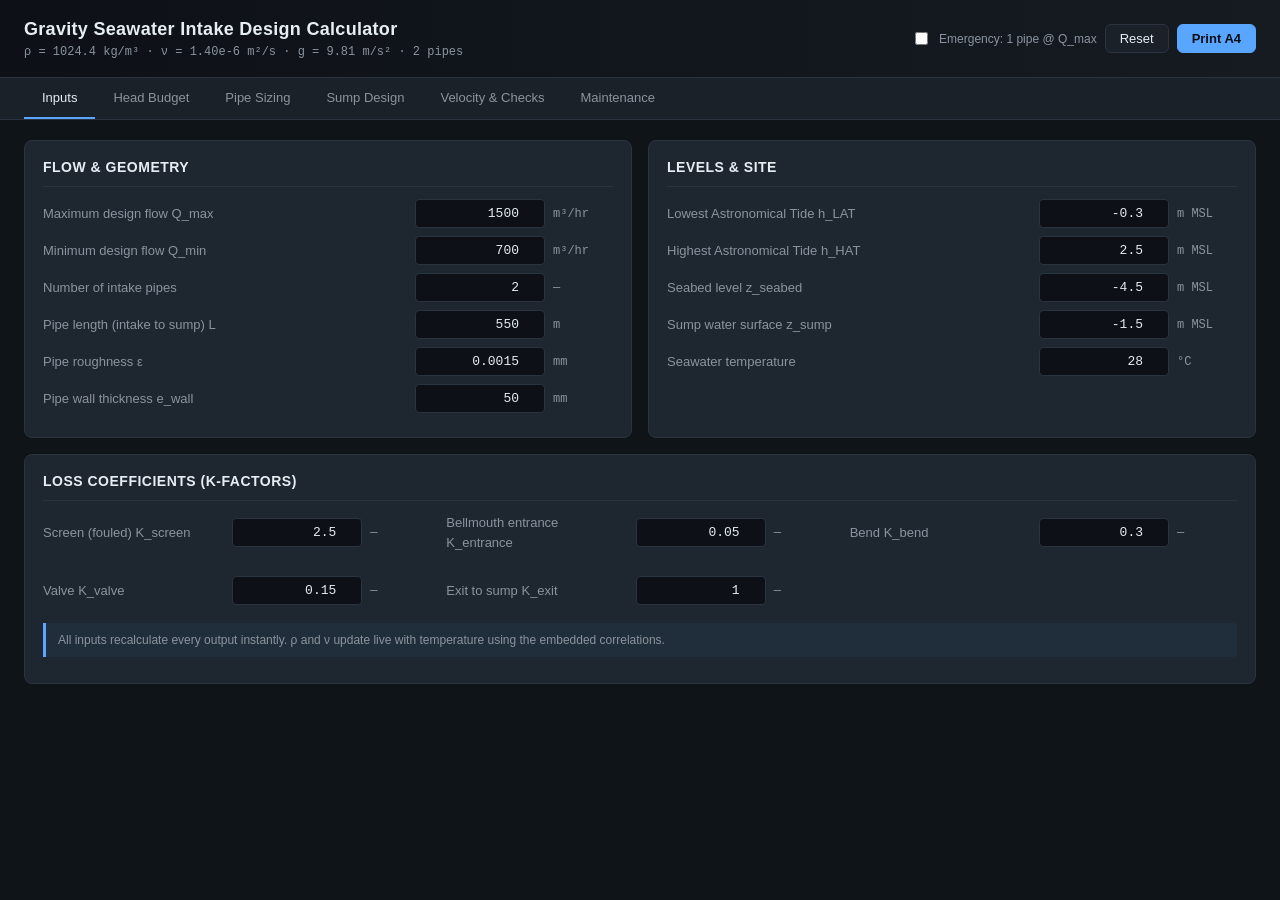
<file: intake_calc_old.html>
<!DOCTYPE html>
<html lang="en">
<head>
<meta charset="UTF-8">
<title>Gravity Seawater Intake Design Calculator</title>
<style>
  :root {
    --bg: #0f1419;
    --bg-elev: #1a2129;
    --bg-card: #1e2630;
    --border: #2a3441;
    --text: #e6edf3;
    --text-dim: #8b949e;
    --accent: #58a6ff;
    --accent-2: #79c0ff;
    --green: #3fb950;
    --red: #f85149;
    --amber: #d29922;
    --mono: ui-monospace, SFMono-Regular, "SF Mono", Consolas, "Liberation Mono", Menlo, monospace;
  }
  * { box-sizing: border-box; }
  html, body {
    margin: 0; padding: 0;
    background: var(--bg);
    color: var(--text);
    font-family: -apple-system, BlinkMacSystemFont, "Segoe UI", Roboto, sans-serif;
    font-size: 14px;
    line-height: 1.5;
  }
  header {
    background: linear-gradient(90deg, #0d1117 0%, #161b22 100%);
    border-bottom: 1px solid var(--border);
    padding: 16px 24px;
    display: flex;
    justify-content: space-between;
    align-items: center;
  }
  header h1 {
    margin: 0;
    font-size: 18px;
    font-weight: 600;
    letter-spacing: 0.3px;
  }
  header .meta {
    color: var(--text-dim);
    font-size: 12px;
    font-family: var(--mono);
  }
  .toolbar {
    display: flex;
    gap: 8px;
    align-items: center;
  }
  button {
    background: var(--bg-elev);
    color: var(--text);
    border: 1px solid var(--border);
    padding: 6px 14px;
    border-radius: 6px;
    cursor: pointer;
    font-size: 13px;
    font-family: inherit;
  }
  button:hover { background: #28323e; border-color: var(--accent); }
  button.primary { background: var(--accent); color: #0b0e13; border-color: var(--accent); font-weight: 600; }
  button.primary:hover { background: var(--accent-2); }
  .toggle {
    display: flex;
    align-items: center;
    gap: 8px;
    font-size: 12px;
    color: var(--text-dim);
  }
  .toggle input { accent-color: var(--accent); }

  nav.tabs {
    background: var(--bg-elev);
    border-bottom: 1px solid var(--border);
    display: flex;
    padding: 0 24px;
    overflow-x: auto;
  }
  nav.tabs button {
    background: transparent;
    border: none;
    border-bottom: 2px solid transparent;
    border-radius: 0;
    padding: 12px 18px;
    color: var(--text-dim);
    font-size: 13px;
    white-space: nowrap;
  }
  nav.tabs button.active {
    color: var(--text);
    border-bottom-color: var(--accent);
  }
  nav.tabs button:hover { color: var(--text); background: transparent; }

  main {
    padding: 20px 24px 60px;
    max-width: 1400px;
    margin: 0 auto;
  }
  .panel { display: none; }
  .panel.active { display: block; }
  .grid-2 { display: grid; grid-template-columns: 1fr 1fr; gap: 16px; }
  .grid-3 { display: grid; grid-template-columns: repeat(3, 1fr); gap: 16px; }
  @media (max-width: 900px) {
    .grid-2, .grid-3 { grid-template-columns: 1fr; }
  }

  .card {
    background: var(--bg-card);
    border: 1px solid var(--border);
    border-radius: 8px;
    padding: 16px 18px;
    margin-bottom: 16px;
  }
  .card h2 {
    margin: 0 0 12px;
    font-size: 14px;
    font-weight: 600;
    color: var(--text);
    text-transform: uppercase;
    letter-spacing: 0.5px;
    padding-bottom: 8px;
    border-bottom: 1px solid var(--border);
  }
  .card h3 {
    margin: 12px 0 8px;
    font-size: 12px;
    font-weight: 600;
    color: var(--text-dim);
    text-transform: uppercase;
    letter-spacing: 0.5px;
  }

  .input-row {
    display: grid;
    grid-template-columns: 1fr 130px 60px;
    gap: 8px;
    align-items: center;
    margin-bottom: 8px;
  }
  .input-row label {
    font-size: 13px;
    color: var(--text-dim);
  }
  .input-row input {
    background: #0d1117;
    border: 1px solid var(--border);
    color: var(--text);
    padding: 6px 10px;
    border-radius: 4px;
    font-family: var(--mono);
    font-size: 13px;
    text-align: right;
    width: 100%;
  }
  .input-row input:focus {
    outline: none;
    border-color: var(--accent);
  }
  .input-row .unit {
    font-family: var(--mono);
    font-size: 12px;
    color: var(--text-dim);
  }

  .out-row {
    display: flex;
    justify-content: space-between;
    padding: 6px 0;
    border-bottom: 1px dashed var(--border);
    font-size: 13px;
  }
  .out-row:last-child { border-bottom: none; }
  .out-row .key { color: var(--text-dim); }
  .out-row .val { font-family: var(--mono); color: var(--text); font-weight: 500; }

  .badge {
    display: inline-block;
    padding: 2px 10px;
    border-radius: 12px;
    font-size: 11px;
    font-weight: 600;
    font-family: var(--mono);
    letter-spacing: 0.5px;
  }
  .badge.pass { background: rgba(63,185,80,0.15); color: var(--green); border: 1px solid rgba(63,185,80,0.4); }
  .badge.fail { background: rgba(248,81,73,0.15); color: var(--red); border: 1px solid rgba(248,81,73,0.4); }
  .badge.warn { background: rgba(210,153,34,0.15); color: var(--amber); border: 1px solid rgba(210,153,34,0.4); }

  .hot-red { color: var(--red) !important; font-weight: 700; }
  .hot-amber { color: var(--amber) !important; font-weight: 600; }
  .hot-green { color: var(--green) !important; }

  table.checks {
    width: 100%;
    border-collapse: collapse;
    font-size: 13px;
  }
  table.checks th, table.checks td {
    padding: 8px 10px;
    text-align: left;
    border-bottom: 1px solid var(--border);
  }
  table.checks th {
    color: var(--text-dim);
    font-weight: 600;
    text-transform: uppercase;
    font-size: 11px;
    letter-spacing: 0.5px;
  }
  table.checks td.val { font-family: var(--mono); }

  .dn-grid {
    display: grid;
    grid-template-columns: repeat(8, 1fr);
    gap: 6px;
    margin-top: 8px;
  }
  .dn {
    background: #0d1117;
    border: 1px solid var(--border);
    border-radius: 4px;
    padding: 8px 4px;
    text-align: center;
    font-family: var(--mono);
    font-size: 12px;
    color: var(--text-dim);
  }
  .dn.recommended {
    background: rgba(88,166,255,0.15);
    border-color: var(--accent);
    color: var(--accent-2);
    font-weight: 700;
  }

  canvas {
    display: block;
    width: 100%;
    background: #0d1117;
    border-radius: 4px;
    margin-top: 6px;
  }

  .schematic-card { padding: 16px; }
  .info-line {
    font-size: 12px;
    color: var(--text-dim);
    font-family: var(--mono);
    margin: 4px 0;
  }
  .legend { display: flex; gap: 14px; flex-wrap: wrap; font-size: 11px; color: var(--text-dim); margin-top: 6px; }
  .legend span::before {
    content: "";
    display: inline-block;
    width: 10px; height: 10px;
    margin-right: 5px;
    border-radius: 2px;
    vertical-align: middle;
  }
  .legend .lf::before { background: #58a6ff; }
  .legend .lm::before { background: #d29922; }
  .legend .la::before { background: #3fb950; }
  .legend .lr::before { background: #f85149; }

  .note {
    font-size: 12px;
    color: var(--text-dim);
    background: rgba(88,166,255,0.05);
    border-left: 3px solid var(--accent);
    padding: 8px 12px;
    margin: 10px 0;
    border-radius: 0 4px 4px 0;
  }
  .warn-note {
    border-left-color: var(--amber);
    background: rgba(210,153,34,0.05);
    color: #e8d6a3;
  }

  @media print {
    body { background: white; color: black; }
    header, nav.tabs, .toolbar, .no-print { display: none !important; }
    .panel { display: block !important; page-break-after: always; }
    .panel:last-child { page-break-after: auto; }
    main { padding: 12mm; max-width: none; }
    .card { background: white; border: 1px solid #999; box-shadow: none; color: black; page-break-inside: avoid; }
    .card h2, .card h3, .out-row .val, .info-line { color: black; }
    .out-row .key, .input-row label { color: #444; }
    .input-row input { background: #f7f7f7; color: black; border-color: #ccc; }
    .badge.pass { background: #e6f4ea; color: #1e7e34; border-color: #1e7e34; }
    .badge.fail { background: #fbe9e7; color: #b71c1c; border-color: #b71c1c; }
    .badge.warn { background: #fff3e0; color: #8a5500; border-color: #8a5500; }
    canvas { background: white; border: 1px solid #ccc; }
    .dn { background: white; border: 1px solid #ccc; color: #444; }
    .dn.recommended { background: #e6f0ff; color: #003e9b; border-color: #003e9b; }
    @page { size: A4; margin: 12mm; }
  }
</style>
</head>
<body>

<header>
  <div>
    <h1>Gravity Seawater Intake Design Calculator</h1>
    <div class="meta" id="meta-line">ρ = 1025 kg/m³ · ν = 1.04e-6 m²/s · g = 9.81 m/s²</div>
  </div>
  <div class="toolbar no-print">
    <label class="toggle">
      <input type="checkbox" id="emergency"> Emergency: 1 pipe @ Q_max
    </label>
    <button onclick="resetDefaults()">Reset</button>
    <button class="primary" onclick="window.print()">Print A4</button>
  </div>
</header>

<nav class="tabs no-print">
  <button class="tab-btn active" data-tab="inputs">Inputs</button>
  <button class="tab-btn" data-tab="head">Head Budget</button>
  <button class="tab-btn" data-tab="pipe">Pipe Sizing</button>
  <button class="tab-btn" data-tab="sump">Sump Design</button>
  <button class="tab-btn" data-tab="checks">Velocity &amp; Checks</button>
  <button class="tab-btn" data-tab="maint">Maintenance</button>
</nav>

<main>

<!-- =============== INPUTS =============== -->
<section class="panel active" id="panel-inputs">
  <div class="grid-2">
    <div class="card">
      <h2>Flow &amp; Geometry</h2>
      <div class="input-row"><label>Maximum design flow Q_max</label><input type="number" id="Q_max_m3hr" step="10"><span class="unit">m³/hr</span></div>
      <div class="input-row"><label>Minimum design flow Q_min</label><input type="number" id="Q_min_m3hr" step="10"><span class="unit">m³/hr</span></div>
      <div class="input-row"><label>Number of intake pipes</label><input type="number" id="pipes_count" step="1" min="1"><span class="unit">—</span></div>
      <div class="input-row"><label>Pipe length (intake to sump) L</label><input type="number" id="L_m" step="10"><span class="unit">m</span></div>
      <div class="input-row"><label>Pipe roughness ε</label><input type="number" id="epsilon_mm" step="0.0001"><span class="unit">mm</span></div>
      <div class="input-row"><label>Pipe wall thickness e_wall</label><input type="number" id="e_wall_mm" step="1"><span class="unit">mm</span></div>
    </div>

    <div class="card">
      <h2>Levels &amp; Site</h2>
      <div class="input-row"><label>Lowest Astronomical Tide h_LAT</label><input type="number" id="h_LAT_m" step="0.05"><span class="unit">m MSL</span></div>
      <div class="input-row"><label>Highest Astronomical Tide h_HAT</label><input type="number" id="h_HAT_m" step="0.05"><span class="unit">m MSL</span></div>
      <div class="input-row"><label>Seabed level z_seabed</label><input type="number" id="z_seabed_m" step="0.1"><span class="unit">m MSL</span></div>
      <div class="input-row"><label>Sump water surface z_sump</label><input type="number" id="z_sump_m" step="0.05"><span class="unit">m MSL</span></div>
      <div class="input-row"><label>Seawater temperature</label><input type="number" id="temp_C" step="0.5"><span class="unit">°C</span></div>
    </div>
  </div>

  <div class="card">
    <h2>Loss Coefficients (K-factors)</h2>
    <div class="grid-3">
      <div class="input-row"><label>Screen (fouled) K_screen</label><input type="number" id="K_screen_fouled" step="0.1"><span class="unit">—</span></div>
      <div class="input-row"><label>Bellmouth entrance K_entrance</label><input type="number" id="K_entrance" step="0.05"><span class="unit">—</span></div>
      <div class="input-row"><label>Bend K_bend</label><input type="number" id="K_bend" step="0.05"><span class="unit">—</span></div>
      <div class="input-row"><label>Valve K_valve</label><input type="number" id="K_valve" step="0.05"><span class="unit">—</span></div>
      <div class="input-row"><label>Exit to sump K_exit</label><input type="number" id="K_exit" step="0.05"><span class="unit">—</span></div>
    </div>
    <div class="note">All inputs recalculate every output instantly. ρ and ν update live with temperature using the embedded correlations.</div>
  </div>
</section>

<!-- =============== HEAD BUDGET =============== -->
<section class="panel" id="panel-head">
  <div class="grid-2">
    <div class="card">
      <h2>Available Head</h2>
      <div class="out-row"><span class="key">H_avail at LAT (h_LAT − z_sump)</span><span class="val" id="H_avail_min">—</span></div>
      <div class="out-row"><span class="key">H_avail at HAT (h_HAT − z_sump)</span><span class="val" id="H_avail_max">—</span></div>
      <div class="out-row"><span class="key">Required head H_required</span><span class="val" id="H_required">—</span></div>
      <div class="out-row"><span class="key">Margin at LAT</span><span class="val" id="H_margin">—</span></div>
      <div class="out-row"><span class="key">Margin at HAT</span><span class="val" id="H_margin_HAT">—</span></div>
    </div>

    <div class="card">
      <h2>Loss Breakdown</h2>
      <div class="out-row"><span class="key">Friction loss h_f</span><span class="val" id="hf">—</span></div>
      <div class="out-row"><span class="key">Minor losses Σ K · V²/2g</span><span class="val" id="hm_total">—</span></div>
      <div class="out-row"><span class="key">Velocity head V²/2g</span><span class="val" id="vhead">—</span></div>
      <div class="out-row"><span class="key">Reynolds number Re</span><span class="val" id="Re_value">—</span></div>
      <div class="out-row"><span class="key">Friction factor f (Swamee–Jain)</span><span class="val" id="f_val">—</span></div>
    </div>
  </div>

  <div class="card">
    <h2>Head Budget — Stacked Bar (m)</h2>
    <canvas id="head-canvas" height="220"></canvas>
    <div class="legend">
      <span class="la">Available head (LAT)</span>
      <span class="lf">Friction</span>
      <span class="lm">Minor losses</span>
      <span class="lr">Required total</span>
    </div>
  </div>
</section>

<!-- =============== PIPE SIZING =============== -->
<section class="panel" id="panel-pipe">
  <div class="grid-2">
    <div class="card">
      <h2>Recommended Pipe</h2>
      <div class="out-row"><span class="key">Iterated pipe diameter D</span><span class="val" id="D_m">—</span></div>
      <div class="out-row"><span class="key">Selected HDPE DN (OD)</span><span class="val" id="DN_mm">—</span></div>
      <div class="out-row"><span class="key">Velocity at Q_max (per pipe)</span><span class="val" id="V_at_Qmax">—</span></div>
      <div class="out-row"><span class="key">Velocity at Q_min (single pipe)</span><span class="val" id="V_at_Qmin">—</span></div>
      <div class="out-row"><span class="key">Q per pipe at Q_max</span><span class="val" id="Q_per_pipe">—</span></div>
      <div class="out-row"><span class="key">Flow regime</span><span class="val" id="regime">—</span></div>
    </div>

    <div class="card">
      <h2>HDPE DN Catalog</h2>
      <p class="info-line">Recommended size highlighted. Iteration: D = 0.30…1.50 m, step 0.05 m. Smallest D where margin&nbsp;&gt;&nbsp;0 and 0.8 ≤ V ≤ 2.0&nbsp;m/s is selected; rounded up to nearest catalog DN.</p>
      <div class="dn-grid" id="dn-grid"></div>
    </div>
  </div>

  <div class="card">
    <h2>Iteration Trace (D vs V vs H_margin)</h2>
    <canvas id="iter-canvas" height="220"></canvas>
    <p class="info-line" id="iter-info">—</p>
  </div>
</section>

<!-- =============== SUMP =============== -->
<section class="panel" id="panel-sump">
  <div class="grid-2">
    <div class="card">
      <h2>Submergence &amp; Vortex</h2>
      <div class="out-row"><span class="key">Bellmouth diameter D_bell ≈ 1.5·D</span><span class="val" id="D_bell">—</span></div>
      <div class="out-row"><span class="key">Min. submergence S_min = 0.7·V·√D</span><span class="val" id="S_min">—</span></div>
      <div class="out-row"><span class="key">Pipe invert z_invert = z_seabed − 1.2 − D</span><span class="val" id="z_invert">—</span></div>
      <div class="out-row"><span class="key">Bellmouth top z_bellmouth_top</span><span class="val" id="z_bellmouth_top">—</span></div>
      <div class="out-row"><span class="key">Submergence above bell at LAT</span><span class="val" id="submergence_actual">—</span></div>
      <div class="out-row"><span class="key">Submergence check</span><span class="val" id="submergence_check">—</span></div>
    </div>

    <div class="card">
      <h2>Sump Geometry</h2>
      <div class="out-row"><span class="key">Retention time t_retention</span><span class="val">180 s</span></div>
      <div class="out-row"><span class="key">Sump volume V_sump = Q_max · t</span><span class="val" id="sump_volume">—</span></div>
      <div class="out-row"><span class="key">Sump depth |z_sump|+2.0</span><span class="val" id="sump_depth">—</span></div>
      <div class="out-row"><span class="key">Sump width max(2·D_bell, 2.0)</span><span class="val" id="sump_width">—</span></div>
      <div class="out-row"><span class="key">Sump length</span><span class="val" id="sump_length">—</span></div>
      <div class="out-row"><span class="key">Sump L × W × D</span><span class="val" id="sump_LWD">—</span></div>
    </div>
  </div>

  <div class="card">
    <h2>Sectional Schematic</h2>
    <canvas id="schematic-canvas" height="320"></canvas>
    <p class="info-line">All elevations referenced to MSL (m). Scale not literal; relative levels preserved.</p>
  </div>
</section>

<!-- =============== CHECKS =============== -->
<section class="panel" id="panel-checks">
  <div class="card">
    <h2>Design Checks</h2>
    <table class="checks">
      <thead><tr><th>#</th><th>Check</th><th>Criterion</th><th>Computed</th><th>Status</th></tr></thead>
      <tbody id="checks-tbody"></tbody>
    </table>
  </div>

  <div class="grid-2">
    <div class="card">
      <h2>Self-Cleaning &amp; Slot Velocity</h2>
      <div class="out-row"><span class="key">Self-cleansing velocity V_sc (sediment)</span><span class="val" id="V_sc">—</span></div>
      <div class="out-row"><span class="key">Max screen slot velocity V_slot</span><span class="val">≤ 0.15 m/s</span></div>
      <div class="out-row"><span class="key">Operating V at Q_max</span><span class="val" id="V_op">—</span></div>
      <p class="info-line">V_sc derived from Shields/Camp: V_sc = √(8·0.04/f · g · (s−1) · d), with s=2.65 and d=0.0002 m.</p>
    </div>

    <div class="card">
      <h2>Surge / Water Hammer</h2>
      <div class="out-row"><span class="key">Wave celerity a</span><span class="val" id="celerity">—</span></div>
      <div class="out-row"><span class="key">Joukowsky head ΔH = a·V/g</span><span class="val" id="surge_head">—</span></div>
      <div class="out-row"><span class="key">Min. valve closure time t_close = 2·L/a</span><span class="val" id="t_close">—</span></div>
      <p class="info-line">a = 1480 / √(1 + (2.2e9 / 3e8) · (D / e_wall))</p>
    </div>
  </div>
</section>

<!-- =============== MAINTENANCE =============== -->
<section class="panel" id="panel-maint">
  <div class="grid-2">
    <div class="card">
      <h2>Chlorination</h2>
      <div class="out-row"><span class="key">Continuous Cl₂ residual</span><span class="val">0.2 – 0.5 mg/L</span></div>
      <div class="out-row"><span class="key">Shock dose (weekly)</span><span class="val">2 – 5 mg/L for 30 min</span></div>
      <div class="out-row"><span class="key">Dosing point</span><span class="val">Bellmouth + sump inlet</span></div>
      <p class="info-line">Marine biofouling control: continuous low-residual chlorination supplemented by periodic shock dosing during high biological activity.</p>
    </div>

    <div class="card">
      <h2>Pigging &amp; Cleaning</h2>
      <div class="out-row"><span class="key">Foam-pig propulsion velocity</span><span class="val">1.0 – 3.0 m/s</span></div>
      <div class="out-row"><span class="key">Operating V at Q_max</span><span class="val" id="V_op_2">—</span></div>
      <div class="out-row"><span class="key">Pigging interval (typical)</span><span class="val">6 – 12 months</span></div>
      <div class="out-row"><span class="key">Diver inspection</span><span class="val">Annual; before storm season</span></div>
    </div>
  </div>

  <div class="card">
    <h2>Operational Notes</h2>
    <ul style="margin:6px 0 0; padding-left:20px; color:var(--text-dim); font-size:13px; line-height:1.7;">
      <li>Maintain V ≥ 0.6 m/s in single-pipe operation to prevent sediment deposition.</li>
      <li>Keep both pipes balanced via butterfly valve modulation; isolate one pipe for screen cleaning during off-peak.</li>
      <li>Monitor differential pressure across coarse screens — replace/clean when ΔP exceeds 50% of clean value.</li>
      <li>Verify air-release valves at high points are leak-free; trapped air increases hf and risks vortex.</li>
      <li>Surge analysis must be repeated whenever closure time, valve type, or pipe schedule changes.</li>
    </ul>
  </div>
</section>

</main>

<script>
"use strict";

const DEFAULTS = {
  Q_max_m3hr: 1500,
  Q_min_m3hr: 700,
  L_m: 550,
  h_LAT_m: -0.3,
  h_HAT_m: 2.5,
  z_seabed_m: -4.5,
  z_sump_m: -1.5,
  temp_C: 28,
  epsilon_mm: 0.0015,
  e_wall_mm: 50,
  K_screen_fouled: 2.5,
  K_entrance: 0.05,
  K_bend: 0.3,
  K_valve: 0.15,
  K_exit: 1.0,
  pipes_count: 2
};

const HDPE_DN = [315, 400, 500, 630, 710, 800, 900, 1000];

const G = 9.81;

// ---------- Utility ----------
function $(id) { return document.getElementById(id); }
function fmt(v, d = 3) {
  if (v === null || v === undefined || !isFinite(v)) return "—";
  if (Math.abs(v) >= 1e6) return v.toExponential(2);
  return Number(v).toFixed(d);
}
function getInput(id) { return parseFloat($(id).value); }
function setInput(id, v) { $(id).value = v; }

function rhoOf(temp) { return 1025 - 0.2 * (temp - 25); }
function nuOf(temp) {
  const t = temp - 20;
  return 1.79e-6 / (1 + 0.033 * t + 0.00022 * t * t);
}

function frictionFactor(eps_m, D, Re) {
  if (Re <= 0) return 0;
  const arg = eps_m / (3.7 * D) + 5.74 / Math.pow(Re, 0.9);
  const den = Math.log10(arg);
  return 0.25 / (den * den);
}

function computeFor(D, Q_per_pipe, L, eps_m, nu, sumK) {
  const A = Math.PI * D * D / 4;
  const V = Q_per_pipe / A;
  const Re = V * D / nu;
  const f = frictionFactor(eps_m, D, Re);
  const vhead = V * V / (2 * G);
  const hf = f * (L / D) * vhead;
  const hm = sumK * vhead;
  return { D, A, V, Re, f, vhead, hf, hm, H_req: hf + hm };
}

function pickDN(D_m) {
  const Dmm = D_m * 1000;
  for (const dn of HDPE_DN) if (dn >= Dmm) return dn;
  return HDPE_DN[HDPE_DN.length - 1];
}

// ---------- Main calc ----------
let LAST = null;

function calc() {
  const I = {};
  for (const k of Object.keys(DEFAULTS)) I[k] = getInput(k);
  const emergency = $("emergency").checked;

  const rho = rhoOf(I.temp_C);
  const nu = nuOf(I.temp_C);
  const eps_m = I.epsilon_mm / 1000;
  const e_wall_m = I.e_wall_mm / 1000;
  const sumK = I.K_screen_fouled + I.K_entrance + I.K_bend + I.K_valve + I.K_exit;

  const Q_max_m3s = I.Q_max_m3hr / 3600;
  const Q_min_m3s = I.Q_min_m3hr / 3600;

  const pipes_active = emergency ? 1 : I.pipes_count;
  const Q_per_pipe = Q_max_m3s / pipes_active;
  const Q_per_pipe_min = Q_min_m3s; // single pipe at Q_min for the V_min check

  const H_avail_min = I.h_LAT_m - I.z_sump_m;
  const H_avail_max = I.h_HAT_m - I.z_sump_m;

  // Iteration: D from 0.3..1.5 step 0.05, smallest D where H_margin > 0 and 0.8 <= V <= 2.0
  const trace = [];
  let chosen = null;
  for (let D = 0.30; D <= 1.5001; D += 0.05) {
    const Dr = Math.round(D * 100) / 100;
    const r = computeFor(Dr, Q_per_pipe, I.L_m, eps_m, nu, sumK);
    const margin = H_avail_min - r.H_req;
    const ok_margin = margin > 0;
    const ok_V = r.V >= 0.8 && r.V <= 2.0;
    trace.push({ D: Dr, V: r.V, H_req: r.H_req, margin, ok: ok_margin && ok_V });
    if (!chosen && ok_margin && ok_V) chosen = { D: Dr, ...r, margin };
  }
  if (!chosen) {
    // Fall back to largest tried
    const D = 1.5;
    const r = computeFor(D, Q_per_pipe, I.L_m, eps_m, nu, sumK);
    chosen = { D, ...r, margin: H_avail_min - r.H_req };
  }

  const DN = pickDN(chosen.D);
  const D_used = DN / 1000;
  const final = computeFor(D_used, Q_per_pipe, I.L_m, eps_m, nu, sumK);
  const margin_LAT = H_avail_min - final.H_req;
  const margin_HAT = H_avail_max - final.H_req;

  // V at Q_min (single pipe)
  const V_qmin = Q_per_pipe_min / (Math.PI * D_used * D_used / 4);

  // Submergence/vortex
  const D_bell = 1.5 * D_used;
  const S_min = 0.7 * final.V * Math.sqrt(D_used);
  const z_invert = I.z_seabed_m - 1.2 - D_used;
  const z_bellmouth_top = z_invert + D_used;
  const submergence_actual = I.h_LAT_m - z_bellmouth_top;
  const submergence_ok = submergence_actual >= S_min;

  // Sump
  const t_retention = 180;
  const V_sump = Q_max_m3s * t_retention;
  const sump_depth = Math.abs(I.z_sump_m) + 2.0;
  const sump_width = Math.max(2 * D_bell, 2.0);
  const sump_length = V_sump / (sump_width * sump_depth);

  // Self-cleansing velocity (Camp/Shields with f from final)
  const V_sc = Math.sqrt(8 * 0.04 / final.f * G * (2.65 - 1) * 0.0002);

  // Surge
  const a_celerity = 1480 / Math.sqrt(1 + (2.2e9 / 3e8) * (D_used / e_wall_m));
  const dH_surge = a_celerity * final.V / G;
  const t_close_min = 2 * I.L_m / a_celerity;

  // Regime
  let regime = "—";
  if (final.Re < 2300) regime = "Laminar";
  else if (final.Re < 4000) regime = "Transitional";
  else regime = "Turbulent";

  LAST = {
    I, rho, nu, eps_m, sumK, Q_max_m3s, Q_min_m3s, pipes_active, Q_per_pipe,
    H_avail_min, H_avail_max, trace, chosen, DN, D_used, final,
    margin_LAT, margin_HAT, V_qmin,
    D_bell, S_min, z_invert, z_bellmouth_top, submergence_actual, submergence_ok,
    V_sump, sump_depth, sump_width, sump_length, t_retention,
    V_sc, a_celerity, dH_surge, t_close_min, regime, emergency
  };

  render();
}

// ---------- Render ----------
function setText(id, txt, cls) {
  const el = $(id);
  if (!el) return;
  el.textContent = txt;
  el.classList.remove("hot-red", "hot-amber", "hot-green");
  if (cls) el.classList.add(cls);
}

function badge(cond, label_pass = "PASS", label_fail = "FAIL") {
  return cond
    ? `<span class="badge pass">${label_pass}</span>`
    : `<span class="badge fail">${label_fail}</span>`;
}

function render() {
  const L = LAST;

  $("meta-line").textContent =
    `ρ = ${fmt(L.rho, 1)} kg/m³ · ν = ${L.nu.toExponential(2)} m²/s · g = 9.81 m/s² · ` +
    `${L.emergency ? "EMERGENCY: 1 pipe @ Q_max" : `${L.I.pipes_count} pipes`}`;

  // Head budget
  setText("H_avail_min", fmt(L.H_avail_min, 3) + " m");
  setText("H_avail_max", fmt(L.H_avail_max, 3) + " m");
  setText("H_required", fmt(L.final.H_req, 3) + " m");
  const marginCls = L.margin_LAT < 0.2 ? "hot-red" : (L.margin_LAT < 0.4 ? "hot-amber" : "hot-green");
  setText("H_margin", fmt(L.margin_LAT, 3) + " m", marginCls);
  setText("H_margin_HAT", fmt(L.margin_HAT, 3) + " m", L.margin_HAT < 0 ? "hot-red" : null);
  setText("hf", fmt(L.final.hf, 3) + " m");
  setText("hm_total", fmt(L.final.hm, 3) + " m");
  setText("vhead", fmt(L.final.vhead, 4) + " m");
  setText("Re_value", L.final.Re.toExponential(2));
  setText("f_val", fmt(L.final.f, 5));

  // Pipe sizing
  setText("D_m", fmt(L.D_used, 3) + " m  (iterated " + fmt(L.chosen.D, 2) + " m)");
  setText("DN_mm", "DN " + L.DN + " (OD " + L.DN + " mm)");
  const vCls = (L.final.V < 0.8 || L.final.V > 2.0) ? "hot-red" : "hot-green";
  setText("V_at_Qmax", fmt(L.final.V, 3) + " m/s", vCls);
  const vMinCls = L.V_qmin < 0.6 ? "hot-red" : "hot-green";
  setText("V_at_Qmin", fmt(L.V_qmin, 3) + " m/s" + (L.V_qmin < 0.6 ? "  ⚠ deposition risk" : ""), vMinCls);
  setText("Q_per_pipe", fmt(L.Q_per_pipe, 4) + " m³/s");
  setText("regime", L.regime + " (Re " + L.final.Re.toExponential(1) + ")");

  // DN catalog
  const dnGrid = $("dn-grid");
  dnGrid.innerHTML = "";
  for (const dn of HDPE_DN) {
    const div = document.createElement("div");
    div.className = "dn" + (dn === L.DN ? " recommended" : "");
    div.textContent = "DN " + dn;
    dnGrid.appendChild(div);
  }

  $("iter-info").textContent =
    `Iterated min D = ${fmt(L.chosen.D, 2)} m → rounded up to DN ${L.DN}.  ` +
    `Final V = ${fmt(L.final.V, 3)} m/s, H_req = ${fmt(L.final.H_req, 3)} m.`;

  // Sump
  setText("D_bell", fmt(L.D_bell, 3) + " m");
  setText("S_min", fmt(L.S_min, 3) + " m");
  setText("z_invert", fmt(L.z_invert, 3) + " m MSL");
  setText("z_bellmouth_top", fmt(L.z_bellmouth_top, 3) + " m MSL");
  setText("submergence_actual", fmt(L.submergence_actual, 3) + " m");
  $("submergence_check").innerHTML = badge(L.submergence_ok);

  setText("sump_volume", fmt(L.V_sump, 1) + " m³");
  setText("sump_depth", fmt(L.sump_depth, 2) + " m");
  setText("sump_width", fmt(L.sump_width, 2) + " m");
  setText("sump_length", fmt(L.sump_length, 2) + " m");
  setText("sump_LWD", `${fmt(L.sump_length, 2)} × ${fmt(L.sump_width, 2)} × ${fmt(L.sump_depth, 2)} m`);

  // Self-cleansing & surge
  setText("V_sc", fmt(L.V_sc, 3) + " m/s");
  setText("V_op", fmt(L.final.V, 3) + " m/s");
  setText("V_op_2", fmt(L.final.V, 3) + " m/s");
  setText("celerity", fmt(L.a_celerity, 1) + " m/s");
  setText("surge_head", fmt(L.dH_surge, 2) + " m");
  setText("t_close", "≥ " + fmt(L.t_close_min, 2) + " s");

  // Checks table
  const checks = [
    {
      name: "Head margin at LAT",
      crit: "> 0.20 m",
      val: fmt(L.margin_LAT, 3) + " m",
      ok: L.margin_LAT > 0.2
    },
    {
      name: "Velocity at Q_max",
      crit: "0.80 ≤ V ≤ 2.00 m/s",
      val: fmt(L.final.V, 3) + " m/s",
      ok: L.final.V >= 0.8 && L.final.V <= 2.0
    },
    {
      name: "Velocity at Q_min (single pipe)",
      crit: "≥ 0.60 m/s",
      val: fmt(L.V_qmin, 3) + " m/s",
      ok: L.V_qmin >= 0.6
    },
    {
      name: "Submergence above bellmouth",
      crit: "≥ S_min = " + fmt(L.S_min, 3) + " m",
      val: fmt(L.submergence_actual, 3) + " m",
      ok: L.submergence_ok
    },
    {
      name: "Screen slot velocity",
      crit: "≤ 0.15 m/s (design constraint)",
      val: "≤ 0.15 m/s",
      ok: true
    },
    {
      name: "Margin at HAT (no reverse pressure)",
      crit: "> 0 (sump can drain at HAT)",
      val: fmt(L.margin_HAT, 3) + " m",
      ok: L.margin_HAT > 0
    }
  ];
  const tbody = $("checks-tbody");
  tbody.innerHTML = "";
  checks.forEach((c, i) => {
    const tr = document.createElement("tr");
    tr.innerHTML =
      `<td>${i + 1}</td>` +
      `<td>${c.name}</td>` +
      `<td>${c.crit}</td>` +
      `<td class="val">${c.val}</td>` +
      `<td>${badge(c.ok)}</td>`;
    tbody.appendChild(tr);
  });

  drawHeadBudget();
  drawIteration();
  drawSchematic();
}

// ---------- Canvases ----------
function fitCanvas(canvas) {
  const dpr = window.devicePixelRatio || 1;
  const rect = canvas.getBoundingClientRect();
  canvas.width = rect.width * dpr;
  canvas.height = (canvas.getAttribute("height") || 220) * dpr;
  const ctx = canvas.getContext("2d");
  ctx.setTransform(dpr, 0, 0, dpr, 0, 0);
  return { ctx, w: rect.width, h: parseInt(canvas.getAttribute("height") || 220) };
}

function drawHeadBudget() {
  const c = $("head-canvas");
  const { ctx, w, h } = fitCanvas(c);
  ctx.clearRect(0, 0, w, h);
  ctx.fillStyle = "#0d1117";
  ctx.fillRect(0, 0, w, h);

  const L = LAST;
  const items = [
    { label: "Available (LAT)", val: L.H_avail_min, color: "#3fb950" },
    { label: "Required: hf", val: L.final.hf, color: "#58a6ff", stack: true },
    { label: "Required: hm", val: L.final.hm, color: "#d29922", stack: true }
  ];

  // Layout: 2 bars - "Available" and "Required (hf+hm)"
  const max = Math.max(L.H_avail_min, L.final.H_req, 0.5) * 1.15;
  const padL = 60, padR = 20, padT = 20, padB = 36;
  const plotW = w - padL - padR, plotH = h - padT - padB;
  const yScale = plotH / max;

  // Axes
  ctx.strokeStyle = "#2a3441";
  ctx.lineWidth = 1;
  ctx.beginPath();
  ctx.moveTo(padL, padT); ctx.lineTo(padL, h - padB); ctx.lineTo(w - padR, h - padB);
  ctx.stroke();

  // Y ticks
  ctx.fillStyle = "#8b949e";
  ctx.font = "11px ui-monospace, monospace";
  ctx.textAlign = "right";
  const ticks = 5;
  for (let i = 0; i <= ticks; i++) {
    const v = (max * i) / ticks;
    const y = h - padB - v * yScale;
    ctx.fillText(v.toFixed(2), padL - 6, y + 3);
    ctx.strokeStyle = "#1c2530";
    ctx.beginPath();
    ctx.moveTo(padL, y); ctx.lineTo(w - padR, y); ctx.stroke();
  }

  // Bars
  const barW = Math.min(120, plotW / 4);
  const gap = plotW / 3;
  const x1 = padL + gap / 2 - barW / 2;
  const x2 = padL + gap + gap / 2 - barW / 2;

  // Available
  const hAvail = L.H_avail_min * yScale;
  ctx.fillStyle = "#3fb950";
  ctx.fillRect(x1, h - padB - hAvail, barW, hAvail);
  ctx.fillStyle = "#0d1117";
  ctx.font = "bold 12px ui-monospace, monospace";
  ctx.textAlign = "center";
  ctx.fillText(L.H_avail_min.toFixed(2), x1 + barW / 2, h - padB - hAvail + 14);

  // Required stacked: hf + hm
  let yCur = h - padB;
  const hfh = L.final.hf * yScale;
  ctx.fillStyle = "#58a6ff";
  ctx.fillRect(x2, yCur - hfh, barW, hfh);
  if (hfh > 14) {
    ctx.fillStyle = "#0d1117";
    ctx.fillText(L.final.hf.toFixed(3), x2 + barW / 2, yCur - hfh / 2 + 4);
  }
  yCur -= hfh;
  const hmh = L.final.hm * yScale;
  ctx.fillStyle = "#d29922";
  ctx.fillRect(x2, yCur - hmh, barW, hmh);
  if (hmh > 14) {
    ctx.fillStyle = "#0d1117";
    ctx.fillText(L.final.hm.toFixed(3), x2 + barW / 2, yCur - hmh / 2 + 4);
  }

  // Required total marker line
  const reqY = h - padB - L.final.H_req * yScale;
  ctx.strokeStyle = "#f85149";
  ctx.setLineDash([5, 4]);
  ctx.beginPath();
  ctx.moveTo(padL, reqY); ctx.lineTo(w - padR, reqY); ctx.stroke();
  ctx.setLineDash([]);
  ctx.fillStyle = "#f85149";
  ctx.textAlign = "left";
  ctx.font = "11px ui-monospace, monospace";
  ctx.fillText("H_req = " + L.final.H_req.toFixed(3) + " m", padL + 6, reqY - 4);

  // X labels
  ctx.fillStyle = "#e6edf3";
  ctx.font = "12px sans-serif";
  ctx.textAlign = "center";
  ctx.fillText("Available (LAT)", x1 + barW / 2, h - padB + 18);
  ctx.fillText("Required (hf + hm)", x2 + barW / 2, h - padB + 18);

  // Y axis title
  ctx.save();
  ctx.translate(14, h / 2);
  ctx.rotate(-Math.PI / 2);
  ctx.fillStyle = "#8b949e";
  ctx.font = "11px sans-serif";
  ctx.textAlign = "center";
  ctx.fillText("Head (m)", 0, 0);
  ctx.restore();
}

function drawIteration() {
  const c = $("iter-canvas");
  const { ctx, w, h } = fitCanvas(c);
  ctx.clearRect(0, 0, w, h);
  ctx.fillStyle = "#0d1117";
  ctx.fillRect(0, 0, w, h);

  const L = LAST;
  const tr = L.trace;

  const padL = 60, padR = 60, padT = 20, padB = 36;
  const plotW = w - padL - padR, plotH = h - padT - padB;

  const Dmin = 0.30, Dmax = 1.5;
  const Vmax = Math.max(...tr.map(t => t.V), 2.5);
  const Mmax = Math.max(...tr.map(t => Math.max(t.margin, 0)), L.H_avail_min) * 1.1;
  const Mmin = Math.min(...tr.map(t => t.margin));

  ctx.strokeStyle = "#2a3441";
  ctx.beginPath();
  ctx.moveTo(padL, padT); ctx.lineTo(padL, h - padB); ctx.lineTo(w - padR, h - padB);
  ctx.stroke();

  function xOf(D) { return padL + (D - Dmin) / (Dmax - Dmin) * plotW; }
  function yV(V) { return h - padB - (V / Vmax) * plotH; }
  function yM(M) {
    const span = Mmax - Math.min(Mmin, 0);
    return h - padB - ((M - Math.min(Mmin, 0)) / span) * plotH;
  }

  // Velocity band 0.8..2.0 highlight
  ctx.fillStyle = "rgba(63,185,80,0.06)";
  ctx.fillRect(padL, yV(2.0), plotW, yV(0.8) - yV(2.0));

  // X ticks
  ctx.fillStyle = "#8b949e";
  ctx.font = "11px ui-monospace, monospace";
  ctx.textAlign = "center";
  for (let D = 0.3; D <= 1.5001; D += 0.2) {
    const x = xOf(D);
    ctx.fillText(D.toFixed(1), x, h - padB + 16);
    ctx.strokeStyle = "#1c2530";
    ctx.beginPath();
    ctx.moveTo(x, padT); ctx.lineTo(x, h - padB); ctx.stroke();
  }

  // Y left ticks (V)
  ctx.textAlign = "right";
  ctx.fillStyle = "#58a6ff";
  for (let v = 0; v <= Vmax; v += 0.5) {
    const y = yV(v);
    ctx.fillText(v.toFixed(1), padL - 6, y + 3);
  }
  // Y right ticks (margin)
  ctx.textAlign = "left";
  ctx.fillStyle = "#3fb950";
  const span = Mmax - Math.min(Mmin, 0);
  const step = span / 4;
  for (let i = 0; i <= 4; i++) {
    const m = Math.min(Mmin, 0) + step * i;
    const y = yM(m);
    ctx.fillText(m.toFixed(2), w - padR + 6, y + 3);
  }

  // V curve
  ctx.strokeStyle = "#58a6ff"; ctx.lineWidth = 2;
  ctx.beginPath();
  tr.forEach((t, i) => {
    const x = xOf(t.D), y = yV(t.V);
    if (i === 0) ctx.moveTo(x, y); else ctx.lineTo(x, y);
  });
  ctx.stroke();

  // Margin curve
  ctx.strokeStyle = "#3fb950"; ctx.lineWidth = 2;
  ctx.beginPath();
  tr.forEach((t, i) => {
    const x = xOf(t.D), y = yM(t.margin);
    if (i === 0) ctx.moveTo(x, y); else ctx.lineTo(x, y);
  });
  ctx.stroke();

  // Zero margin line
  ctx.strokeStyle = "#f85149"; ctx.setLineDash([4, 4]);
  ctx.beginPath();
  ctx.moveTo(padL, yM(0)); ctx.lineTo(w - padR, yM(0)); ctx.stroke();
  ctx.setLineDash([]);

  // Selected D marker
  const xs = xOf(L.chosen.D);
  ctx.strokeStyle = "#d29922"; ctx.lineWidth = 2;
  ctx.beginPath();
  ctx.moveTo(xs, padT); ctx.lineTo(xs, h - padB); ctx.stroke();
  ctx.fillStyle = "#d29922";
  ctx.font = "11px ui-monospace, monospace";
  ctx.textAlign = "left";
  ctx.fillText("D_iter = " + L.chosen.D.toFixed(2) + " m → DN " + L.DN, xs + 4, padT + 12);

  // Axis labels
  ctx.fillStyle = "#8b949e";
  ctx.font = "11px sans-serif";
  ctx.textAlign = "center";
  ctx.fillText("Pipe diameter D (m)", padL + plotW / 2, h - 6);
  ctx.save();
  ctx.translate(14, h / 2); ctx.rotate(-Math.PI / 2);
  ctx.fillStyle = "#58a6ff";
  ctx.fillText("V (m/s)", 0, 0);
  ctx.restore();
  ctx.save();
  ctx.translate(w - 12, h / 2); ctx.rotate(Math.PI / 2);
  ctx.fillStyle = "#3fb950";
  ctx.fillText("Head margin (m)", 0, 0);
  ctx.restore();
}

function drawSchematic() {
  const c = $("schematic-canvas");
  const { ctx, w, h } = fitCanvas(c);
  ctx.clearRect(0, 0, w, h);
  ctx.fillStyle = "#0d1117";
  ctx.fillRect(0, 0, w, h);

  const L = LAST;
  // World y range
  const yTop = Math.max(L.I.h_HAT_m + 1, 3);
  const yBot = Math.min(L.z_invert - 1, L.I.z_seabed_m - 1, -7);
  const padT = 24, padB = 30, padL = 30, padR = 30;
  const plotW = w - padL - padR, plotH = h - padT - padB;

  function Y(z) { return padT + (yTop - z) / (yTop - yBot) * plotH; }

  // Sea water at HAT (light)
  ctx.fillStyle = "rgba(88,166,255,0.10)";
  ctx.fillRect(padL, Y(L.I.h_HAT_m), plotW, Y(yBot) - Y(L.I.h_HAT_m));
  // Sea water at LAT (deeper)
  ctx.fillStyle = "rgba(88,166,255,0.18)";
  ctx.fillRect(padL, Y(L.I.h_LAT_m), plotW, Y(yBot) - Y(L.I.h_LAT_m));

  // Seabed
  ctx.fillStyle = "#5b4a32";
  ctx.fillRect(padL, Y(L.I.z_seabed_m), plotW, Y(yBot) - Y(L.I.z_seabed_m));
  ctx.strokeStyle = "#8a7050"; ctx.lineWidth = 2;
  ctx.beginPath(); ctx.moveTo(padL, Y(L.I.z_seabed_m)); ctx.lineTo(padL + plotW, Y(L.I.z_seabed_m)); ctx.stroke();

  // Pipe (from intake at left, to sump on right)
  const pipeY1 = Y(L.z_invert);
  const pipeY2 = Y(L.I.z_sump_m - 0.4);
  const xIntake = padL + 80;
  const xSumpL = padL + plotW - 160;
  const pipeT = Math.max(8, (Y(L.z_invert) - Y(L.z_bellmouth_top)) * 0.6);
  ctx.fillStyle = "#3a4a5a";
  ctx.strokeStyle = "#79c0ff";
  ctx.lineWidth = 2;
  ctx.beginPath();
  ctx.moveTo(xIntake, pipeY1 - pipeT / 2);
  ctx.lineTo(xSumpL, pipeY1 - pipeT / 2);
  ctx.lineTo(xSumpL, pipeY2 - pipeT / 2);
  ctx.lineTo(xSumpL + 8, pipeY2 - pipeT / 2);
  ctx.stroke();
  ctx.beginPath();
  ctx.moveTo(xIntake, pipeY1 + pipeT / 2);
  ctx.lineTo(xSumpL, pipeY1 + pipeT / 2);
  ctx.lineTo(xSumpL, pipeY2 + pipeT / 2);
  ctx.lineTo(xSumpL + 8, pipeY2 + pipeT / 2);
  ctx.stroke();

  // Bellmouth
  ctx.strokeStyle = "#79c0ff"; ctx.lineWidth = 2;
  ctx.beginPath();
  ctx.moveTo(xIntake, pipeY1 - pipeT / 2);
  ctx.lineTo(xIntake - 24, Y(L.z_bellmouth_top) - 6);
  ctx.moveTo(xIntake, pipeY1 + pipeT / 2);
  ctx.lineTo(xIntake - 24, Y(L.z_invert) + 6);
  ctx.stroke();

  // Sump box
  const sumpRight = padL + plotW - 30;
  ctx.strokeStyle = "#e6edf3";
  ctx.lineWidth = 1.5;
  ctx.strokeRect(xSumpL + 8, Y(L.I.z_sump_m), sumpRight - xSumpL - 8, Y(L.I.z_sump_m - L.sump_depth) - Y(L.I.z_sump_m));
  ctx.fillStyle = "rgba(88,166,255,0.18)";
  ctx.fillRect(xSumpL + 8, Y(L.I.z_sump_m), sumpRight - xSumpL - 8, Y(yBot) - Y(L.I.z_sump_m));

  // Reference lines & labels
  function dashLine(z, color, label) {
    ctx.strokeStyle = color;
    ctx.setLineDash([4, 3]);
    ctx.beginPath();
    ctx.moveTo(padL, Y(z)); ctx.lineTo(padL + plotW, Y(z));
    ctx.stroke();
    ctx.setLineDash([]);
    ctx.fillStyle = color;
    ctx.font = "11px ui-monospace, monospace";
    ctx.textAlign = "left";
    ctx.fillText(label, padL + plotW - 150, Y(z) - 3);
  }
  dashLine(L.I.h_HAT_m, "#58a6ff", `HAT  ${L.I.h_HAT_m.toFixed(2)} m`);
  dashLine(L.I.h_LAT_m, "#79c0ff", `LAT  ${L.I.h_LAT_m.toFixed(2)} m`);
  dashLine(L.I.z_seabed_m, "#8a7050", `Seabed  ${L.I.z_seabed_m.toFixed(2)} m`);
  dashLine(L.I.z_sump_m, "#3fb950", `Sump WL  ${L.I.z_sump_m.toFixed(2)} m`);
  dashLine(L.z_invert, "#d29922", `Invert  ${L.z_invert.toFixed(2)} m`);

  // Title
  ctx.fillStyle = "#e6edf3";
  ctx.font = "12px sans-serif";
  ctx.textAlign = "left";
  ctx.fillText(`L = ${L.I.L_m} m, DN${L.DN}, V = ${L.final.V.toFixed(2)} m/s`, padL, 16);
  ctx.textAlign = "right";
  ctx.fillText(`Submergence above bell @ LAT = ${L.submergence_actual.toFixed(2)} m  (S_min = ${L.S_min.toFixed(2)} m)`,
    padL + plotW, h - 8);
}

// ---------- Init ----------
function loadDefaults() {
  for (const k of Object.keys(DEFAULTS)) setInput(k, DEFAULTS[k]);
}
function resetDefaults() { loadDefaults(); calc(); }

function bindInputs() {
  for (const k of Object.keys(DEFAULTS)) {
    $(k).addEventListener("input", calc);
  }
  $("emergency").addEventListener("change", calc);
}
function bindTabs() {
  document.querySelectorAll(".tab-btn").forEach(btn => {
    btn.addEventListener("click", () => {
      document.querySelectorAll(".tab-btn").forEach(b => b.classList.remove("active"));
      document.querySelectorAll(".panel").forEach(p => p.classList.remove("active"));
      btn.classList.add("active");
      $("panel-" + btn.dataset.tab).classList.add("active");
      // Show all panels for print mode handled by CSS; force redraw on tab switch:
      requestAnimationFrame(render);
    });
  });
}

window.addEventListener("resize", () => requestAnimationFrame(render));
window.addEventListener("beforeprint", () => {
  // Make all panels visible for printing
  document.querySelectorAll(".panel").forEach(p => p.classList.add("active"));
  setTimeout(render, 50);
});
window.addEventListener("afterprint", () => {
  document.querySelectorAll(".panel").forEach(p => p.classList.remove("active"));
  const cur = document.querySelector(".tab-btn.active");
  if (cur) $("panel-" + cur.dataset.tab).classList.add("active");
  render();
});

loadDefaults();
bindInputs();
bindTabs();
calc();
</script>
</body>
</html>
</file>
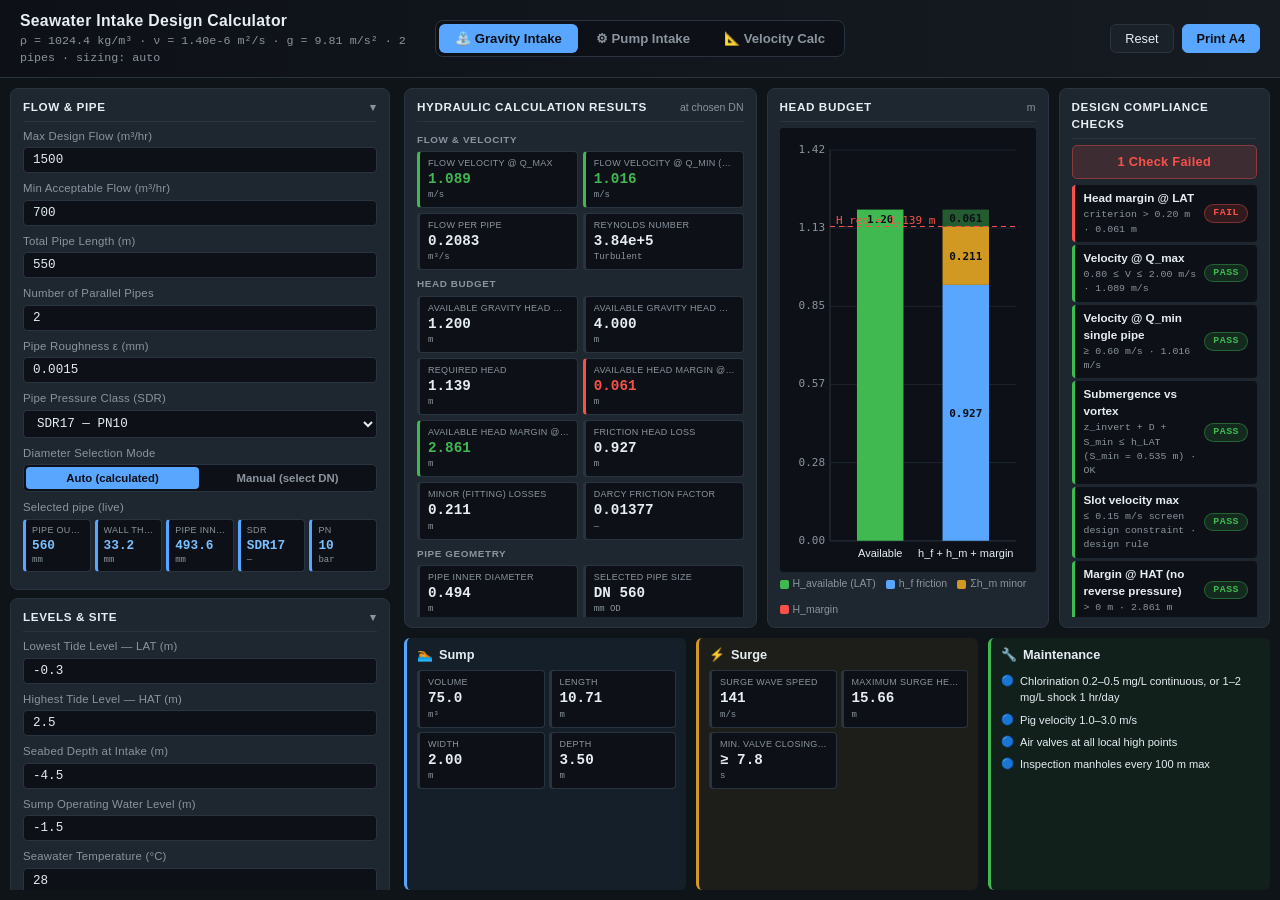
<file: legacy/intake_calc_original.html>
<!DOCTYPE html>
<html lang="en">
<head>
<meta charset="UTF-8">
<title>Seawater Intake Design Calculator</title>
<style>
:root {
  --bg: #0f1419;
  --bg-elev: #1a2129;
  --bg-card: #1e2630;
  --bg-deep: #0d1117;
  --border: #2a3441;
  --border-soft: #1c2530;
  --text: #e6edf3;
  --text-dim: #8b949e;
  --accent: #58a6ff;
  --accent-2: #79c0ff;
  --green: #3fb950;
  --red: #f85149;
  --amber: #d29922;
  --purple: #a371f7;
  --mono: ui-monospace, SFMono-Regular, "SF Mono", Consolas, "Liberation Mono", Menlo, monospace;
  font-size: 15px;
}
@media (min-width: 2400px) { :root { font-size: 17px; } }
@media (min-width: 2700px) { :root { font-size: 19px; } }

* { box-sizing: border-box; }
html, body {
  margin: 0; padding: 0;
  height: 100vh;
  overflow: hidden;
  background: var(--bg);
  color: var(--text);
  font-family: -apple-system, BlinkMacSystemFont, "Segoe UI", Roboto, sans-serif;
  line-height: 1.45;
}
body { display: grid; grid-template-rows: auto 1fr; }

/* =========== HEADER =========== */
header.topbar {
  background: linear-gradient(90deg, #0d1117 0%, #161b22 100%);
  border-bottom: 1px solid var(--border);
  padding: 10px 20px;
  display: grid;
  grid-template-columns: 1fr auto 1fr;
  align-items: center;
  gap: 18px;
}
.brand h1 {
  margin: 0; font-size: 1.05rem; font-weight: 700; letter-spacing: 0.3px;
}
.brand .meta {
  color: var(--text-dim); font-size: 0.78rem; font-family: var(--mono);
}

nav.tabs {
  display: inline-flex;
  background: var(--bg-deep);
  border: 1px solid var(--border);
  border-radius: 8px;
  padding: 3px;
  gap: 2px;
}
nav.tabs button.tab {
  background: transparent; color: var(--text-dim);
  border: none; cursor: pointer;
  padding: 7px 16px; font-size: 0.88rem; font-weight: 600;
  border-radius: 6px; font-family: inherit;
  transition: all .15s;
}
nav.tabs button.tab.active {
  background: var(--accent); color: #0b0e13;
}
nav.tabs button.tab:not(.active):hover { color: var(--text); background: var(--bg-elev); }

.toolbar {
  display: flex; gap: 8px; align-items: center; justify-content: flex-end;
}
button.btn {
  background: var(--bg-elev); color: var(--text);
  border: 1px solid var(--border);
  padding: 6px 14px; border-radius: 6px;
  cursor: pointer; font-size: 0.85rem; font-family: inherit;
}
button.btn:hover { background: #28323e; border-color: var(--accent); }
button.btn.primary { background: var(--accent); color: #0b0e13; border-color: var(--accent); font-weight: 700; }
button.btn.primary:hover { background: var(--accent-2); }

/* =========== MAIN GRID =========== */
main {
  display: grid;
  grid-template-columns: 30vw 1fr;
  gap: 10px;
  padding: 10px;
  overflow: hidden;
  min-height: 0;
}
body[data-mode="velocity"] aside.left-panel { display: none; }
body[data-mode="velocity"] main { grid-template-columns: 1fr; }

/* =========== LEFT PANEL (INPUTS) =========== */
aside.left-panel {
  display: flex;
  flex-direction: column;
  gap: 8px;
  overflow-y: auto;
  overflow-x: hidden;
  min-height: 0;
  padding-right: 4px;
}
aside.left-panel::-webkit-scrollbar { width: 6px; }
aside.left-panel::-webkit-scrollbar-thumb { background: var(--border); border-radius: 3px; }

/* =========== RIGHT PANEL =========== */
section.right-panel {
  display: flex;
  overflow: hidden;
  min-height: 0;
  min-width: 0;
}
.view { display: none; flex: 1; min-height: 0; min-width: 0; }
body[data-mode="gravity"] .gravity-view { display: grid; }
body[data-mode="pump"] .pump-view { display: grid; }
body[data-mode="velocity"] .velocity-view {
  display: flex; justify-content: center; align-items: flex-start;
  padding: 10px; overflow-y: auto;
}

/* gravity grid */
.gravity-view {
  grid-template-columns: 5fr 4fr 3fr;
  grid-template-rows: 3fr 1.4fr;
  gap: 10px;
}
.gv-outputs { grid-column: 1; grid-row: 1; }
.gv-chart   { grid-column: 2; grid-row: 1; }
.gv-checks  { grid-column: 3; grid-row: 1; }
.gv-subs    { grid-column: 1 / span 3; grid-row: 2; display: grid; grid-template-columns: 1fr 1fr 1fr; gap: 10px; min-height: 0; }

/* pump grid */
.pump-view {
  grid-template-columns: 8fr 4fr;
  grid-template-rows: 1.4fr 1fr;
  gap: 10px;
}
.pv-curves  { grid-column: 1; grid-row: 1; }
.pv-summary { grid-column: 2; grid-row: 1; }
.pv-bottom  { grid-column: 1 / span 2; grid-row: 2; display: grid; grid-template-columns: 5fr 3fr 4fr; gap: 10px; min-height: 0; }

/* =========== CARD =========== */
.card {
  background: var(--bg-card);
  border: 1px solid var(--border);
  border-radius: 8px;
  padding: 10px 12px;
  display: flex;
  flex-direction: column;
  overflow: hidden;
  min-height: 0;
  min-width: 0;
}
.card h2 {
  margin: 0 0 6px; font-size: 0.78rem; font-weight: 700;
  color: var(--text); text-transform: uppercase; letter-spacing: 0.6px;
  padding-bottom: 5px;
  border-bottom: 1px solid var(--border);
  display: flex; justify-content: space-between; align-items: center;
  flex-shrink: 0;
}
.card h2 .h2-tag {
  font-size: 0.7rem; color: var(--text-dim); font-weight: 500;
  letter-spacing: 0; text-transform: none;
}
.card-body {
  flex: 1 1 0;
  min-height: 0;
  overflow-y: auto;
}
.card-body::-webkit-scrollbar { width: 5px; }
.card-body::-webkit-scrollbar-thumb { background: var(--border); border-radius: 3px; }

/* Left-panel cards: size to content, collapsible */
aside.left-panel .card {
  flex-shrink: 0;
  overflow: visible;
}
aside.left-panel .card .card-body {
  flex: 0 0 auto;
  overflow: visible;
  min-height: 0;
}
aside.left-panel .card h2 {
  cursor: pointer;
  user-select: none;
  -webkit-user-select: none;
}
aside.left-panel .card h2::after {
  content: "▾";
  font-size: 0.7rem;
  color: var(--text-dim);
  margin-left: 8px;
}
aside.left-panel .card.collapsed h2::after { content: "▸"; }
aside.left-panel .card.collapsed .card-body { display: none; }
aside.left-panel .card h2:hover::after { color: var(--accent); }

/* =========== INPUTS (single column) =========== */
.input-row { margin-bottom: 7px; }
.input-row label {
  display: block;
  font-size: 0.76rem;
  color: var(--text-dim);
  margin-bottom: 3px;
  letter-spacing: 0.2px;
}
.input-row input,
.input-row select {
  display: block;
  width: 100%;
  background: var(--bg-deep);
  border: 1px solid var(--border);
  color: var(--text);
  padding: 5px 9px;
  border-radius: 4px;
  font-family: var(--mono);
  font-size: 0.84rem;
}
.input-row input:focus,
.input-row select:focus {
  outline: none; border-color: var(--accent);
}

/* Pipe sizing toggle */
.size-toggle {
  display: flex;
  background: var(--bg-deep);
  border: 1px solid var(--border);
  border-radius: 5px;
  padding: 2px;
  gap: 2px;
}
.size-toggle .size-btn {
  flex: 1;
  background: transparent;
  border: none;
  color: var(--text-dim);
  font-family: inherit;
  font-size: 0.76rem;
  font-weight: 600;
  padding: 5px 8px;
  border-radius: 4px;
  cursor: pointer;
}
.size-toggle .size-btn.active {
  background: var(--accent);
  color: #0b0e13;
}

/* =========== FITTINGS TABLE =========== */
table.fitting-table {
  width: 100%;
  border-collapse: collapse;
  font-size: 0.76rem;
}
table.fitting-table th {
  text-align: left; color: var(--text-dim);
  font-weight: 600; text-transform: uppercase;
  font-size: 0.6rem; letter-spacing: 0.5px;
  padding: 4px 4px;
  border-bottom: 1px solid var(--border);
}
table.fitting-table th.num { text-align: right; }
table.fitting-table td {
  padding: 3px 4px;
  border-bottom: 1px solid var(--border-soft);
}
table.fitting-table td.num { text-align: right; }
table.fitting-table input.fit-name {
  background: transparent; border: none;
  color: var(--text); font-size: 0.78rem;
  width: 100%; padding: 2px 4px; font-family: inherit;
}
table.fitting-table input.fit-name:focus {
  background: var(--bg-deep); outline: 1px solid var(--accent);
  border-radius: 3px;
}
table.fitting-table input.fit-K,
table.fitting-table input.fit-qty {
  background: var(--bg-deep); border: 1px solid var(--border);
  color: var(--text); font-family: var(--mono);
  font-size: 0.74rem; width: 56px;
  padding: 2px 5px; text-align: right; border-radius: 3px;
}
table.fitting-table input.fit-K:focus,
table.fitting-table input.fit-qty:focus { outline: none; border-color: var(--accent); }
table.fitting-table tr.locked td.name-cell {
  color: var(--amber); font-weight: 500; padding: 3px 8px;
}
table.fitting-table tr.locked { background: rgba(210,153,34,0.04); }
table.fitting-table input:disabled { opacity: 0.55; cursor: not-allowed; background: #0a0d11; }
table.fitting-table .subtotal {
  font-family: var(--mono); text-align: right;
  color: var(--text); font-weight: 500; font-size: 0.76rem;
}
table.fitting-table .lock-icon { font-size: 0.7rem; opacity: 0.7; color: var(--amber); }
table.fitting-table button.fit-rm {
  background: transparent; border: none;
  color: var(--text-dim); cursor: pointer;
  font-size: 0.85rem; padding: 0 4px; border-radius: 3px; line-height: 1;
}
table.fitting-table button.fit-rm:hover { color: #fff; background: var(--red); }
.fitting-footer {
  display: flex; justify-content: space-between; align-items: center;
  margin-top: 6px; padding-top: 5px; border-top: 1px solid var(--border);
}
.btn-small {
  background: var(--bg-elev); color: var(--accent);
  border: 1px solid var(--accent); padding: 3px 10px;
  border-radius: 4px; font-family: inherit;
  font-size: 0.74rem; cursor: pointer; font-weight: 600;
}
.btn-small:hover { background: var(--accent); color: #0b0e13; }
.sumK-line { font-size: 0.78rem; color: var(--text-dim); }
.sumK-line strong { color: var(--accent); font-family: var(--mono); font-size: 0.95rem; margin-left: 4px; }

/* =========== VALUE CARDS =========== */
.value-group { margin-bottom: 7px; }
.value-group h3 {
  font-size: 0.66rem; color: var(--text-dim);
  text-transform: uppercase; letter-spacing: 0.6px;
  margin: 5px 0 4px; padding: 0; font-weight: 700;
  border: none;
}
.value-grid {
  display: grid;
  grid-template-columns: repeat(auto-fill, minmax(108px, 1fr));
  gap: 5px;
}
.value-card {
  background: var(--bg-deep);
  border: 1px solid var(--border);
  border-left: 3px solid var(--border);
  border-radius: 4px;
  padding: 5px 8px;
  display: flex; flex-direction: column;
  gap: 1px; min-width: 0;
}
.value-card .v-label {
  font-size: 0.6rem; color: var(--text-dim);
  text-transform: uppercase; letter-spacing: 0.3px;
  white-space: nowrap; overflow: hidden; text-overflow: ellipsis;
}
.value-card .v-val {
  font-size: 0.95rem; font-weight: 700;
  font-family: var(--mono); color: var(--text);
  white-space: nowrap; overflow: hidden; text-overflow: ellipsis;
  line-height: 1.2;
}
.value-card .v-unit {
  font-size: 0.6rem; color: var(--text-dim); font-family: var(--mono);
}
.value-card.pass { border-left-color: var(--green); }
.value-card.warn { border-left-color: var(--amber); }
.value-card.fail { border-left-color: var(--red); }
.value-card.pass .v-val { color: var(--green); }
.value-card.warn .v-val { color: var(--amber); }
.value-card.fail .v-val { color: var(--red); }

/* =========== CHECKS LIST =========== */
.checks-summary {
  padding: 7px 10px; border-radius: 5px;
  font-weight: 700; font-size: 0.85rem;
  text-align: center; margin-bottom: 6px; letter-spacing: 0.3px;
}
.checks-summary.allpass {
  background: rgba(63,185,80,0.15); color: var(--green);
  border: 1px solid rgba(63,185,80,0.4);
}
.checks-summary.fail {
  background: rgba(248,81,73,0.15); color: var(--red);
  border: 1px solid rgba(248,81,73,0.4);
}
.checks-summary.warn {
  background: rgba(210,153,34,0.15); color: var(--amber);
  border: 1px solid rgba(210,153,34,0.4);
}
.checks-list { display: flex; flex-direction: column; gap: 3px; }
.checks-list .check-row {
  display: flex; justify-content: space-between; align-items: center;
  padding: 5px 9px; border-radius: 4px;
  background: var(--bg-deep);
  border-left: 3px solid var(--border);
  gap: 8px;
}
.checks-list .check-row.pass { border-left-color: var(--green); }
.checks-list .check-row.warn { border-left-color: var(--amber); }
.checks-list .check-row.fail { border-left-color: var(--red); }
.checks-list .info { flex: 1; min-width: 0; }
.checks-list .name { font-weight: 600; font-size: 0.78rem; color: var(--text); margin-bottom: 1px; }
.checks-list .desc { font-size: 0.66rem; color: var(--text-dim); font-family: var(--mono); }

.badge {
  display: inline-block; padding: 1px 8px; border-radius: 10px;
  font-size: 0.66rem; font-weight: 700;
  font-family: var(--mono); letter-spacing: 0.5px;
}
.badge.pass { background: rgba(63,185,80,0.15); color: var(--green); border: 1px solid rgba(63,185,80,0.4); }
.badge.fail { background: rgba(248,81,73,0.15); color: var(--red); border: 1px solid rgba(248,81,73,0.4); }
.badge.warn { background: rgba(210,153,34,0.15); color: var(--amber); border: 1px solid rgba(210,153,34,0.4); }

/* =========== SUB PANELS =========== */
.sub-panel {
  border-radius: 6px;
  padding: 8px 10px;
  display: flex;
  flex-direction: column;
  overflow: hidden;
  min-height: 0;
}
.sub-panel.sump  { background: rgba(88,166,255,0.07);  border-left: 3px solid var(--accent); }
.sub-panel.surge { background: rgba(210,153,34,0.07);  border-left: 3px solid var(--amber); }
.sub-panel.maint { background: rgba(63,185,80,0.07);   border-left: 3px solid var(--green); }
.sub-panel h3 {
  font-size: 0.85rem; font-weight: 700;
  margin: 0 0 6px; color: var(--text);
  display: flex; align-items: center; gap: 6px;
  padding: 0; border: none;
  text-transform: none; letter-spacing: 0;
  flex-shrink: 0;
}
.sub-panel .body-scroll {
  flex: 1 1 0; min-height: 0; overflow-y: auto;
}
.sub-panel .body-scroll::-webkit-scrollbar { width: 4px; }
.sub-panel .body-scroll::-webkit-scrollbar-thumb { background: var(--border); border-radius: 2px; }
.sub-panel .value-grid { gap: 4px; }
.checklist { margin: 0; padding: 0; list-style: none; }
.checklist .item {
  display: flex; align-items: flex-start; gap: 6px;
  font-size: 0.74rem; color: var(--text);
  padding: 3px 0;
}
.checklist .item .dot { font-size: 0.7rem; flex-shrink: 0; }

/* =========== CHARTS =========== */
.chart-card .card-body {
  position: relative;
}
.chart-card canvas {
  position: absolute; inset: 0;
  width: 100%; height: 100%;
  display: block;
  background: var(--bg-deep);
  border-radius: 4px;
}
.legend {
  display: flex; gap: 10px; flex-wrap: wrap;
  font-size: 0.7rem; color: var(--text-dim);
  margin-top: 4px; flex-shrink: 0;
}
.legend span::before {
  content: ""; display: inline-block;
  width: 9px; height: 9px;
  margin-right: 4px; border-radius: 2px;
  vertical-align: middle;
}
.legend .lf::before { background: var(--accent); }
.legend .lm::before { background: var(--amber); }
.legend .la::before { background: var(--green); }
.legend .lr::before { background: var(--red); }
.legend .lh::before { background: transparent; border: 1px dashed var(--accent-2); }
.legend .ls::before { background: var(--purple); }

/* =========== DN GRID =========== */
.dn-grid {
  display: grid;
  grid-template-columns: repeat(auto-fill, minmax(72px, 1fr));
  gap: 4px;
  margin-top: 6px;
}
.dn {
  background: var(--bg-deep); border: 1px solid var(--border);
  border-radius: 4px; padding: 5px 4px; text-align: center;
  font-family: var(--mono); font-size: 0.72rem; color: var(--text-dim);
}
.dn.recommended {
  background: rgba(88,166,255,0.18);
  border-color: var(--accent);
  color: var(--accent-2); font-weight: 700;
}

/* =========== VELOCITY CALC =========== */
.vc-card {
  width: 100%;
  max-width: 520px;
  background: var(--bg-card);
  border: 1px solid var(--border);
  border-radius: 10px;
  padding: 18px 20px;
}
.vc-card h2 {
  margin: 0 0 12px; font-size: 1.05rem; font-weight: 700;
  text-transform: none; letter-spacing: 0; border: none;
  display: flex; align-items: center; gap: 8px;
}
.vc-card h3 {
  font-size: 0.7rem; color: var(--text-dim);
  text-transform: uppercase; letter-spacing: 0.5px;
  margin: 12px 0 6px;
}
.vc-card .input-row { margin-bottom: 9px; }
.vc-output-grid {
  display: grid;
  grid-template-columns: repeat(auto-fill, minmax(140px, 1fr));
  gap: 6px;
  margin-top: 4px;
}
.vc-status-line {
  padding: 8px 12px;
  border-radius: 6px;
  font-weight: 700;
  font-size: 0.85rem;
  text-align: center;
  margin: 8px 0;
  letter-spacing: 0.3px;
  border: 1px solid var(--border);
}
.vc-status-line.pass { background: rgba(63,185,80,0.15); color: var(--green); border-color: rgba(63,185,80,0.4); }
.vc-status-line.warn { background: rgba(210,153,34,0.15); color: var(--amber); border-color: rgba(210,153,34,0.4); }
.vc-status-line.fail { background: rgba(248,81,73,0.15); color: var(--red);   border-color: rgba(248,81,73,0.4); }

/* =========== MODE VISIBILITY =========== */
body[data-mode="gravity"] .pump-only,
body[data-mode="velocity"] .pump-only { display: none !important; }

/* =========== MANUAL DN WARNING =========== */
.dn-warning {
  margin-top: 6px; padding: 6px 9px;
  border-radius: 4px;
  background: rgba(210,153,34,0.10);
  color: var(--amber);
  font-size: 0.74rem;
  border-left: 3px solid var(--amber);
  display: none;
}
.dn-warning.show { display: block; }

/* =========== PIPE INFO GRID (live OD/e/ID/SDR/PN cards under selector) =========== */
.pipe-info-grid {
  display: grid;
  grid-template-columns: repeat(5, minmax(0, 1fr));
  gap: 4px;
  margin-top: 2px;
}
.pipe-info-grid .value-card {
  padding: 4px 6px;
  border-left-color: var(--accent);
}
.pipe-info-grid .value-card .v-val {
  font-size: 0.85rem;
  color: var(--accent-2);
}
.pipe-info-grid .value-card.unavailable .v-val { color: var(--red); }
.pipe-info-grid .value-card.unavailable { border-left-color: var(--red); }

/* =========== PRINT =========== */
@media print {
  html, body { height: auto; overflow: visible; background: white; color: black; }
  header.topbar, .toolbar, nav.tabs { display: none !important; }
  main { grid-template-columns: 1fr; padding: 8mm; overflow: visible; }
  aside.left-panel, section.right-panel { overflow: visible; height: auto; min-height: 0; }
  .view, .gravity-view, .pump-view, .velocity-view { display: block !important; }
  .gravity-view, .pump-view, .gv-subs, .pv-bottom { grid-template-columns: 1fr 1fr !important; gap: 4mm; }
  .card { background: white; border: 1px solid #999; color: black; page-break-inside: avoid; }
  .card h2, .v-val, .name { color: black; }
  .input-row label, .v-label, .v-unit, .desc { color: #444; }
  .value-card { background: #f7f9fc; }
  canvas { background: white; border: 1px solid #ccc; height: 280px !important; position: relative !important; inset: auto !important; }
  .chart-card .card-body { height: 300px; }
  @page { size: A4; margin: 10mm; }
}
</style>
</head>
<body data-mode="gravity">

<header class="topbar">
  <div class="brand">
    <h1>Seawater Intake Design Calculator</h1>
    <div class="meta" id="meta-line">ρ = … · ν = … · g = 9.81 m/s²</div>
  </div>
  <nav class="tabs">
    <button class="tab active" data-tab="gravity">⛲ Gravity Intake</button>
    <button class="tab" data-tab="pump">⚙ Pump Intake</button>
    <button class="tab" data-tab="velocity">📐 Velocity Calc</button>
  </nav>
  <div class="toolbar">
    <button class="btn" id="btn-reset">Reset</button>
    <button class="btn primary" id="btn-print">Print A4</button>
  </div>
</header>

<main>

  <!-- ========== LEFT PANEL: INPUTS ========== -->
  <aside class="left-panel">

    <div class="card">
      <h2>Flow &amp; Pipe</h2>
      <div class="card-body">
        <div class="input-row"><label>Max Design Flow (m³/hr)</label><input type="number" id="Q_max_m3hr" step="10"></div>
        <div class="input-row"><label>Min Acceptable Flow (m³/hr)</label><input type="number" id="Q_min_m3hr" step="10"></div>
        <div class="input-row"><label>Total Pipe Length (m)</label><input type="number" id="L_m" step="10"></div>
        <div class="input-row"><label>Number of Parallel Pipes</label><input type="number" id="pipes_count" min="1" step="1"></div>
        <div class="input-row"><label>Pipe Roughness ε (mm)</label><input type="number" id="epsilon_mm" step="0.0001"></div>
        <div class="input-row">
          <label>Pipe Pressure Class (SDR)</label>
          <select id="pipe_sdr">
            <option value="SDR17">SDR17 — PN10</option>
            <option value="SDR13.6">SDR13.6 — PN12.5</option>
            <option value="SDR11">SDR11 — PN16</option>
            <option value="SDR7.4">SDR7.4 — PN25</option>
          </select>
        </div>
        <div class="input-row">
          <label>Diameter Selection Mode</label>
          <div class="size-toggle">
            <button type="button" class="size-btn active" data-size="auto">Auto (calculated)</button>
            <button type="button" class="size-btn" data-size="manual">Manual (select DN)</button>
          </div>
        </div>
        <div class="input-row" id="manual-dn-row" style="display:none;">
          <label>Nominal Pipe Diameter (DN)</label>
          <select id="manual_DN"></select>
        </div>
        <div class="input-row">
          <label>Selected pipe (live)</label>
          <div class="pipe-info-grid">
            <div class="value-card" id="pi_OD"><span class="v-label">Pipe Outer Diameter</span><span class="v-val">—</span><span class="v-unit">mm</span></div>
            <div class="value-card" id="pi_e"><span class="v-label">Wall Thickness</span><span class="v-val">—</span><span class="v-unit">mm</span></div>
            <div class="value-card" id="pi_ID"><span class="v-label">Pipe Inner Diameter</span><span class="v-val">—</span><span class="v-unit">mm</span></div>
            <div class="value-card" id="pi_SDR"><span class="v-label">SDR</span><span class="v-val">—</span><span class="v-unit">—</span></div>
            <div class="value-card" id="pi_PN"><span class="v-label">PN</span><span class="v-val">—</span><span class="v-unit">bar</span></div>
          </div>
        </div>
      </div>
    </div>

    <div class="card">
      <h2>Levels &amp; Site</h2>
      <div class="card-body">
        <div class="input-row"><label>Lowest Tide Level — LAT (m)</label><input type="number" id="h_LAT_m" step="0.05"></div>
        <div class="input-row"><label>Highest Tide Level — HAT (m)</label><input type="number" id="h_HAT_m" step="0.05"></div>
        <div class="input-row"><label>Seabed Depth at Intake (m)</label><input type="number" id="z_seabed_m" step="0.1"></div>
        <div class="input-row"><label>Sump Operating Water Level (m)</label><input type="number" id="z_sump_m" step="0.05"></div>
        <div class="input-row"><label>Seawater Temperature (°C)</label><input type="number" id="temp_C" step="0.5"></div>
      </div>
    </div>

    <div class="card">
      <h2>Pipeline Fittings &amp; Head Loss</h2>
      <div class="card-body">
        <table class="fitting-table">
          <thead><tr><th>Fitting</th><th class="num">Loss Coeff. K</th><th class="num">No. of Fittings</th><th class="num">K × Qty</th><th></th></tr></thead>
          <tbody id="fitting-tbody"></tbody>
        </table>
        <div class="fitting-footer">
          <button type="button" class="btn-small" id="add-fitting">+ Add fitting</button>
          <span class="sumK-line">Total ΣK (sum of all fittings): <strong id="sumK-display">—</strong></span>
        </div>
      </div>
    </div>

    <div class="card pump-only">
      <h2>Pump System</h2>
      <div class="card-body">
        <div class="input-row"><label>Plant Inlet Elevation (m above LAT)</label><input type="number" id="z_delivery_m" step="0.5"></div>
        <div class="input-row">
          <label>Pump Installation Type</label>
          <select id="pump_type">
            <option value="Submersible">Submersible</option>
            <option value="Dewatering">Dewatering</option>
          </select>
        </div>
        <div class="input-row"><label>Number of Duty Pumps</label><input type="number" id="n_duty" min="1" max="6" step="1"></div>
        <div class="input-row"><label>Number of Standby Pumps</label><input type="number" id="n_standby" min="0" max="3" step="1"></div>
      </div>
    </div>

    <div class="card pump-only">
      <h2>Pump Curve &amp; Power</h2>
      <div class="card-body">
        <div class="input-row"><label>Shutoff Head H₀ (m)</label><input type="number" id="H0_m" step="1"></div>
        <div class="input-row"><label>Rated Head Hr (m)</label><input type="number" id="Hr_m" step="1"></div>
        <div class="input-row"><label>Rated Flow per Pump (m³/hr)</label><input type="number" id="Qr_m3hr" step="10"></div>
        <div class="input-row"><label>Pump Efficiency η (0–1)</label><input type="number" id="eta_pump" min="0" max="1" step="0.01"></div>
        <div class="input-row"><label>Motor Efficiency η (0–1)</label><input type="number" id="eta_motor" min="0" max="1" step="0.01"></div>
      </div>
    </div>

    <div class="card pump-only">
      <h2>NPSH &amp; Geometry</h2>
      <div class="card-body">
        <div class="input-row"><label>NPSH Required — from datasheet (m)</label><input type="number" id="NPSH_r_m" step="0.1"></div>
        <div class="input-row"><label>Pump Depth Below LAT (m)</label><input type="number" id="h_submergence_m" step="0.1"></div>
        <div class="input-row"><label>Suction Lift Height (m)</label><input type="number" id="h_suction_lift_m" step="0.1"></div>
      </div>
    </div>

  </aside>

  <!-- ========== RIGHT PANEL ========== -->
  <section class="right-panel">

    <!-- ========== GRAVITY VIEW ========== -->
    <div class="view gravity-view">

      <div class="card gv-outputs">
        <h2>Hydraulic Calculation Results <span class="h2-tag">at chosen DN</span></h2>
        <div class="card-body">
          <div class="value-group">
            <h3>Flow &amp; Velocity</h3>
            <div class="value-grid">
              <div class="value-card" id="vc_V_qmax"><span class="v-label">Flow Velocity @ Q_max</span><span class="v-val">—</span><span class="v-unit">m/s</span></div>
              <div class="value-card" id="vc_V_qmin"><span class="v-label">Flow Velocity @ Q_min (1-pipe)</span><span class="v-val">—</span><span class="v-unit">m/s</span></div>
              <div class="value-card" id="vc_Q_pipe"><span class="v-label">Flow per Pipe</span><span class="v-val">—</span><span class="v-unit">m³/s</span></div>
              <div class="value-card" id="vc_Re"><span class="v-label">Reynolds Number</span><span class="v-val">—</span><span class="v-unit">regime</span></div>
            </div>
          </div>
          <div class="value-group">
            <h3>Head Budget</h3>
            <div class="value-grid">
              <div class="value-card" id="vc_H_avail_min"><span class="v-label">Available Gravity Head @ LAT</span><span class="v-val">—</span><span class="v-unit">m</span></div>
              <div class="value-card" id="vc_H_avail_max"><span class="v-label">Available Gravity Head @ HAT</span><span class="v-val">—</span><span class="v-unit">m</span></div>
              <div class="value-card" id="vc_H_required"><span class="v-label">Required Head</span><span class="v-val">—</span><span class="v-unit">m</span></div>
              <div class="value-card" id="vc_H_margin"><span class="v-label">Available Head Margin @ LAT</span><span class="v-val">—</span><span class="v-unit">m</span></div>
              <div class="value-card" id="vc_H_margin_HAT"><span class="v-label">Available Head Margin @ HAT</span><span class="v-val">—</span><span class="v-unit">m</span></div>
              <div class="value-card" id="vc_hf"><span class="v-label">Friction Head Loss</span><span class="v-val">—</span><span class="v-unit">m</span></div>
              <div class="value-card" id="vc_hm"><span class="v-label">Minor (Fitting) Losses</span><span class="v-val">—</span><span class="v-unit">m</span></div>
              <div class="value-card" id="vc_f"><span class="v-label">Darcy Friction Factor</span><span class="v-val">—</span><span class="v-unit">—</span></div>
            </div>
          </div>
          <div class="value-group">
            <h3>Pipe Geometry</h3>
            <div class="value-grid">
              <div class="value-card" id="vc_D"><span class="v-label">Pipe Inner Diameter</span><span class="v-val">—</span><span class="v-unit">m</span></div>
              <div class="value-card" id="vc_DN"><span class="v-label">Selected Pipe Size</span><span class="v-val">—</span><span class="v-unit">mm OD</span></div>
              <div class="value-card" id="vc_vhead"><span class="v-label">V²/2g</span><span class="v-val">—</span><span class="v-unit">m</span></div>
              <div class="value-card" id="vc_z_invert"><span class="v-label">Pipe Invert Depth</span><span class="v-val">—</span><span class="v-unit">m MSL</span></div>
            </div>
            <h3 style="margin-top:7px;">HDPE DN Catalog</h3>
            <div class="dn-grid" id="dn-grid"></div>
            <div class="dn-warning" id="gv-dn-warning"></div>
          </div>
        </div>
      </div>

      <div class="card chart-card gv-chart">
        <h2>Head Budget <span class="h2-tag">m</span></h2>
        <div class="card-body"><canvas id="head-canvas"></canvas></div>
        <div class="legend">
          <span class="la">H_available (LAT)</span>
          <span class="lf">h_f friction</span>
          <span class="lm">Σh_m minor</span>
          <span class="lr">H_margin</span>
        </div>
      </div>

      <div class="card gv-checks">
        <h2>Design Compliance Checks</h2>
        <div class="card-body">
          <div class="checks-summary" id="checks-summary">—</div>
          <div class="checks-list" id="checks-list"></div>
        </div>
      </div>

      <div class="gv-subs">
        <div class="sub-panel sump">
          <h3><span>🏊</span> Sump</h3>
          <div class="body-scroll">
            <div class="value-grid">
              <div class="value-card" id="sp_vol"><span class="v-label">Volume</span><span class="v-val">—</span><span class="v-unit">m³</span></div>
              <div class="value-card" id="sp_L"><span class="v-label">Length</span><span class="v-val">—</span><span class="v-unit">m</span></div>
              <div class="value-card" id="sp_W"><span class="v-label">Width</span><span class="v-val">—</span><span class="v-unit">m</span></div>
              <div class="value-card" id="sp_D"><span class="v-label">Depth</span><span class="v-val">—</span><span class="v-unit">m</span></div>
            </div>
          </div>
        </div>
        <div class="sub-panel surge">
          <h3><span>⚡</span> Surge</h3>
          <div class="body-scroll">
            <div class="value-grid">
              <div class="value-card" id="sg_a"><span class="v-label">Surge Wave Speed</span><span class="v-val">—</span><span class="v-unit">m/s</span></div>
              <div class="value-card" id="sg_dH"><span class="v-label">Maximum Surge Head</span><span class="v-val">—</span><span class="v-unit">m</span></div>
              <div class="value-card" id="sg_t"><span class="v-label">Min. Valve Closing Time</span><span class="v-val">—</span><span class="v-unit">s</span></div>
            </div>
          </div>
        </div>
        <div class="sub-panel maint">
          <h3><span>🔧</span> Maintenance</h3>
          <div class="body-scroll">
            <ul class="checklist">
              <li class="item"><span class="dot">🔵</span> Chlorination 0.2–0.5 mg/L continuous, or 1–2 mg/L shock 1 hr/day</li>
              <li class="item"><span class="dot">🔵</span> Pig velocity 1.0–3.0 m/s</li>
              <li class="item"><span class="dot">🔵</span> Air valves at all local high points</li>
              <li class="item"><span class="dot">🔵</span> Inspection manholes every 100 m max</li>
            </ul>
          </div>
        </div>
      </div>

    </div>

    <!-- ========== PUMP VIEW ========== -->
    <div class="view pump-view">

      <div class="card chart-card pv-curves">
        <h2>System Curve vs Pump Curve <span class="h2-tag">operating point @ intersection</span></h2>
        <div class="card-body"><canvas id="pump-curves-canvas"></canvas></div>
        <div class="legend">
          <span class="la">System (LAT)</span>
          <span class="lh">System (HAT)</span>
          <span class="lm">Single pump H(Q)</span>
          <span class="lr">Combined n_duty</span>
          <span class="ls">Operating point</span>
        </div>
      </div>

      <div class="card pv-summary">
        <h2>Operating Point &amp; NPSH</h2>
        <div class="card-body">
          <div class="value-group">
            <h3>Operating Point</h3>
            <div class="value-grid">
              <div class="value-card" id="pv_Q_op"><span class="v-label">Operating Flow (total)</span><span class="v-val">—</span><span class="v-unit">m³/hr</span></div>
              <div class="value-card" id="pv_Q_per"><span class="v-label">Flow per Pump</span><span class="v-val">—</span><span class="v-unit">m³/hr</span></div>
              <div class="value-card" id="pv_TDH"><span class="v-label">Total Dynamic Head @ LAT</span><span class="v-val">—</span><span class="v-unit">m</span></div>
              <div class="value-card" id="pv_TDH_HAT"><span class="v-label">Total Dynamic Head @ HAT</span><span class="v-val">—</span><span class="v-unit">m</span></div>
            </div>
          </div>
          <div class="value-group">
            <h3>Power</h3>
            <div class="value-grid">
              <div class="value-card" id="pv_P_per"><span class="v-label">Power Input per Pump</span><span class="v-val">—</span><span class="v-unit">kW</span></div>
              <div class="value-card" id="pv_P_total"><span class="v-label">Total Power Input</span><span class="v-val">—</span><span class="v-unit">kW</span></div>
              <div class="value-card" id="pv_eta"><span class="v-label">Overall Efficiency</span><span class="v-val">—</span><span class="v-unit">%</span></div>
            </div>
          </div>
          <div class="value-group">
            <h3>NPSH</h3>
            <div class="value-grid">
              <div class="value-card" id="pv_NPSHa"><span class="v-label">NPSH Available</span><span class="v-val">—</span><span class="v-unit">m</span></div>
              <div class="value-card" id="pv_NPSHr"><span class="v-label">NPSH Required</span><span class="v-val">—</span><span class="v-unit">m</span></div>
              <div class="value-card" id="pv_NPSHmargin"><span class="v-label">NPSH Safety Margin</span><span class="v-val">—</span><span class="v-unit">m</span></div>
              <div class="value-card" id="pv_hliftmax"><span class="v-label">Max Allowable Suction Lift</span><span class="v-val">—</span><span class="v-unit">m</span></div>
              <div class="value-card" id="pv_Pvap"><span class="v-label">Water Vapor Pressure</span><span class="v-val">—</span><span class="v-unit">kPa</span></div>
              <div class="value-card" id="pv_hatm"><span class="v-label">Atmospheric Head</span><span class="v-val">—</span><span class="v-unit">m</span></div>
            </div>
          </div>
        </div>
      </div>

      <div class="pv-bottom">
        <div class="card">
          <h2>Hydraulic Calculation Results (Pump) <span class="h2-tag">at Q_op</span></h2>
          <div class="card-body">
            <div class="value-group">
              <h3>Flow &amp; Velocity</h3>
              <div class="value-grid">
                <div class="value-card" id="pp_V"><span class="v-label">Flow Velocity @ Q_op</span><span class="v-val">—</span><span class="v-unit">m/s</span></div>
                <div class="value-card" id="pp_Re"><span class="v-label">Reynolds Number</span><span class="v-val">—</span><span class="v-unit">regime</span></div>
                <div class="value-card" id="pp_Q_pipe"><span class="v-label">Flow per Pipe</span><span class="v-val">—</span><span class="v-unit">m³/s</span></div>
              </div>
            </div>
            <div class="value-group">
              <h3>Head Budget</h3>
              <div class="value-grid">
                <div class="value-card" id="pp_Hstat"><span class="v-label">Static Head @ LAT</span><span class="v-val">—</span><span class="v-unit">m</span></div>
                <div class="value-card" id="pp_hf"><span class="v-label">Friction Head Loss</span><span class="v-val">—</span><span class="v-unit">m</span></div>
                <div class="value-card" id="pp_hm"><span class="v-label">Minor (Fitting) Losses</span><span class="v-val">—</span><span class="v-unit">m</span></div>
                <div class="value-card" id="pp_f"><span class="v-label">Darcy Friction Factor</span><span class="v-val">—</span><span class="v-unit">—</span></div>
              </div>
            </div>
            <div class="value-group">
              <h3>Pipe Geometry</h3>
              <div class="value-grid">
                <div class="value-card" id="pp_D"><span class="v-label">Pipe Inner Diameter</span><span class="v-val">—</span><span class="v-unit">m</span></div>
                <div class="value-card" id="pp_DN"><span class="v-label">Selected Pipe Size</span><span class="v-val">—</span><span class="v-unit">mm OD</span></div>
                <div class="value-card" id="pp_R"><span class="v-label">System Resistance R</span><span class="v-val">—</span><span class="v-unit">s²/m⁵</span></div>
              </div>
              <h3 style="margin-top:7px;">HDPE DN Catalog</h3>
              <div class="dn-grid" id="pump-dn-grid"></div>
              <div class="dn-warning" id="pv-dn-warning"></div>
            </div>
          </div>
        </div>

        <div class="card chart-card">
          <h2>Head Budget <span class="h2-tag">m</span></h2>
          <div class="card-body"><canvas id="pump-head-canvas"></canvas></div>
          <div class="legend">
            <span class="la">H_static</span>
            <span class="lf">h_f</span>
            <span class="lm">Σh_m</span>
            <span class="lr">TDH</span>
          </div>
        </div>

        <div class="card">
          <h2>Design Compliance Checks</h2>
          <div class="card-body">
            <div class="checks-summary" id="pump-checks-summary">—</div>
            <div class="checks-list" id="pump-checks-list"></div>
          </div>
        </div>
      </div>

    </div>

    <!-- ========== VELOCITY CALC VIEW ========== -->
    <div class="view velocity-view">
      <div class="vc-card">
        <h2>📐 Velocity Calculator</h2>

        <div class="input-row">
          <label>Calculation mode</label>
          <select id="vc_mode">
            <option value="QD">Flow + Diameter → Velocity</option>
            <option value="VD">Velocity + Diameter → Flow</option>
            <option value="VQ">Velocity + Flow → Diameter</option>
          </select>
        </div>

        <h3>Required inputs</h3>
        <div id="vc-Q-row" class="input-row"><label>Flow Rate (m³/hr)</label><input type="number" id="vc_Q" step="10"></div>
        <div id="vc-V-row" class="input-row"><label>Velocity (m/s)</label><input type="number" id="vc_V" step="0.05"></div>
        <div id="vc-D-row" class="input-row"><label>Pipe Inner Diameter (mm)</label><input type="number" id="vc_D" step="5"></div>

        <h3>Optional (for friction loss &amp; Re)</h3>
        <div class="input-row"><label>Pipe Length (m)</label><input type="number" id="vc_L" step="10"></div>
        <div class="input-row"><label>Pipe Roughness ε (mm)</label><input type="number" id="vc_eps" step="0.0001"></div>
        <div class="input-row"><label>Water Temperature (°C)</label><input type="number" id="vc_T" step="0.5"></div>

        <div class="vc-status-line" id="vc_status">—</div>

        <h3>Outputs</h3>
        <div class="vc-output-grid">
          <div class="value-card" id="vc_out_V"><span class="v-label">Flow Velocity</span><span class="v-val">—</span><span class="v-unit">m/s</span></div>
          <div class="value-card" id="vc_out_Q"><span class="v-label">Flow Rate</span><span class="v-val">—</span><span class="v-unit">m³/hr</span></div>
          <div class="value-card" id="vc_out_D"><span class="v-label">Pipe Inner Diameter</span><span class="v-val">—</span><span class="v-unit">mm</span></div>
          <div class="value-card" id="vc_out_A"><span class="v-label">Flow Area</span><span class="v-val">—</span><span class="v-unit">m²</span></div>
          <div class="value-card" id="vc_out_Re"><span class="v-label">Reynolds Number</span><span class="v-val">—</span><span class="v-unit">regime</span></div>
          <div class="value-card" id="vc_out_f"><span class="v-label">Darcy Friction Factor</span><span class="v-val">—</span><span class="v-unit">—</span></div>
          <div class="value-card" id="vc_out_hf"><span class="v-label">Friction Head Loss / 100 m</span><span class="v-val">—</span><span class="v-unit">m</span></div>
          <div class="value-card" id="vc_out_DN"><span class="v-label">Selected Pipe Size</span><span class="v-val">—</span><span class="v-unit">mm OD</span></div>
        </div>
      </div>
    </div>

  </section>

</main>

<script>
"use strict";

/* ============ CONSTANTS ============ */
const G = 9.81;
const PATM = 101325;
/* ISO 4427 PE100 pipe table.
   Row format: [DN_OD_mm,
                e_SDR17, ID_SDR17,
                e_SDR13.6, ID_SDR13.6,
                e_SDR11, ID_SDR11,
                e_SDR7.4, ID_SDR7.4]
   Wall (e) and ID values in mm; null = combination not standardized. */
const PE_DATA = [
  [63,    3.8,   55.4,   4.7,   53.6,   5.8,   51.4,   8.6,   45.8],
  [75,    4.5,   66.0,   5.6,   63.8,   6.8,   61.4,  10.3,   54.4],
  [90,    5.4,   79.2,   6.7,   76.6,   8.2,   73.6,  12.3,   65.4],
  [110,   6.6,   96.8,   8.1,   93.8,  10.0,   90.0,  15.1,   79.8],
  [125,   7.4,  110.2,   9.2,  106.6,  11.4,  102.2,  17.1,   90.8],
  [160,   9.5,  141.0,  11.8,  136.4,  14.6,  130.8,  21.9,  116.2],
  [200,  11.9,  176.2,  14.7,  170.6,  18.2,  163.6,  27.4,  145.2],
  [250,  14.8,  220.4,  18.4,  213.2,  22.7,  204.6,  33.9,  182.2],
  [315,  18.7,  277.6,  23.2,  268.6,  28.6,  257.8,  42.9,  229.2],
  [355,  20.9,  313.2,  26.1,  302.8,  32.2,  290.6,  48.3,  258.4],
  [400,  23.7,  352.6,  29.4,  341.2,  36.3,  327.4,  54.5,  291.0],
  [450,  26.7,  396.6,  33.1,  383.8,  40.9,  368.2,  61.3,  327.4],
  [500,  29.7,  440.6,  36.8,  426.4,  45.4,  409.2,  67.8,  364.4],
  [560,  33.2,  493.6,  41.2,  477.6,  50.8,  458.4,  75.9,  408.2],
  [630,  37.4,  555.2,  46.3,  537.4,  57.2,  515.6,  85.5,  459.0],
  [710,  42.1,  625.8,  52.2,  605.6,  64.5,  581.0,  96.3,  517.4],
  [800,  47.4,  705.2,  58.8,  682.4,  72.6,  654.8, 108.6,  582.8],
  [900,  53.3,  793.4,  66.1,  767.8,  81.7,  736.6, 122.2,  655.6],
  [1000, 59.3,  881.4,  73.5,  853.0,  90.9,  818.2, 135.9,  728.2],
  [1200, 71.1, 1057.8,  88.2, 1023.6, 109.1,  981.8,  null,   null]
];
const SDR_KEYS = ["SDR17", "SDR13.6", "SDR11", "SDR7.4"];
const SDR_PN   = { "SDR17": 10, "SDR13.6": 12.5, "SDR11": 16, "SDR7.4": 25 };
const DN_LIST_MM = PE_DATA.map(r => r[0]);
const PE_LOOKUP = (() => {
  const m = {};
  for (const r of PE_DATA) m[r[0]] = r;
  return m;
})();
const SDR_DEFAULT_BY_MODE = { gravity: "SDR17", pump: "SDR11" };
let sdrByMode = { gravity: "SDR17", pump: "SDR11" };

/* Look up wall thickness e (mm) and ID (mm) for a given DN + SDR.
   Returns { OD, e_mm, ID_mm, SDR, PN } or null if combination not available. */
function getPipeData(dn, sdr) {
  const row = PE_LOOKUP[dn];
  if (!row) return null;
  const idx = SDR_KEYS.indexOf(sdr);
  if (idx < 0) return null;
  const e_mm  = row[1 + idx * 2];
  const ID_mm = row[2 + idx * 2];
  if (e_mm == null || ID_mm == null) return null;
  return { OD: dn, e_mm, ID_mm, SDR: sdr, PN: SDR_PN[sdr] };
}

function getCurrentSDR() {
  const sel = document.getElementById("pipe_sdr");
  return sel ? (sel.value || "SDR17") : "SDR17";
}

const DEFAULTS = {
  // Shared
  Q_max_m3hr: 1500, Q_min_m3hr: 700, L_m: 550, pipes_count: 2,
  epsilon_mm: 0.0015,
  pipe_sdr: "SDR17",
  h_LAT_m: -0.3, h_HAT_m: 2.5,
  z_seabed_m: -4.5, z_sump_m: -1.5,
  temp_C: 28,
  // Pump
  z_delivery_m: 10,
  pump_type: "Submersible",
  n_duty: 2, n_standby: 1,
  H0_m: 40, Hr_m: 30, Qr_m3hr: 750,
  eta_pump: 0.72, eta_motor: 0.92,
  NPSH_r_m: 4.0,
  h_submergence_m: 2.0, h_suction_lift_m: 3.0,
  // Velocity calc
  vc_mode: "QD",
  vc_Q: 1500, vc_V: 1.5, vc_D: 500,
  vc_L: 100, vc_eps: 0.0015, vc_T: 28
};

const FITTINGS_DEFAULT = [
  { name: "Intake bellmouth",    K: 0.05, qty: 0, locked: false },
  { name: "Screen clean",        K: 0.50, qty: 0, locked: false },
  { name: "Screen 50% fouled",   K: 2.50, qty: 1, locked: true  },
  { name: "90° LR elbow",        K: 0.30, qty: 0, locked: false },
  { name: "45° elbow",           K: 0.20, qty: 0, locked: false },
  { name: "Gate valve FO",       K: 0.15, qty: 0, locked: false },
  { name: "Butterfly valve FO",  K: 0.25, qty: 0, locked: false },
  { name: "Ball valve FO",       K: 0.10, qty: 0, locked: false },
  { name: "Check valve",         K: 0.80, qty: 0, locked: false },
  { name: "Tee through",         K: 0.20, qty: 0, locked: false },
  { name: "Tee branch",          K: 1.00, qty: 0, locked: false },
  { name: "Pipe exit",           K: 1.00, qty: 1, locked: true  },
  { name: "Reducer gradual",     K: 0.10, qty: 0, locked: false },
  { name: "Sudden contraction",  K: 0.50, qty: 0, locked: false }
];

let FITTINGS = JSON.parse(JSON.stringify(FITTINGS_DEFAULT));
let currentMode = "gravity";
let pipeSizingMode = "auto"; // or "manual"
let LAST_INPUTS = null;
let LAST_GRAVITY = null;
let LAST_PUMP = null;

function getCurrentManualDN() {
  const sel = document.getElementById("manual_DN");
  if (!sel) return 500;
  const v = parseInt(sel.value, 10);
  return isFinite(v) ? v : 500;
}

/* ============ HELPERS ============ */
const $ = id => document.getElementById(id);
function fmt(v, d = 3) {
  if (v === null || v === undefined || !isFinite(v)) return "—";
  if (Math.abs(v) >= 1e6) return v.toExponential(2);
  return Number(v).toFixed(d);
}
function escHtml(s) {
  return String(s).replace(/[&<>"']/g, ch =>
    ({ "&": "&amp;", "<": "&lt;", ">": "&gt;", '"': "&quot;", "'": "&#39;" }[ch]));
}
function rhoOf(temp) { return 1025 - 0.2 * (temp - 25); }
function nuOf(temp) {
  const t = temp - 20;
  return 1.79e-6 / (1 + 0.033 * t + 0.00022 * t * t);
}
function pVaporPa(temp_C) {
  // IAPWS-style empirical (T in K, result in Pa) — uses the spec form augmented with the
  // standard −8.2·ln T term so the result is in the correct order of magnitude.
  const T = temp_C + 273.15;
  return Math.exp(77.345 + 0.0057 * T - 7235 / T - 8.2 * Math.log(T));
}
function frictionFactor(eps_m, D, Re) {
  if (Re <= 0 || D <= 0) return 0;
  const arg = eps_m / (3.7 * D) + 5.74 / Math.pow(Re, 0.9);
  const den = Math.log10(arg);
  return 0.25 / (den * den);
}
function regimeOf(Re) {
  if (Re < 2300) return "Laminar";
  if (Re < 4000) return "Transitional";
  return "Turbulent";
}
/* Pipe ID and wall e from PE100 SDR table.
   Returns { ID_m, e_m, OD_m, valid, SDR, PN }; falls back to OD·0.883 / e=50mm when
   the (DN, SDR) combination isn't standardized. */
function getPipeID_e(dn, sdr) {
  const pd = getPipeData(dn, sdr);
  if (pd) return {
    ID_m: pd.ID_mm / 1000,
    e_m:  pd.e_mm  / 1000,
    OD_m: pd.OD    / 1000,
    SDR: pd.SDR, PN: pd.PN,
    valid: true
  };
  return {
    ID_m: dn * 0.883 / 1000,
    e_m:  0.05,
    OD_m: dn / 1000,
    SDR: sdr, PN: SDR_PN[sdr] || 0,
    valid: false
  };
}

/* Smallest DN whose ID at the given SDR ≥ D_m (or fallback for velocity-calc
   recommendation when no SDR is selected — uses SDR17 baseline). */
function pickDnForD(D_m, sdr) {
  const useSdr = sdr || "SDR17";
  for (const dn of DN_LIST_MM) {
    const pd = getPipeData(dn, useSdr);
    if (pd && pd.ID_mm / 1000 >= D_m - 1e-9) return dn;
  }
  return DN_LIST_MM[DN_LIST_MM.length - 1];
}

/* ============ FITTINGS ============ */
function getSumK() {
  let s = 0;
  for (const f of FITTINGS) {
    const k = Number(f.K) || 0;
    const q = Number(f.qty) || 0;
    if (q < 0) continue;
    s += k * q;
  }
  return s;
}
function updateSumKDisplay() {
  const el = $("sumK-display");
  if (el) el.textContent = getSumK().toFixed(2);
}
function renderFittings() {
  const tbody = $("fitting-tbody");
  if (!tbody) return;
  tbody.innerHTML = "";
  FITTINGS.forEach((f, idx) => {
    const tr = document.createElement("tr");
    if (f.locked) tr.classList.add("locked");
    const subtotal = (Number(f.K) || 0) * (Number(f.qty) || 0);
    const nameCell = f.locked
      ? `<td class="name-cell">${escHtml(f.name)} <span class="lock-icon" title="Locked row">🔒</span></td>`
      : `<td><input class="fit-name" type="text" value="${escHtml(f.name)}" data-idx="${idx}"></td>`;
    const kCell  = `<td class="num"><input class="fit-K" type="number" step="0.01" min="0" value="${f.K}" data-idx="${idx}"${f.locked ? " disabled" : ""}></td>`;
    const qCell  = `<td class="num"><input class="fit-qty" type="number" step="1" min="0" value="${f.qty}" data-idx="${idx}"></td>`;
    const stCell = `<td class="subtotal" data-st="${idx}">${subtotal.toFixed(2)}</td>`;
    const rmCell = f.locked ? `<td></td>`
      : `<td><button type="button" class="fit-rm" title="Remove" data-idx="${idx}">✕</button></td>`;
    tr.innerHTML = nameCell + kCell + qCell + stCell + rmCell;
    tbody.appendChild(tr);
  });
  // bind row events
  tbody.querySelectorAll("input.fit-name").forEach(el =>
    el.addEventListener("input", e => { FITTINGS[+e.target.dataset.idx].name = e.target.value; }));
  tbody.querySelectorAll("input.fit-K, input.fit-qty").forEach(el => {
    el.addEventListener("input", onKQtyChange);
    el.addEventListener("change", onKQtyChange);
  });
  tbody.querySelectorAll("button.fit-rm").forEach(el =>
    el.addEventListener("click", e => {
      const i = +e.currentTarget.dataset.idx;
      if (FITTINGS[i] && !FITTINGS[i].locked) {
        FITTINGS.splice(i, 1);
        renderFittings();
        recalculate();
      }
    }));
  updateSumKDisplay();
}
function onKQtyChange(e) {
  const i = +e.target.dataset.idx;
  if (FITTINGS[i] === undefined) return;
  if (e.target.classList.contains("fit-K") && !FITTINGS[i].locked) {
    let k = parseFloat(e.target.value);
    if (!isFinite(k)) k = 0;
    FITTINGS[i].K = k;
  } else if (e.target.classList.contains("fit-qty")) {
    let q = parseInt(e.target.value, 10);
    if (!isFinite(q) || q < 0) q = 0;
    FITTINGS[i].qty = q;
  }
  const stCell = document.querySelector(`[data-st="${i}"]`);
  if (stCell) {
    const sub = (Number(FITTINGS[i].K) || 0) * (Number(FITTINGS[i].qty) || 0);
    stCell.textContent = sub.toFixed(2);
  }
  updateSumKDisplay();
  recalculate();
}
function addFittingRow() {
  FITTINGS.push({ name: "Custom fitting", K: 0.5, qty: 1, locked: false });
  renderFittings();
  recalculate();
}

/* ============ READ INPUTS ============ */
function readInputs() {
  const I = {};
  for (const k of Object.keys(DEFAULTS)) {
    const el = $(k);
    if (!el) { I[k] = DEFAULTS[k]; continue; }
    if (el.tagName === "SELECT") I[k] = el.value;
    else I[k] = parseFloat(el.value);
  }
  return I;
}

/* ============ PIPE SIZING (iterate the SDR-aware DN list) ============ */
function largestValidDN(sdr) {
  for (let i = DN_LIST_MM.length - 1; i >= 0; i--) {
    if (getPipeData(DN_LIST_MM[i], sdr)) return DN_LIST_MM[i];
  }
  return DN_LIST_MM[DN_LIST_MM.length - 1];
}

function pickDN_gravity_auto(Q_per_pipe, L, eps_m, nu, sumK, H_avail_min, sdr) {
  for (const dn of DN_LIST_MM) {
    const pd = getPipeData(dn, sdr);
    if (!pd) continue; // SDR not standardized at this DN
    const D = pd.ID_mm / 1000;
    const A = Math.PI * D * D / 4;
    const V = Q_per_pipe / A;
    const Re = V * D / nu;
    const f = frictionFactor(eps_m, D, Re);
    const vhead = V * V / (2 * G);
    const hf = f * (L / D) * vhead;
    const hm = sumK * vhead;
    const margin = H_avail_min - (hf + hm);
    if (margin > 0 && V >= 0.8 && V <= 2.0) return dn;
  }
  return largestValidDN(sdr);
}

function pickDN_pump_auto(Q_per_pipe, sdr) {
  // Smallest DN whose ID gives 1.5 ≤ V ≤ 2.5 at Q_max per pipe
  for (const dn of DN_LIST_MM) {
    const pd = getPipeData(dn, sdr);
    if (!pd) continue;
    const D = pd.ID_mm / 1000;
    const A = Math.PI * D * D / 4;
    const V = Q_per_pipe / A;
    if (V >= 1.5 && V <= 2.5) return dn;
  }
  // Fallback: smallest DN with V ≤ 2.5
  for (const dn of DN_LIST_MM) {
    const pd = getPipeData(dn, sdr);
    if (!pd) continue;
    const D = pd.ID_mm / 1000;
    const A = Math.PI * D * D / 4;
    const V = Q_per_pipe / A;
    if (V <= 2.5) return dn;
  }
  return largestValidDN(sdr);
}

/* ============ COMPUTE GRAVITY ============ */
function computeGravity(I) {
  const rho = rhoOf(I.temp_C);
  const nu  = nuOf(I.temp_C);
  const eps_m = I.epsilon_mm / 1000;
  const sumK  = getSumK();
  const sdr   = I.pipe_sdr || getCurrentSDR();

  const Q_max_m3s = I.Q_max_m3hr / 3600;
  const Q_min_m3s = I.Q_min_m3hr / 3600;

  const Q_per_pipe = Q_max_m3s / Math.max(1, I.pipes_count);
  const H_avail_min = I.h_LAT_m - I.z_sump_m;
  const H_avail_max = I.h_HAT_m - I.z_sump_m;

  let DN, manualWarning = "";
  if (pipeSizingMode === "manual") {
    DN = getCurrentManualDN();
  } else {
    DN = pickDN_gravity_auto(Q_per_pipe, I.L_m, eps_m, nu, sumK, H_avail_min, sdr);
  }
  const pipe = getPipeID_e(DN, sdr);
  const D_used   = pipe.ID_m;
  const e_wall_m = pipe.e_m;
  if (!pipe.valid) manualWarning = `${sdr} not standardized for DN ${DN} — using OD·0.883 fallback`;

  const A = Math.PI * D_used * D_used / 4;
  const V = Q_per_pipe / A;
  const Re = V * D_used / nu;
  const f = frictionFactor(eps_m, D_used, Re);
  const vhead = V * V / (2 * G);
  const hf = f * (I.L_m / D_used) * vhead;
  const hm = sumK * vhead;
  const H_required = hf + hm;
  const margin_LAT = H_avail_min - H_required;
  const margin_HAT = H_avail_max - H_required;
  const V_qmin = Q_min_m3s / A;

  // Sump / vortex / submergence
  const S_min = 0.7 * V * Math.sqrt(D_used);
  const z_invert = I.z_seabed_m - 1.2 - D_used;
  const submergence_ok = (z_invert + D_used + S_min) <= I.h_LAT_m;

  const t_retention = 180;
  const V_sump = Q_max_m3s * t_retention;
  const sump_depth = Math.abs(I.z_sump_m) + 2.0;
  const sump_width = Math.max(2 * D_used, 2.0);
  const sump_length = V_sump / (sump_width * sump_depth);

  const V_sc = Math.sqrt(8 * 0.04 / Math.max(f, 1e-6) * G * (2.65 - 1) * 0.0002);
  const a_celerity = 1480 / Math.sqrt(1 + (2.2e9 / 3e8) * (D_used / e_wall_m));
  const dH_surge = a_celerity * V / G;
  const t_close_min = 2 * I.L_m / a_celerity;

  // Manual-mode warning if any check fails (combines SDR-availability message)
  if (pipeSizingMode === "manual") {
    const warns = [];
    if (!pipe.valid) warns.push(`${sdr} N/A for DN ${DN} (using OD·0.883 fallback)`);
    if (V < 0.8 || V > 2.0) warns.push(`V = ${V.toFixed(2)} m/s outside [0.8, 2.0]`);
    if (margin_LAT <= 0) warns.push(`Head margin ${margin_LAT.toFixed(2)} m at LAT — insufficient`);
    if (margin_LAT > 0 && margin_LAT < 0.2) warns.push(`Head margin ${margin_LAT.toFixed(2)} m below 0.2 m safety`);
    if (V_qmin < 0.6) warns.push(`V at Q_min = ${V_qmin.toFixed(2)} m/s — sediment risk`);
    if (warns.length) manualWarning = "Manual DN " + DN + ": " + warns.join("; ");
  }

  return {
    rho, nu, eps_m, sumK, e_wall_m,
    sdr, pipe,
    Q_max_m3s, Q_min_m3s, Q_per_pipe,
    H_avail_min, H_avail_max,
    D_used, DN, A, V, Re, f, vhead, hf, hm, H_required,
    margin_LAT, margin_HAT, V_qmin,
    S_min, z_invert, submergence_ok,
    V_sump, sump_depth, sump_width, sump_length,
    V_sc, a_celerity, dH_surge, t_close_min,
    regime: regimeOf(Re),
    manualWarning
  };
}

/* ============ COMPUTE PUMP ============ */
function findOpPoint(n_duty, H0, b, H_static, R, Q_top_m3s) {
  const N = 200;
  let prev_diff = null, prev_Q = 0;
  for (let i = 0; i <= N; i++) {
    const Q = (Q_top_m3s * i) / N;
    const Hp = H0 - b * Math.pow(Q / n_duty, 2);
    const Hs = H_static + R * Q * Q;
    const diff = Hp - Hs;
    if (prev_diff !== null && diff * prev_diff < 0) {
      const t = prev_diff / (prev_diff - diff);
      return prev_Q + t * (Q - prev_Q);
    }
    prev_diff = diff;
    prev_Q = Q;
  }
  return null;
}

function computePump(I) {
  const rho = rhoOf(I.temp_C);
  const nu  = nuOf(I.temp_C);
  const eps_m = I.epsilon_mm / 1000;
  const sumK  = getSumK();
  const Pvap  = pVaporPa(I.temp_C);
  const sdr   = I.pipe_sdr || getCurrentSDR();

  const Q_max_m3s = I.Q_max_m3hr / 3600;
  const Q_min_m3s = I.Q_min_m3hr / 3600;
  const Qr_m3s = I.Qr_m3hr / 3600;
  const pipes = Math.max(1, I.pipes_count);
  const Q_per_pipe_max = Q_max_m3s / pipes;

  let DN, manualWarning = "";
  if (pipeSizingMode === "manual") {
    DN = getCurrentManualDN();
  } else {
    DN = pickDN_pump_auto(Q_per_pipe_max, sdr);
  }
  const pipe = getPipeID_e(DN, sdr);
  const D_used   = pipe.ID_m;
  const e_wall_m = pipe.e_m;
  if (!pipe.valid) manualWarning = `${sdr} not standardized for DN ${DN} — using OD·0.883 fallback`;

  const A = Math.PI * D_used * D_used / 4;
  const V_max_per_pipe = Q_per_pipe_max / A;
  const Re_max = V_max_per_pipe * D_used / nu;
  const f = frictionFactor(eps_m, D_used, Re_max);

  // R formed for total flow with parallel pipes: h_loss = R · Q_total²
  const R = (f * I.L_m / D_used + sumK) / (2 * G * A * A * pipes * pipes);

  const b = (I.H0_m - I.Hr_m) / (Qr_m3s * Qr_m3s);
  const H_static_LAT = I.z_delivery_m - I.h_LAT_m;
  const H_static_HAT = I.z_delivery_m - I.h_HAT_m;

  const Q_top = Q_max_m3s * 2;
  let Q_op = findOpPoint(I.n_duty, I.H0_m, b, H_static_LAT, R, Q_top);
  let op_solved = (Q_op != null);
  if (Q_op == null) Q_op = 0;

  const Q_op_m3hr = Q_op * 3600;
  const Q_per_pump_m3hr = Q_op_m3hr / Math.max(1, I.n_duty);
  const Q_per_pipe_op = Q_op / pipes;

  const V_op = Q_per_pipe_op / A;
  const Re_op = V_op * D_used / nu;
  const f_op  = frictionFactor(eps_m, D_used, Re_op);
  const vhead_op = V_op * V_op / (2 * G);
  const hf_op = f_op * (I.L_m / D_used) * vhead_op;
  const hm_op = sumK * vhead_op;

  const TDH = H_static_LAT + R * Q_op * Q_op;
  const TDH_HAT = H_static_HAT + R * Q_op * Q_op;
  const P_input_kW_total = (rho * G * Q_op * TDH) / (I.eta_pump * I.eta_motor * 1000);
  const P_input_kW_per = P_input_kW_total / Math.max(1, I.n_duty);
  const eta_overall = I.eta_pump * I.eta_motor;

  const h_atm = PATM / (rho * G);
  const h_vap = Pvap / (rho * G);
  const isSubmersible = I.pump_type === "Submersible";
  const NPSH_a = isSubmersible
    ? (I.h_submergence_m + h_atm - h_vap)
    : (h_atm - I.h_suction_lift_m - h_vap);
  const NPSH_margin = NPSH_a - I.NPSH_r_m;
  const h_lift_max = h_atm - h_vap - I.NPSH_r_m - 0.5;

  if (pipeSizingMode === "manual") {
    const warns = [];
    if (!pipe.valid) warns.push(`${sdr} N/A for DN ${DN} (using OD·0.883 fallback)`);
    if (V_op < 1.5 || V_op > 2.5) warns.push(`V_op = ${V_op.toFixed(2)} m/s outside [1.5, 2.5]`);
    if (Q_op_m3hr < I.Q_min_m3hr) warns.push(`Q_op below Q_min`);
    if (Q_op_m3hr > I.Q_max_m3hr) warns.push(`Q_op above Q_max`);
    if (warns.length) manualWarning = "Manual DN " + DN + ": " + warns.join("; ");
  }

  return {
    rho, nu, eps_m, e_wall_m, sumK, pipes,
    sdr, pipe,
    Pvap, h_atm, h_vap,
    Qr_m3s, b, R, f,
    D_used, DN, A,
    H_static_LAT, H_static_HAT,
    Q_op, Q_op_m3hr, Q_per_pump_m3hr, Q_per_pipe_op, op_solved,
    V_op, vhead_op, Re_op, f_op, hf_op, hm_op,
    TDH, TDH_HAT, P_input_kW_total, P_input_kW_per, eta_overall,
    NPSH_a, NPSH_margin, h_lift_max,
    isSubmersible,
    Q_max_m3s, Q_min_m3s, Q_max_m3hr: I.Q_max_m3hr, Q_min_m3hr: I.Q_min_m3hr,
    NPSH_r_m: I.NPSH_r_m, n_duty: I.n_duty, H0_m: I.H0_m, h_suction_lift_m: I.h_suction_lift_m,
    manualWarning, regime: regimeOf(Re_op)
  };
}

/* ============ COMPUTE VELOCITY CALC ============ */
function computeVelocityCalc() {
  const mode = $("vc_mode").value;
  const Lopt = parseFloat($("vc_L").value);
  const epsOpt = parseFloat($("vc_eps").value);
  const TOpt = parseFloat($("vc_T").value);
  const eps_m = (isFinite(epsOpt) ? epsOpt : 0.0015) / 1000;
  const T = isFinite(TOpt) ? TOpt : 28;
  const nu = nuOf(T);
  const L = isFinite(Lopt) && Lopt > 0 ? Lopt : 100;

  let Q_m3s, V, D_m;
  if (mode === "QD") {
    Q_m3s = (parseFloat($("vc_Q").value) || 0) / 3600;
    D_m   = (parseFloat($("vc_D").value) || 0) / 1000;
    if (D_m <= 0) { return { error: "Enter diameter" }; }
    V = Q_m3s / (Math.PI * D_m * D_m / 4);
  } else if (mode === "VD") {
    V   = parseFloat($("vc_V").value) || 0;
    D_m = (parseFloat($("vc_D").value) || 0) / 1000;
    if (D_m <= 0) return { error: "Enter diameter" };
    Q_m3s = V * (Math.PI * D_m * D_m / 4);
  } else { // VQ
    V = parseFloat($("vc_V").value) || 0;
    Q_m3s = (parseFloat($("vc_Q").value) || 0) / 3600;
    if (V <= 0) return { error: "Enter velocity" };
    const A = Q_m3s / V;
    D_m = Math.sqrt(4 * A / Math.PI);
  }

  const A = Math.PI * D_m * D_m / 4;
  const Re = (D_m > 0 && V > 0) ? V * D_m / nu : 0;
  const f = frictionFactor(eps_m, D_m, Re);
  const vhead = V * V / (2 * G);
  const hf_per100 = (D_m > 0) ? f * (100 / D_m) * vhead : 0;

  const recommendedDN = D_m > 0 ? pickDnForD(D_m, "SDR17") : null;

  // V status
  let vBadge, vStatus;
  if (!isFinite(V) || V <= 0) { vBadge = "—"; vStatus = "warn"; }
  else if (V < 0.6)  { vBadge = "Sediment Risk — Too Slow"; vStatus = "fail"; }
  else if (V < 0.8)  { vBadge = "Marginal"; vStatus = "warn"; }
  else if (V <= 2.0) { vBadge = "OK Gravity"; vStatus = "pass"; }
  else if (V <= 2.5) { vBadge = "OK Pumped"; vStatus = "pass"; }
  else               { vBadge = "Too Fast — Erosion / Cavitation"; vStatus = "fail"; }

  return {
    mode, V, Q_m3s, Q_m3hr: Q_m3s * 3600, D_m, A,
    Re, f, vhead, hf_per100, recommendedDN,
    regime: regimeOf(Re), vBadge, vStatus, L
  };
}

/* ============ RECALCULATE DISPATCH ============ */
function recalculate() {
  LAST_INPUTS = readInputs();
  renderMeta();
  if (currentMode === "gravity") {
    LAST_GRAVITY = computeGravity(LAST_INPUTS);
    renderGravity();
  } else if (currentMode === "pump") {
    LAST_PUMP = computePump(LAST_INPUTS);
    renderPump();
  } else if (currentMode === "velocity") {
    renderVelocityCalc();
  }
}
window.recalculate = recalculate;

function renderMeta() {
  const I = LAST_INPUTS;
  const rho = rhoOf(I.temp_C), nu = nuOf(I.temp_C);
  let line = `ρ = ${fmt(rho, 1)} kg/m³ · ν = ${nu.toExponential(2)} m²/s · g = 9.81 m/s²`;
  if (currentMode === "gravity") line += ` · ${I.pipes_count} pipes · sizing: ${pipeSizingMode}`;
  else if (currentMode === "pump") line += ` · ${I.pump_type}, ${I.n_duty} duty + ${I.n_standby} standby · sizing: ${pipeSizingMode}`;
  else line += " · velocity calculator";
  $("meta-line").textContent = line;
}

/* ============ RENDER HELPERS ============ */
function setVC(id, value, unit, status) {
  const el = $(id);
  if (!el) return;
  const vEl = el.querySelector(".v-val");
  if (vEl) vEl.textContent = value;
  if (unit !== undefined && unit !== null) {
    const uEl = el.querySelector(".v-unit");
    if (uEl) uEl.textContent = unit;
  }
  el.classList.remove("pass", "warn", "fail");
  if (status) el.classList.add(status);
}
function renderChecksList(summaryId, listId, checks) {
  const failed = checks.filter(c => c.status === "fail").length;
  const warned = checks.filter(c => c.status === "warn").length;
  const summary = $(summaryId);
  if (summary) {
    if (failed > 0) {
      summary.className = "checks-summary fail";
      summary.textContent = `${failed} Check${failed === 1 ? "" : "s"} Failed`;
    } else if (warned > 0) {
      summary.className = "checks-summary warn";
      summary.textContent = `${warned} Marginal · ${checks.length - warned} Passed`;
    } else {
      summary.className = "checks-summary allpass";
      summary.textContent = "All Checks Passed ✓";
    }
  }
  const list = $(listId);
  if (!list) return;
  list.innerHTML = "";
  checks.forEach(c => {
    const row = document.createElement("div");
    row.className = "check-row " + c.status;
    const badgeText = c.status === "pass" ? "PASS" : (c.status === "warn" ? "WARN" : "FAIL");
    row.innerHTML =
      `<div class="info">` +
        `<div class="name">${escHtml(c.name)}</div>` +
        `<div class="desc">${escHtml(c.desc)} · ${escHtml(c.val)}</div>` +
      `</div>` +
      `<span class="badge ${c.status}">${badgeText}</span>`;
    list.appendChild(row);
  });
}
function renderDnGrid(gridId, selectedDN) {
  const grid = $(gridId);
  if (!grid) return;
  grid.innerHTML = "";
  for (const dn of DN_LIST_MM) {
    const div = document.createElement("div");
    div.className = "dn" + (dn === selectedDN ? " recommended" : "");
    div.textContent = "DN " + dn;
    grid.appendChild(div);
  }
}
function showWarning(elId, msg) {
  const el = $(elId);
  if (!el) return;
  if (msg) {
    el.textContent = "⚠ " + msg;
    el.classList.add("show");
  } else {
    el.textContent = "";
    el.classList.remove("show");
  }
}

/* ============ RENDER GRAVITY ============ */
function renderGravity() {
  const L = LAST_GRAVITY;

  // Flow & Velocity
  const vMaxStatus = (L.V >= 0.8 && L.V <= 2.0) ? "pass" : "fail";
  setVC("vc_V_qmax",  fmt(L.V, 3), "m/s", vMaxStatus);
  setVC("vc_V_qmin",  fmt(L.V_qmin, 3), "m/s", L.V_qmin >= 0.6 ? "pass" : "fail");
  setVC("vc_Q_pipe",  fmt(L.Q_per_pipe, 4), "m³/s");
  setVC("vc_Re",      L.Re.toExponential(2), L.regime);

  // Head Budget
  setVC("vc_H_avail_min", fmt(L.H_avail_min, 3), "m");
  setVC("vc_H_avail_max", fmt(L.H_avail_max, 3), "m");
  setVC("vc_H_required",  fmt(L.H_required, 3), "m");
  const mStatus = L.margin_LAT < 0.2 ? "fail" : (L.margin_LAT < 0.4 ? "warn" : "pass");
  setVC("vc_H_margin",    fmt(L.margin_LAT, 3), "m", mStatus);
  setVC("vc_H_margin_HAT", fmt(L.margin_HAT, 3), "m", L.margin_HAT > 0 ? "pass" : "fail");
  setVC("vc_hf",          fmt(L.hf, 3), "m");
  setVC("vc_hm",          fmt(L.hm, 3), "m");
  setVC("vc_f",           fmt(L.f, 5), "—");

  // Pipe Geometry
  setVC("vc_D",        fmt(L.D_used, 3), "m");
  setVC("vc_DN",       "DN " + L.DN, "mm OD");
  setVC("vc_vhead",    fmt(L.vhead, 4), "m");
  setVC("vc_z_invert", fmt(L.z_invert, 3), "m MSL");
  renderDnGrid("dn-grid", L.DN);
  renderPipeInfo(L.DN, L.sdr);
  showWarning("gv-dn-warning", L.manualWarning);

  // Sump / Surge
  setVC("sp_vol", fmt(L.V_sump, 1), "m³");
  setVC("sp_L",   fmt(L.sump_length, 2), "m");
  setVC("sp_W",   fmt(L.sump_width, 2), "m");
  setVC("sp_D",   fmt(L.sump_depth, 2), "m");
  setVC("sg_a",   fmt(L.a_celerity, 0), "m/s");
  setVC("sg_dH",  fmt(L.dH_surge, 2), "m");
  setVC("sg_t",   "≥ " + fmt(L.t_close_min, 1), "s");

  // Checks
  const checks = [
    { name: "Head margin @ LAT", desc: "criterion > 0.20 m", val: fmt(L.margin_LAT, 3) + " m",
      status: L.margin_LAT < 0.2 ? "fail" : (L.margin_LAT < 0.4 ? "warn" : "pass") },
    { name: "Velocity @ Q_max", desc: "0.80 ≤ V ≤ 2.00 m/s", val: fmt(L.V, 3) + " m/s",
      status: vMaxStatus },
    { name: "Velocity @ Q_min single pipe", desc: "≥ 0.60 m/s", val: fmt(L.V_qmin, 3) + " m/s",
      status: L.V_qmin >= 0.6 ? "pass" : "fail" },
    { name: "Submergence vs vortex", desc: "z_invert + D + S_min ≤ h_LAT  (S_min = " + fmt(L.S_min, 3) + " m)",
      val: L.submergence_ok ? "OK" : "fails",
      status: L.submergence_ok ? "pass" : "fail" },
    { name: "Slot velocity max", desc: "≤ 0.15 m/s screen design constraint", val: "design rule",
      status: "pass" },
    { name: "Margin @ HAT (no reverse pressure)", desc: "> 0 m", val: fmt(L.margin_HAT, 3) + " m",
      status: L.margin_HAT > 0 ? "pass" : "fail" }
  ];
  renderChecksList("checks-summary", "checks-list", checks);

  drawHeadBudgetGravity();
}

/* ============ RENDER PUMP ============ */
function renderPump() {
  const P = LAST_PUMP;

  // Op point + power + NPSH summary card
  setVC("pv_Q_op",  fmt(P.Q_op_m3hr, 0), "m³/hr",
        (P.Q_op_m3hr >= P.Q_min_m3hr && P.Q_op_m3hr <= P.Q_max_m3hr) ? "pass" : "fail");
  setVC("pv_Q_per", fmt(P.Q_per_pump_m3hr, 0), "m³/hr");
  setVC("pv_TDH",   fmt(P.TDH, 2), "m",
        (P.TDH > 0 && P.TDH <= P.H0_m) ? "pass" : "fail");
  setVC("pv_TDH_HAT", fmt(P.TDH_HAT, 2), "m");

  setVC("pv_P_per",   fmt(P.P_input_kW_per, 2), "kW");
  setVC("pv_P_total", fmt(P.P_input_kW_total, 2), "kW");
  setVC("pv_eta",     fmt(P.eta_overall * 100, 1), "%");

  setVC("pv_NPSHa",   fmt(P.NPSH_a, 2), "m");
  setVC("pv_NPSHr",   fmt(P.NPSH_r_m, 2), "m");
  const npshStatus = P.NPSH_margin >= 0.5 ? "pass" : (P.NPSH_margin >= 0 ? "warn" : "fail");
  setVC("pv_NPSHmargin", fmt(P.NPSH_margin, 2), "m", npshStatus);
  const liftStatus = (!P.isSubmersible && P.h_suction_lift_m > P.h_lift_max) ? "fail" : null;
  setVC("pv_hliftmax", fmt(P.h_lift_max, 2), "m", liftStatus);
  setVC("pv_Pvap", fmt(P.Pvap / 1000, 2), "kPa");
  setVC("pv_hatm", fmt(P.h_atm, 2), "m");

  // Pump hydraulic outputs (bottom-left card)
  const vStatus = (P.V_op >= 1.5 && P.V_op <= 2.5) ? "pass" : "fail";
  setVC("pp_V",     fmt(P.V_op, 3), "m/s", vStatus);
  setVC("pp_Re",    P.Re_op.toExponential(2), P.regime);
  setVC("pp_Q_pipe", fmt(P.Q_per_pipe_op, 4), "m³/s");
  setVC("pp_Hstat", fmt(P.H_static_LAT, 2), "m");
  setVC("pp_hf",    fmt(P.hf_op, 3), "m");
  setVC("pp_hm",    fmt(P.hm_op, 3), "m");
  setVC("pp_f",     fmt(P.f_op, 5), "—");
  setVC("pp_D",     fmt(P.D_used, 3), "m");
  setVC("pp_DN",    "DN " + P.DN, "mm OD");
  setVC("pp_R",     P.R.toExponential(3), "s²/m⁵");
  renderDnGrid("pump-dn-grid", P.DN);
  renderPipeInfo(P.DN, P.sdr);
  showWarning("pv-dn-warning", P.manualWarning);

  // Checks
  const npshOK   = P.NPSH_a >= P.NPSH_r_m + 0.5;
  const npshWarn = !npshOK && P.NPSH_margin >= 0;
  const checks = [
    { name: "Q_op ≥ Q_min", desc: "≥ " + fmt(P.Q_min_m3hr, 0) + " m³/hr",
      val: fmt(P.Q_op_m3hr, 0) + " m³/hr",
      status: P.Q_op_m3hr >= P.Q_min_m3hr ? "pass" : "fail" },
    { name: "Q_op ≤ Q_max", desc: "≤ " + fmt(P.Q_max_m3hr, 0) + " m³/hr",
      val: fmt(P.Q_op_m3hr, 0) + " m³/hr",
      status: P.Q_op_m3hr <= P.Q_max_m3hr ? "pass" : "fail" },
    { name: "Velocity at Q_op", desc: "1.5 ≤ V ≤ 2.5 m/s", val: fmt(P.V_op, 3) + " m/s",
      status: vStatus },
    { name: "NPSH_a ≥ NPSH_r + 0.5", desc: "≥ " + fmt(P.NPSH_r_m + 0.5, 2) + " m",
      val: fmt(P.NPSH_a, 2) + " m",
      status: npshOK ? "pass" : (npshWarn ? "warn" : "fail") }
  ];
  if (!P.isSubmersible) {
    checks.push({
      name: "Suction lift ≤ h_lift_max",
      desc: "≤ " + fmt(P.h_lift_max, 2) + " m",
      val: fmt(P.h_suction_lift_m, 2) + " m",
      status: P.h_suction_lift_m <= P.h_lift_max ? "pass" : "fail"
    });
  }
  const Hp_at_op = P.H0_m - P.b * Math.pow(P.Q_op / P.n_duty, 2);
  checks.push({
    name: "TDH within pump curve range",
    desc: "0 < TDH ≤ H₀",
    val: fmt(P.TDH, 2) + " m",
    status: (P.TDH > 0 && P.TDH <= P.H0_m && Hp_at_op > 0 && P.op_solved) ? "pass" : "fail"
  });
  renderChecksList("pump-checks-summary", "pump-checks-list", checks);

  drawPumpCurves();
  drawHeadBudgetPump();
}

/* ============ RENDER VELOCITY CALC ============ */
function renderVelocityCalc() {
  // Toggle inputs visible based on mode
  const mode = $("vc_mode").value;
  const showQ = mode === "QD" || mode === "VQ";
  const showV = mode === "VD" || mode === "VQ";
  const showD = mode === "QD" || mode === "VD";
  $("vc-Q-row").style.display = showQ ? "" : "none";
  $("vc-V-row").style.display = showV ? "" : "none";
  $("vc-D-row").style.display = showD ? "" : "none";

  const r = computeVelocityCalc();
  const status = $("vc_status");
  if (r.error) {
    status.className = "vc-status-line warn";
    status.textContent = r.error;
    setVC("vc_out_V", "—", "m/s");
    setVC("vc_out_Q", "—", "m³/hr");
    setVC("vc_out_D", "—", "mm");
    setVC("vc_out_A", "—", "m²");
    setVC("vc_out_Re", "—", "—");
    setVC("vc_out_f", "—", "—");
    setVC("vc_out_hf", "—", "m");
    setVC("vc_out_DN", "—", "mm OD");
    return;
  }
  status.className = "vc-status-line " + r.vStatus;
  status.textContent = `V = ${fmt(r.V, 3)} m/s — ${r.vBadge}`;

  setVC("vc_out_V",  fmt(r.V, 3), "m/s", r.vStatus);
  setVC("vc_out_Q",  fmt(r.Q_m3hr, 1), "m³/hr");
  setVC("vc_out_D",  fmt(r.D_m * 1000, 1), "mm");
  setVC("vc_out_A",  fmt(r.A, 4), "m²");
  setVC("vc_out_Re", r.Re.toExponential(2), r.regime);
  setVC("vc_out_f",  fmt(r.f, 5), "—");
  setVC("vc_out_hf", fmt(r.hf_per100, 3), "m / 100 m");
  setVC("vc_out_DN", r.recommendedDN ? "DN " + r.recommendedDN : "—", "mm OD");
}

/* ============ CANVAS HELPERS ============ */
function fitCanvas(canvas) {
  const rect = canvas.getBoundingClientRect();
  const dpr  = window.devicePixelRatio || 1;
  const w = Math.max(rect.width,  50);
  const h = Math.max(rect.height, 50);
  canvas.width  = w * dpr;
  canvas.height = h * dpr;
  const ctx = canvas.getContext("2d");
  ctx.setTransform(dpr, 0, 0, dpr, 0, 0);
  return { ctx, w, h };
}
function clearBg(ctx, w, h) {
  ctx.clearRect(0, 0, w, h);
  ctx.fillStyle = "#0d1117";
  ctx.fillRect(0, 0, w, h);
}

/* ============ CHART: GRAVITY HEAD BUDGET (stacked) ============ */
function drawHeadBudgetGravity() {
  const c = $("head-canvas");
  if (!c) return;
  const { ctx, w, h } = fitCanvas(c);
  clearBg(ctx, w, h);

  const L = LAST_GRAVITY;
  const padL = 50, padR = 20, padT = 22, padB = 32;
  const plotW = w - padL - padR, plotH = h - padT - padB;
  const stackTotal = L.hf + L.hm + Math.max(L.margin_LAT, 0);
  const max = Math.max(L.H_avail_min, stackTotal, L.H_required, 0.5) * 1.18;
  const yScale = plotH / max;

  // Axes & gridlines
  ctx.strokeStyle = "#2a3441"; ctx.lineWidth = 1;
  ctx.beginPath();
  ctx.moveTo(padL, padT); ctx.lineTo(padL, h - padB); ctx.lineTo(w - padR, h - padB);
  ctx.stroke();
  ctx.fillStyle = "#8b949e"; ctx.font = "11px ui-monospace, monospace"; ctx.textAlign = "right";
  for (let i = 0; i <= 5; i++) {
    const v = (max * i) / 5;
    const y = h - padB - v * yScale;
    ctx.fillText(v.toFixed(2), padL - 5, y + 3);
    ctx.strokeStyle = "#1c2530";
    ctx.beginPath(); ctx.moveTo(padL, y); ctx.lineTo(w - padR, y); ctx.stroke();
  }

  const barW = Math.min(120, plotW / 4);
  const x1 = padL + plotW * 0.27 - barW / 2;
  const x2 = padL + plotW * 0.73 - barW / 2;

  // Available bar
  const hAvail = L.H_avail_min * yScale;
  ctx.fillStyle = "#3fb950";
  ctx.fillRect(x1, h - padB - hAvail, barW, hAvail);
  ctx.fillStyle = "#0d1117"; ctx.font = "bold 11px ui-monospace, monospace"; ctx.textAlign = "center";
  if (hAvail > 18) ctx.fillText(L.H_avail_min.toFixed(2), x1 + barW / 2, h - padB - hAvail + 13);

  // Stacked: hf, hm, margin (or shortfall)
  let yCur = h - padB;
  const drawSeg = (val, color, lbl) => {
    const segH = Math.abs(val) * yScale;
    ctx.fillStyle = color;
    ctx.fillRect(x2, yCur - segH, barW, segH);
    if (segH > 14) {
      ctx.fillStyle = "#0d1117";
      ctx.fillText(val.toFixed(3), x2 + barW / 2, yCur - segH / 2 + 4);
    }
    yCur -= segH;
  };
  drawSeg(L.hf, "#58a6ff", "hf");
  drawSeg(L.hm, "#d29922", "hm");
  if (L.margin_LAT >= 0) drawSeg(L.margin_LAT, "rgba(63,185,80,0.45)", "margin");
  else {
    // Show shortfall in red above the available bar in a separate draw
    const shortH = Math.abs(L.margin_LAT) * yScale;
    ctx.fillStyle = "#f85149";
    ctx.fillRect(x2, yCur - shortH, barW, shortH);
    if (shortH > 14) {
      ctx.fillStyle = "#fff"; ctx.fillText(L.margin_LAT.toFixed(3), x2 + barW / 2, yCur - shortH / 2 + 4);
    }
  }

  // Required dashed line
  const reqY = h - padB - L.H_required * yScale;
  ctx.strokeStyle = "#f85149"; ctx.setLineDash([5, 4]);
  ctx.beginPath(); ctx.moveTo(padL, reqY); ctx.lineTo(w - padR, reqY); ctx.stroke();
  ctx.setLineDash([]);
  ctx.fillStyle = "#f85149"; ctx.textAlign = "left"; ctx.font = "11px ui-monospace, monospace";
  ctx.fillText("H_req = " + L.H_required.toFixed(3) + " m", padL + 6, reqY - 3);

  ctx.fillStyle = "#e6edf3"; ctx.font = "11px sans-serif"; ctx.textAlign = "center";
  ctx.fillText("Available", x1 + barW / 2, h - padB + 16);
  ctx.fillText("h_f + h_m + margin", x2 + barW / 2, h - padB + 16);
}

/* ============ CHART: PUMP CURVES ============ */
function drawPumpCurves() {
  const c = $("pump-curves-canvas");
  if (!c) return;
  const { ctx, w, h } = fitCanvas(c);
  clearBg(ctx, w, h);

  const P = LAST_PUMP;
  const I = LAST_INPUTS;
  const Q_max_h = Math.max(I.Q_max_m3hr * 1.6, P.Q_op_m3hr * 1.4, 100);
  const H_max = Math.max(I.H0_m * 1.1, P.TDH * 1.5, P.H_static_LAT * 1.5, 5);

  const padL = 56, padR = 20, padT = 22, padB = 32;
  const plotW = w - padL - padR, plotH = h - padT - padB;
  const xOf = Q => padL + (Q / Q_max_h) * plotW;
  const yOf = H => h - padB - (Math.max(H, 0) / H_max) * plotH;

  // Axes & gridlines
  ctx.strokeStyle = "#2a3441"; ctx.lineWidth = 1;
  ctx.beginPath();
  ctx.moveTo(padL, padT); ctx.lineTo(padL, h - padB); ctx.lineTo(w - padR, h - padB);
  ctx.stroke();
  ctx.font = "11px ui-monospace, monospace"; ctx.fillStyle = "#8b949e";
  ctx.textAlign = "right";
  for (let i = 0; i <= 6; i++) {
    const Hv = (H_max * i) / 6, y = yOf(Hv);
    ctx.fillText(Hv.toFixed(0), padL - 4, y + 3);
    ctx.strokeStyle = "#1c2530"; ctx.beginPath(); ctx.moveTo(padL, y); ctx.lineTo(w - padR, y); ctx.stroke();
  }
  ctx.textAlign = "center";
  for (let i = 0; i <= 6; i++) {
    const Q = (Q_max_h * i) / 6, x = xOf(Q);
    ctx.fillText(Q.toFixed(0), x, h - padB + 14);
    if (i > 0) { ctx.strokeStyle = "#1c2530"; ctx.beginPath(); ctx.moveTo(x, padT); ctx.lineTo(x, h - padB); ctx.stroke(); }
  }

  const N = 80, dQ = Q_max_h / N;
  const drawCurve = (fn, color, lw, dash) => {
    ctx.strokeStyle = color; ctx.lineWidth = lw;
    if (dash) ctx.setLineDash(dash); else ctx.setLineDash([]);
    ctx.beginPath();
    let started = false;
    for (let i = 0; i <= N; i++) {
      const Qh = i * dQ, Qs = Qh / 3600;
      const Hv = fn(Qs);
      if (!isFinite(Hv) || Hv < 0) continue;
      const x = xOf(Qh), y = yOf(Hv);
      if (!started) { ctx.moveTo(x, y); started = true; } else ctx.lineTo(x, y);
    }
    ctx.stroke();
    ctx.setLineDash([]);
  };

  drawCurve(Q => P.H_static_LAT + P.R * Q * Q, "#3fb950", 2);
  drawCurve(Q => P.H_static_HAT + P.R * Q * Q, "#79c0ff", 1.6, [4, 3]);
  drawCurve(Q => I.H0_m - P.b * Q * Q, "#d29922", 1.6);
  drawCurve(Q => I.H0_m - P.b * (Q / I.n_duty) * (Q / I.n_duty), "#f85149", 2.5);

  // Op point
  if (P.op_solved && P.Q_op > 0) {
    const x = xOf(P.Q_op_m3hr), y = yOf(P.TDH);
    ctx.fillStyle = "#a371f7";
    ctx.beginPath(); ctx.arc(x, y, 6, 0, Math.PI * 2); ctx.fill();
    ctx.strokeStyle = "#fff"; ctx.lineWidth = 2;
    ctx.beginPath(); ctx.arc(x, y, 6, 0, Math.PI * 2); ctx.stroke();
    ctx.strokeStyle = "rgba(163,113,247,0.5)"; ctx.setLineDash([3, 3]); ctx.lineWidth = 1;
    ctx.beginPath(); ctx.moveTo(x, h - padB); ctx.lineTo(x, y); ctx.lineTo(padL, y); ctx.stroke();
    ctx.setLineDash([]);
    ctx.fillStyle = "#fff"; ctx.font = "11px ui-monospace, monospace"; ctx.textAlign = "left";
    ctx.fillText(`${P.Q_op_m3hr.toFixed(0)} m³/hr · ${P.TDH.toFixed(2)} m`, x + 10, y - 6);
  }

  // Axis labels
  ctx.fillStyle = "#8b949e"; ctx.font = "11px sans-serif"; ctx.textAlign = "center";
  ctx.fillText("Q total (m³/hr)", padL + plotW / 2, h - 4);
  ctx.save(); ctx.translate(12, padT + plotH / 2); ctx.rotate(-Math.PI / 2);
  ctx.fillText("Head H (m)", 0, 0); ctx.restore();
}

/* ============ CHART: PUMP HEAD BUDGET (stacked) ============ */
function drawHeadBudgetPump() {
  const c = $("pump-head-canvas");
  if (!c) return;
  const { ctx, w, h } = fitCanvas(c);
  clearBg(ctx, w, h);

  const P = LAST_PUMP;
  const tdh = P.TDH;
  const stack = P.H_static_LAT + P.hf_op + P.hm_op;
  const max = Math.max(tdh, stack, 0.5) * 1.2;

  const padL = 46, padR = 16, padT = 20, padB = 28;
  const plotW = w - padL - padR, plotH = h - padT - padB;
  const yScale = plotH / max;

  ctx.strokeStyle = "#2a3441"; ctx.lineWidth = 1;
  ctx.beginPath();
  ctx.moveTo(padL, padT); ctx.lineTo(padL, h - padB); ctx.lineTo(w - padR, h - padB);
  ctx.stroke();
  ctx.fillStyle = "#8b949e"; ctx.font = "11px ui-monospace, monospace"; ctx.textAlign = "right";
  for (let i = 0; i <= 5; i++) {
    const v = (max * i) / 5, y = h - padB - v * yScale;
    ctx.fillText(v.toFixed(1), padL - 4, y + 3);
    ctx.strokeStyle = "#1c2530"; ctx.beginPath(); ctx.moveTo(padL, y); ctx.lineTo(w - padR, y); ctx.stroke();
  }

  const barW = Math.min(80, plotW / 3.5);
  const x1 = padL + plotW * 0.27 - barW / 2;
  const x2 = padL + plotW * 0.73 - barW / 2;

  let yCur = h - padB;
  const drawSeg = (val, color) => {
    const segH = val * yScale;
    ctx.fillStyle = color; ctx.fillRect(x1, yCur - segH, barW, segH);
    if (segH > 14) { ctx.fillStyle = "#0d1117"; ctx.font = "bold 11px ui-monospace, monospace"; ctx.textAlign = "center";
      ctx.fillText(val.toFixed(2), x1 + barW / 2, yCur - segH / 2 + 4); }
    yCur -= segH;
  };
  drawSeg(P.H_static_LAT, "#3fb950");
  drawSeg(P.hf_op,        "#58a6ff");
  drawSeg(P.hm_op,        "#d29922");

  const tdhH = tdh * yScale;
  ctx.fillStyle = "#f85149";
  ctx.fillRect(x2, h - padB - tdhH, barW, tdhH);
  if (tdhH > 14) {
    ctx.fillStyle = "#0d1117"; ctx.font = "bold 11px ui-monospace, monospace"; ctx.textAlign = "center";
    ctx.fillText(tdh.toFixed(2), x2 + barW / 2, h - padB - tdhH + 13);
  }

  ctx.fillStyle = "#e6edf3"; ctx.font = "11px sans-serif"; ctx.textAlign = "center";
  ctx.fillText("Required (Hs+hf+hm)", x1 + barW / 2, h - padB + 14);
  ctx.fillText("Delivered (TDH)",     x2 + barW / 2, h - padB + 14);
}

/* ============ INIT / WIRING ============ */
function loadDefaults() {
  for (const k of Object.keys(DEFAULTS)) {
    const el = $(k);
    if (!el) continue;
    if (el.tagName === "SELECT") el.value = DEFAULTS[k];
    else el.value = DEFAULTS[k];
  }
}

function resetAll() {
  loadDefaults();
  FITTINGS = JSON.parse(JSON.stringify(FITTINGS_DEFAULT));
  setSizingMode("auto");
  $("manual_DN").value = "500";
  sdrByMode = { gravity: "SDR17", pump: "SDR11" };
  $("pipe_sdr").value = sdrByMode[currentMode] || "SDR17";
  populateManualDN();
  renderFittings();
  recalculate();
}

function populateManualDN() {
  const sel = $("manual_DN");
  if (!sel) return;
  const sdr = getCurrentSDR();
  const prev = sel.value;
  sel.innerHTML = "";
  for (const dn of DN_LIST_MM) {
    const pd = getPipeData(dn, sdr);
    const opt = document.createElement("option");
    opt.value = String(dn);
    if (pd) opt.textContent = `DN ${dn} (OD ${dn} · ID ${pd.ID_mm.toFixed(1)} · e ${pd.e_mm.toFixed(1)} mm)`;
    else    opt.textContent = `DN ${dn} (OD ${dn} mm · ${sdr} N/A)`;
    sel.appendChild(opt);
  }
  sel.value = (prev && DN_LIST_MM.indexOf(parseInt(prev, 10)) !== -1) ? prev : "500";
}

/* Update the live OD/e/ID/SDR/PN info cards to reflect the active selection. */
function renderPipeInfo(DN, sdr) {
  const pd = getPipeData(DN, sdr);
  const cards = ["pi_OD", "pi_e", "pi_ID", "pi_SDR", "pi_PN"];
  cards.forEach(id => $(id) && $(id).classList.remove("unavailable"));
  if (!pd) {
    cards.forEach(id => {
      const el = $(id); if (!el) return;
      el.classList.add("unavailable");
      const v = el.querySelector(".v-val"); if (v) v.textContent = "N/A";
    });
    const sdrEl = $("pi_SDR"); if (sdrEl) sdrEl.querySelector(".v-val").textContent = sdr;
    return;
  }
  $("pi_OD").querySelector(".v-val").textContent  = pd.OD.toFixed(0);
  $("pi_e").querySelector(".v-val").textContent   = pd.e_mm.toFixed(1);
  $("pi_ID").querySelector(".v-val").textContent  = pd.ID_mm.toFixed(1);
  $("pi_SDR").querySelector(".v-val").textContent = pd.SDR;
  $("pi_PN").querySelector(".v-val").textContent  = pd.PN;
}

function setSizingMode(mode) {
  pipeSizingMode = mode;
  document.querySelectorAll(".size-btn").forEach(b => b.classList.toggle("active", b.dataset.size === mode));
  $("manual-dn-row").style.display = (mode === "manual") ? "" : "none";
}

function bindInputs() {
  // Bind every input/select inside the left panel and velocity-view to recalculate
  document.querySelectorAll(
    'aside.left-panel input, aside.left-panel select, .velocity-view input, .velocity-view select'
  ).forEach(el => {
    el.removeAttribute("readonly");
    el.removeAttribute("disabled");
    el.addEventListener("input",  recalculate);
    el.addEventListener("change", recalculate);
  });
}

function bindTabs() {
  document.querySelectorAll("nav.tabs button.tab").forEach(btn => {
    btn.addEventListener("click", () => {
      currentMode = btn.dataset.tab;
      document.body.setAttribute("data-mode", currentMode);
      document.querySelectorAll("nav.tabs button.tab").forEach(b => b.classList.toggle("active", b === btn));
      // Apply mode-specific default SDR (preserves any prior user choice for that mode)
      if (currentMode === "gravity" || currentMode === "pump") {
        const sel = $("pipe_sdr");
        if (sel) sel.value = sdrByMode[currentMode];
        populateManualDN();
      }
      // Allow layout to settle, then redraw canvases via recalc
      requestAnimationFrame(() => requestAnimationFrame(recalculate));
    });
  });
}

function bindSizingToggle() {
  document.querySelectorAll(".size-btn").forEach(btn => {
    btn.addEventListener("click", () => {
      setSizingMode(btn.dataset.size);
      recalculate();
    });
  });
  // manual_DN is also covered by bindInputs (input/change → recalculate),
  // so no additional binding is needed; compute() reads its value live.
}

function bindSDR() {
  const sel = $("pipe_sdr");
  if (!sel) return;
  // Repopulate manual DN labels with new SDR's IDs and remember per-mode choice.
  sel.addEventListener("change", () => {
    if (currentMode === "gravity" || currentMode === "pump") {
      sdrByMode[currentMode] = sel.value;
    }
    populateManualDN();
    // recalculate is also fired by bindInputs's "change" listener;
    // populateManualDN must run BEFORE recalculate so the dropdown is fresh.
  });
}

function bindCollapsibles() {
  document.querySelectorAll('aside.left-panel .card > h2').forEach(h => {
    h.addEventListener("click", e => {
      if (e.target.closest("input,select,button")) return;
      h.parentElement.classList.toggle("collapsed");
    });
  });
}

let resizeRaf = null;
window.addEventListener("resize", () => {
  if (resizeRaf) cancelAnimationFrame(resizeRaf);
  resizeRaf = requestAnimationFrame(() => {
    if (currentMode === "gravity") drawHeadBudgetGravity();
    else if (currentMode === "pump") { drawPumpCurves(); drawHeadBudgetPump(); }
  });
});

window.addEventListener("beforeprint", () => {
  document.body.setAttribute("data-print", "1");
  setTimeout(recalculate, 30);
});
window.addEventListener("afterprint", () => {
  document.body.removeAttribute("data-print");
  setTimeout(recalculate, 30);
});

document.addEventListener("DOMContentLoaded", () => {
  loadDefaults();
  // Apply mode-default SDR before populating DN options
  $("pipe_sdr").value = sdrByMode[currentMode] || "SDR17";
  populateManualDN();
  renderFittings();
  $("add-fitting").addEventListener("click", addFittingRow);
  $("btn-reset").addEventListener("click", resetAll);
  $("btn-print").addEventListener("click", () => window.print());
  bindSDR();         // bind BEFORE bindInputs so populateManualDN runs first on change
  bindInputs();
  bindTabs();
  bindSizingToggle();
  bindCollapsibles();
  recalculate();
  setTimeout(recalculate, 80); // delayed redraw after layout settles
});
</script>
</body>
</html>
</file>
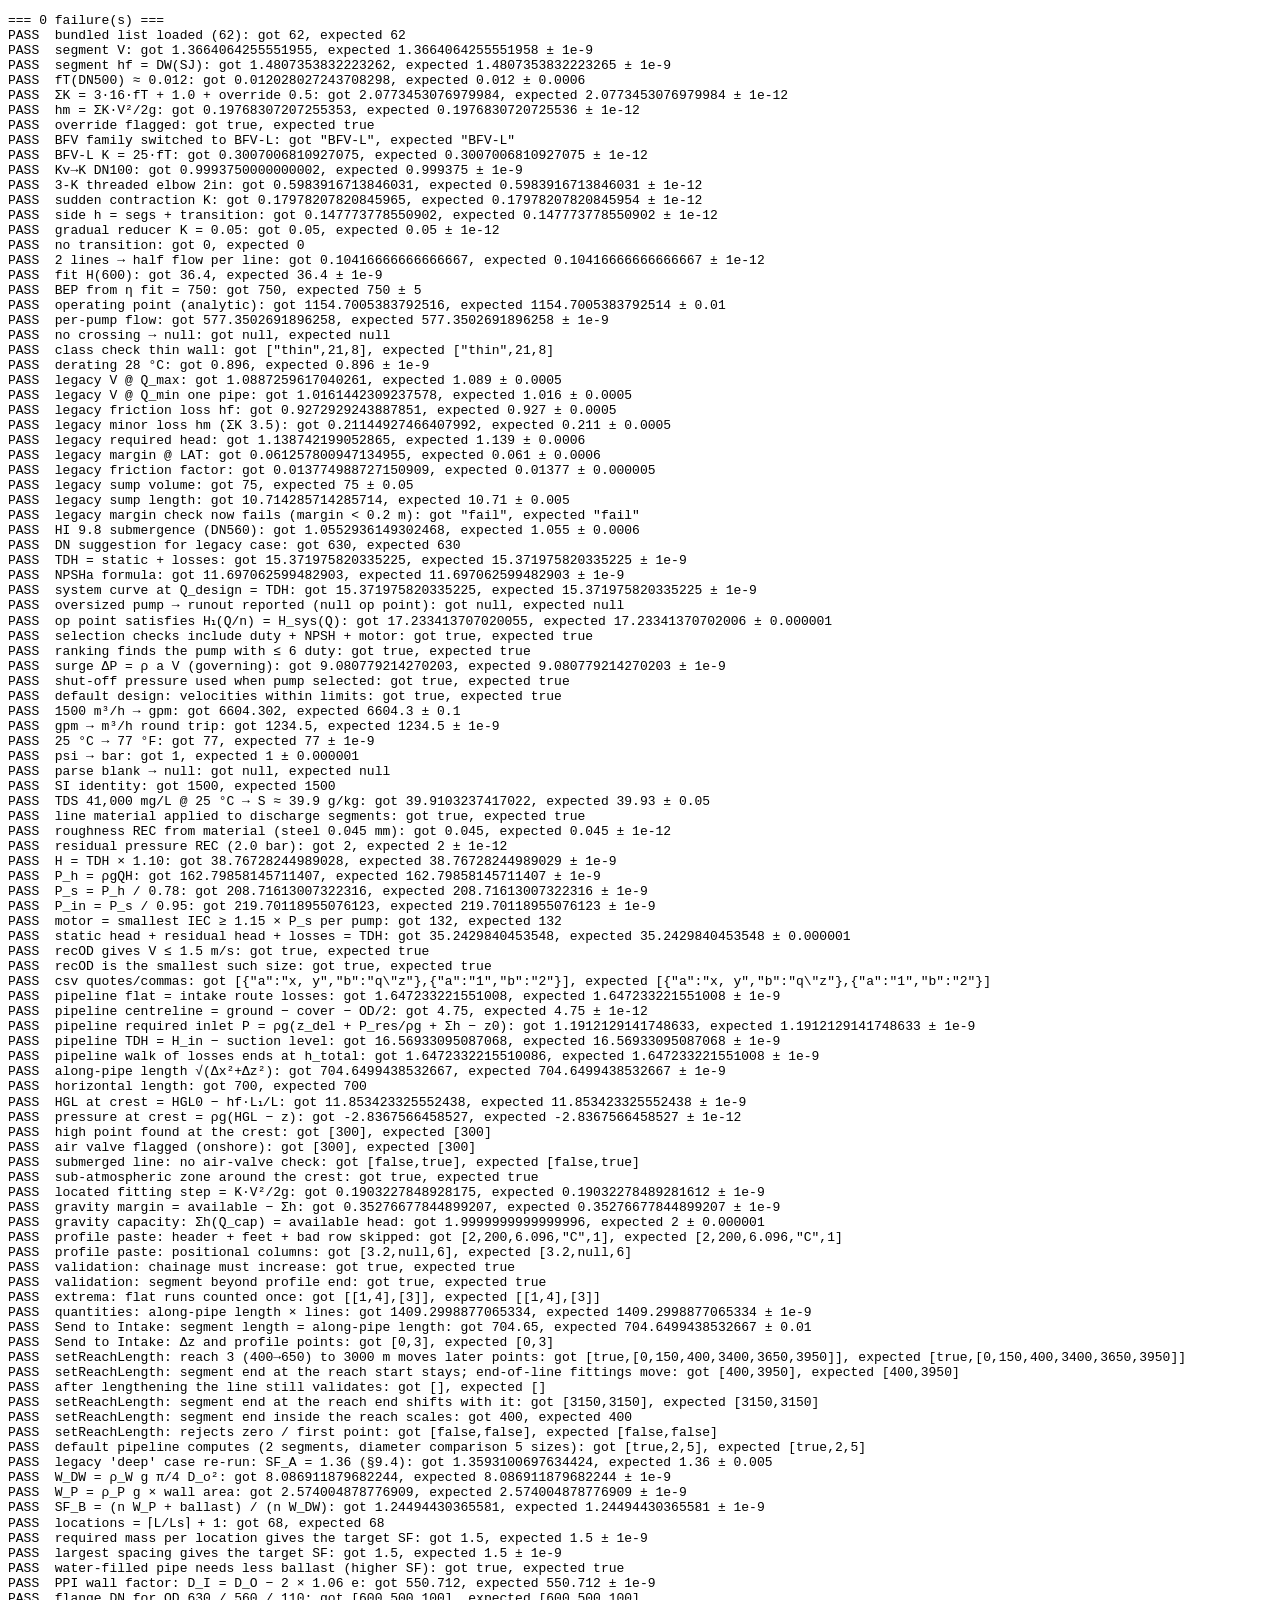
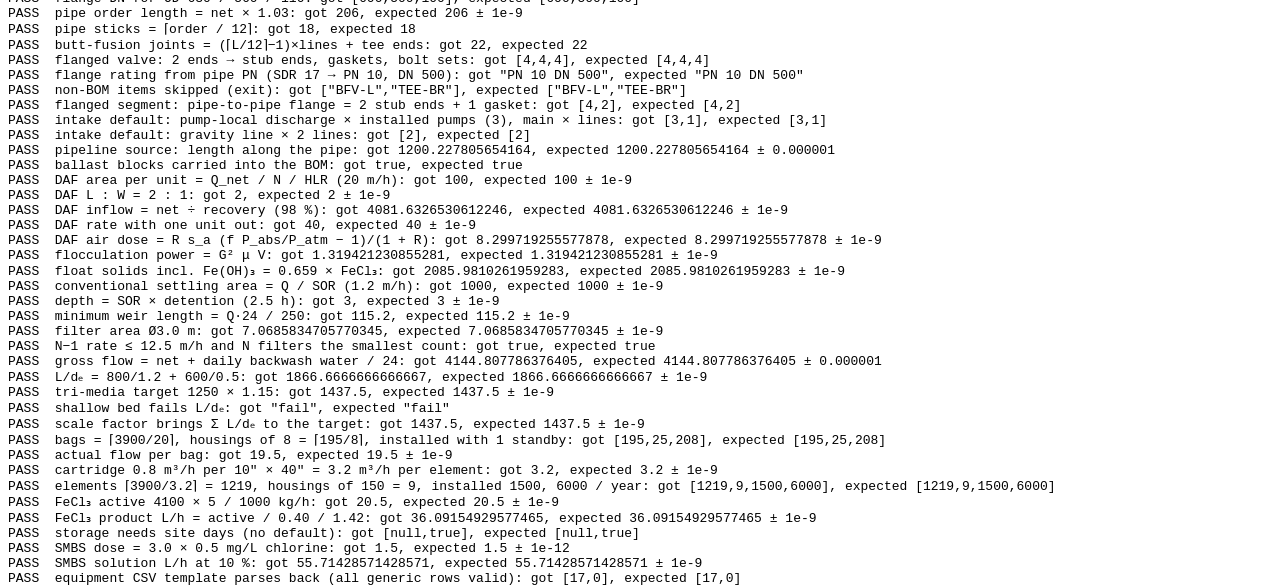
<file: tests/engine_test.html>
<!DOCTYPE html><html><head><meta charset="utf-8"><title>engine tests</title></head><body>
<pre id="out"></pre>
<script src="../assets/js/core/util.js"></script>
<script src="../assets/js/core/units.js"></script>
<script src="../assets/js/core/hydraulics.js"></script>
<script src="../assets/js/core/pipes.js"></script>
<script src="../assets/js/core/fluids.js"></script>
<script src="../assets/js/core/csv.js"></script>
<script src="../assets/data/fittings/recommended_v1.js"></script>
<script src="../assets/js/core/values.js"></script>
<script src="../assets/js/core/fittings.js"></script>
<script src="../assets/js/core/pipeclass.js"></script>
<script src="../assets/js/core/route.js"></script>
<script src="../assets/js/core/pumpcurve.js"></script>
<script>window.RO.registerModule = () => {};</script>
<script src="../modules/intake/intake_calc.js"></script>
<script src="../modules/pipeline/pipeline_calc.js"></script>
<script src="../modules/buoyancy/buoyancy_calc.js"></script>
<script src="../modules/bom/bom_calc.js"></script>
<script src="../assets/js/core/api.js"></script>
<script src="../assets/js/core/equiplib.js"></script>
<script src="../modules/pretreat/pretreat_calc.js"></script>
<script>
/* Engine unit tests (no server needed). Open in a browser or headless Chrome; results in #out. */
const out = []; let fails = 0;
const near = (n, got, exp, tol) => { const ok = Math.abs(got - exp) <= tol; if (!ok) fails++; out.push(`${ok ? "PASS" : "FAIL"}  ${n}: got ${got}, expected ${exp} ± ${tol}`); };
const eq = (n, got, exp) => { const ok = JSON.stringify(got) === JSON.stringify(exp); if (!ok) fails++; out.push(`${ok ? "PASS" : "FAIL"}  ${n}: got ${JSON.stringify(got)}, expected ${JSON.stringify(exp)}`); };
(async () => {
try {
  const G = 9.81;
  await RO.fittings.loadRecommended();
  eq("bundled list loaded (62)", RO.fittings.active().items.length, 62);
  const F = RO.fluids.compute({ preset: "sea", T_C: 28, S_gkg: 40 });

  // --- single segment = hand calc (DN500 SDR17, 750 m3/h, 550 m, no fittings)
  const seg = RO.route.newSegment({ name: "S1", dn: 500, sdr: 17, L_m: 550 });
  const Q = 750 / 3600;
  const r = RO.route.evalSegment(seg, Q, F);
  const D = 0.4406, V = Q / (Math.PI * D * D / 4), Re = V * D / F.nu, f = RO.hyd.swameeJain(1.5e-6, D, Re);
  near("segment V", r.V, V, 1e-9);
  near("segment hf = DW(SJ)", r.hf, f * 550 / D * V * V / (2 * G), 1e-9);

  // --- Crane K: 90° LR elbow n=16 at D=0.4406 → n·fT
  const fT = 0.25 / Math.pow(Math.log10(0.045e-3 / (3.7 * D)), 2);
  near("fT(DN500) ≈ 0.012", fT, 0.0120, 0.0006);
  const s2 = RO.route.newSegment({ dn: 500, sdr: 17, L_m: 0, fittings: [{ code: "ELB90-LR", qty: 3 }, { code: "EXIT", qty: 1 }, { code: "GATE", qty: 1, k: 0.5 }] });
  const r2 = RO.route.evalSegment(s2, Q, F);
  near("ΣK = 3·16·fT + 1.0 + override 0.5", r2.sumK, 48 * fT + 1.0 + 0.5, 1e-12);
  near("hm = ΣK·V²/2g", r2.hm, r2.sumK * V * V / (2 * G), 1e-12);
  eq("override flagged", r2.fits.find(x => x.code === "GATE").overridden, true);

  // --- size-ranged family: BFV-S requested on OD 500 → BFV-L (n=25)
  const s3 = RO.route.newSegment({ dn: 500, sdr: 17, L_m: 0, fittings: [{ code: "BFV-S", qty: 1 }] });
  const r3 = RO.route.evalSegment(s3, Q, F);
  eq("BFV family switched to BFV-L", r3.fits[0].code, "BFV-L");
  near("BFV-L K = 25·fT", r3.fits[0].K, 25 * fT, 1e-12);

  // --- Kv: DN100 Kv 400 → K ≈ 1.0 (equations.md §4.6)
  const kvItem = RO.fittings.resolve("CTRL", 110).item;
  near("Kv→K DN100", RO.fittings.kOf(kvItem, 0.1, 1e5, { kv: 400 }).K, 1.599e9 * 1e-4 / 160000, 1e-9);
  // --- 3-K
  const k3 = RO.fittings.kOf({ basis: "3k", k1: 800, ki: 0.14, kd: 4 }, 0.0525, 1e5).K;
  near("3-K threaded elbow 2in", k3, 800 / 1e5 + 0.14 * (1 + 4 / Math.pow(0.0525 / 0.0254, 0.3)), 1e-12);

  // --- transitions: DN500→DN400 sudden contraction and gradual
  const side = { nLines: 1, transition: "sudden", segments: [RO.route.newSegment({ name: "A", dn: 500, sdr: 17, L_m: 10 }), RO.route.newSegment({ name: "B", dn: 400, sdr: 17, L_m: 10 })] };
  let sd = RO.route.evalSide(side, Q, F);
  const D1 = 0.4406, D2 = 400 - 2 * 23.7; const d2 = D2 / 1000;
  const V2 = Q / (Math.PI * d2 * d2 / 4);
  near("sudden contraction K", sd.trans[0].K, 0.5 * (1 - (d2 / D1) ** 2), 1e-12);
  near("side h = segs + transition", sd.h, sd.segs[0].h + sd.segs[1].h + sd.trans[0].K * V2 * V2 / (2 * G), 1e-12);
  side.transition = "gradual"; sd = RO.route.evalSide(side, Q, F);
  near("gradual reducer K = 0.05", sd.trans[0].K, 0.05, 1e-12);
  side.transition = "none"; sd = RO.route.evalSide(side, Q, F);
  eq("no transition", sd.trans.length, 0);
  // parallel lines split the flow
  side.nLines = 2; sd = RO.route.evalSide(side, Q, F);
  near("2 lines → half flow per line", sd.Qline, Q / 2, 1e-12);

  // --- pump curve: exact quadratic H = 40 − 1e-5 Q² recovered
  const pts = [0, 250, 500, 750, 1000].map(q => ({ q_m3h: q, h_m: 40 - 1e-5 * q * q, eff_pct: 80 - 8e-5 * (q - 750) ** 2 }));
  const pf = RO.pumpcurve.fit({ points: pts });
  near("fit H(600)", pf.head(600), 40 - 1e-5 * 360000, 1e-9);
  near("BEP from η fit = 750", pf.bep, 750, 5);
  // system H = 10 + 2e-5 Q², 2 pumps: 40 − 1e-5 (Q/2)² = 10 + 2e-5 Q² → Q² (2e-5 + 2.5e-6) = 30
  const op = RO.pumpcurve.operatingPoint(pf, 2, Qt => 10 + 2e-5 * Qt * Qt);
  near("operating point (analytic)", op.Q, Math.sqrt(30 / 2.25e-5), 0.01);
  near("per-pump flow", op.Q1, op.Q / 2, 1e-9);
  eq("no crossing → null", RO.pumpcurve.operatingPoint(pf, 1, () => 100), null);

  // --- class check (same as v1 module): OD500 e=28 → thin → SDR21 PN8
  const cc = RO.pipeclass.classCheck({ OD: 500, e: 28, grade: "PE100", T: 28, k_surge: 1 });
  eq("class check thin wall", [cc.catStatus, cc.rated, cc.PN_rated], ["thin", 21, 8]);
  near("derating 28 °C", cc.fT, 0.896, 1e-9);

  // --- REGRESSION vs legacy/intake_calc_original.html (gravity tab, defaults, DN560 SDR17)
  // Legacy fluid: rhoOf(28) = 1024.4, nuOf(28) = 1.79e-6/(1+0.033·8+0.00022·64) (legacy formula incl. its T−20 offset)
  const nuLegacy = 1.79e-6 / (1 + 0.033 * 8 + 0.00022 * 64);
  const FL = RO.fluids.compute({ preset: "custom", T_C: 28, rho: 1024.4, nu_cSt: nuLegacy * 1e6, K_GPa: 2.2 });
  const S0 = RO.intakeCalc.defaultState();
  S0.routes.gravity.segments[0].dn = 560;
  const gr = RO.intakeCalc.computeGravity(S0, FL);
  // legacy displayed values (3 d.p.): V 1.089, V_qmin 1.016, H_req 1.139, hf 0.927, hm 0.211, margin 0.061, f 0.01377, sump 75.0 / 10.71
  near("legacy V @ Q_max", gr.main.V, 1.089, 0.0005);
  near("legacy V @ Q_min one pipe", gr.V_qmin, 1.016, 0.0005);
  near("legacy friction loss hf", gr.hf, 0.927, 0.0005);
  near("legacy minor loss hm (ΣK 3.5)", gr.hm, 0.211, 0.0005);
  near("legacy required head", gr.H_required, 1.139, 0.0006);
  near("legacy margin @ LAT", gr.margin_LAT, 0.061, 0.0006);
  near("legacy friction factor", gr.main.f, 0.01377, 0.000005);
  near("legacy sump volume", gr.V_sump, 75.0, 0.05);
  near("legacy sump length", gr.sump_length, 10.71, 0.005);
  eq("legacy margin check now fails (margin < 0.2 m)", gr.checks[0].status, "fail");
  near("HI 9.8 submergence (DN560)", gr.S_min, 1.055, 0.0006);
  const sug = RO.intakeCalc.suggestGravityDN(S0, FL);
  eq("DN suggestion for legacy case", sug.dn, 630);

  // --- pump station + selection end-to-end (default state, seawater)
  const S1 = RO.intakeCalc.defaultState();
  const st = RO.intakeCalc.computeStation(S1, F);
  near("TDH = static + losses", st.TDH_min, (S1.station.z_delivery - S1.levels.sump_min) + st.evS.h + st.evD.h, 1e-9);
  near("NPSHa formula", st.NPSHa, (101325 / (F.rho * G)) + (S1.levels.sump_min - S1.station.z_pump) - st.evS.h - F.Pv / (F.rho * G), 1e-9);
  const hsys = st.sysH(S1.levels.sump_min);
  near("system curve at Q_design = TDH", hsys(S1.flow.Q_design), st.TDH_min, 1e-9);
  // A pump that suits the default duty (≈ 1500 m³/h total, TDH ≈ 15 m with 2 duty)
  eq("oversized pump → runout reported (null op point)", RO.intakeCalc.computeSelection(S1, F, st,
     { points: [0, 500, 1000].map(q => ({ q_m3h: q, h_m: 40 - 1e-5 * q * q })) }).opMax, null);
  const pumpPts = [0, 250, 500, 750, 900, 1000].map(q => ({ q_m3h: q, h_m: 30 - 1.5e-5 * q * q, eff_pct: 80 - 0.00006 * (q - 750) ** 2, npshr_m: 2 + 3 * (q / 750) ** 2 }));
  const sel = RO.intakeCalc.computeSelection(S1, F, st, { vendor: "T", model: "t", motor_kw: 150, points: pumpPts });
  near("op point satisfies H₁(Q/n) = H_sys(Q)", sel.pf.head(sel.opMin.Q / 2), hsys(sel.opMin.Q), 1e-6);
  eq("selection checks include duty + NPSH + motor", ["Duty", "NPSH", "Motor"].every(k => sel.checks.some(c => c.name.includes(k))), true);
  const rk = RO.intakeCalc.rankPumps(S1, F, [{ vendor: "T", model: "t", motor_kw: 150, points: pumpPts }]);
  eq("ranking finds the pump with ≤ 6 duty", rk.length === 1 && rk[0].n >= 1, true);
  const su = RO.intakeCalc.computeSurge(S1, F, RO.intakeCalc.computeGravity(S1, F), st, sel);
  const gv = su.gov;
  near("surge ΔP = ρ a V (governing)", su.dPgov, F.rho * gv.a * gv.s.V / 1e5, 1e-9);
  eq("shut-off pressure used when pump selected", su.rows.every(r => r.P_shut !== null), true);
  eq("default design: velocities within limits", st.checks.filter(c => c.name.includes("velocity")).every(c => c.status !== "fail"), true);

  // --- units (SI ↔ Imperial round trips; SI stored internally)
  RO.units.set("imp");
  near("1500 m³/h → gpm", RO.units.toDisp("flow", 1500), 6604.3, 0.1);
  near("gpm → m³/h round trip", RO.units.toSI("flow", RO.units.toDisp("flow", 1234.5)), 1234.5, 1e-9);
  near("25 °C → 77 °F", RO.units.toDisp("temp", 25), 77, 1e-9);
  near("psi → bar", RO.units.parse("press", "14.50377"), 1, 1e-6);
  eq("parse blank → null", RO.units.parse("head", " "), null);
  RO.units.set("si");
  eq("SI identity", RO.units.toDisp("flow", 1500), 1500);

  // --- design basis → effective state, TDS → salinity
  near("TDS 41,000 mg/L @ 25 °C → S ≈ 39.9 g/kg", RO.intakeCalc.tdsToS(25, 41000), 39.93, 0.05);
  const S2 = RO.intakeCalc.defaultState();
  S2.line.material = "CS"; S2.line.eps_mm = null;
  const X = RO.intakeCalc.effective(S2);
  eq("line material applied to discharge segments", X.routes.discharge.segments.every(s => s.material === "CS" && s.custom === true), true);
  near("roughness REC from material (steel 0.045 mm)", X.routes.discharge.segments[0].eps_mm, 0.045, 1e-12);
  near("residual pressure REC (2.0 bar)", X.station.P_delivery, 2.0, 1e-12);

  // --- pump sizing chain (design: TDH × (1 + margin), P_h, P_s, P_in, IEC motor)
  const Fs = RO.fluids.compute({ preset: "sea", T_C: 25, S_gkg: 40 });
  const S3 = RO.intakeCalc.defaultState();
  const R3 = RO.intakeCalc.compute(S3, Fs, null);
  const sz = R3.sizing, st3 = R3.station;
  near("H = TDH × 1.10", sz.H, st3.TDH_min * 1.10, 1e-9);
  near("P_h = ρgQH", sz.Ph, Fs.rho * G * (1500 / 3600) * sz.H / 1000, 1e-9);
  near("P_s = P_h / 0.78", sz.Ps, sz.Ph / 0.78, 1e-9);
  near("P_in = P_s / 0.95", sz.Pin, sz.Ps / 0.95, 1e-9);
  eq("motor = smallest IEC ≥ 1.15 × P_s per pump", sz.motor, RO.intakeCalc.MOTORS.find(m => m >= sz.Ps1 * 1.15));
  near("static head + residual head + losses = TDH", sz.Hs + sz.hp + sz.hf + sz.hm, st3.TDH_min, 1e-6);
  // recommended OD: 750 m³/h per pump at 1.5 m/s, SDR 11 → smallest OD with V ≤ 1.5
  const od = RO.intakeCalc.recOD({ sdr: 11, custom: false }, 750 / 3600, 1.5);
  const eOd = RO.pipes.catalogueWall(od, 11).e, Dod = (od - 2 * eOd) / 1000;
  eq("recOD gives V ≤ 1.5 m/s", (750 / 3600) / (Math.PI * Dod * Dod / 4) <= 1.5, true);
  const prev = RO.pipes.ISO_OD_LIST[RO.pipes.ISO_OD_LIST.indexOf(od) - 1], ePrev = RO.pipes.catalogueWall(prev, 11).e, Dp = (prev - 2 * ePrev) / 1000;
  eq("recOD is the smallest such size", (750 / 3600) / (Math.PI * Dp * Dp / 4) > 1.5, true);

  // --- CSV parser
  const rows = RO.csv.parseObjects('﻿a,b\n"x, y","q""z"\n1,2\n');
  eq("csv quotes/commas", rows, [{ a: "x, y", b: 'q"z' }, { a: "1", b: "2" }]);

  // --- PIPELINE DESIGN (PRD §8A.4, equations.md §5A)
  const PC = RO.pipelineCalc, Fp = RO.fluids.compute({ preset: "sea", T_C: 25, S_gkg: 40 }), rgp = Fp.rho * G;
  const fits3 = [{ code: "ELB90-LR", qty: 3, k: null, kv: null, x: null }, { code: "EXIT", qty: 1, k: null, kv: null, x: null }];
  // 1) flat single segment reproduces the Intake route engine
  const P1 = PC.defaultState();
  Object.assign(P1, { mode: "pumped", flow: { Q_design: 750, Q_min: 750, Q_max: 750, nLines: 1 }, start: { type: "level", level: 0, pressure: null },
    end: { type: "delivery", z: 5, residual: 1.0, level: null }, line: { material: "PE100", eps_mm: null, cover: 1.0, submerged: false, transition: "gradual" },
    profile: [{ x: 0, ground: 6, cover: null, z: null, label: "" }, { x: 550, ground: 6, cover: null, z: null, label: "" }],
    segments: [{ name: "S1", x1: null, dn: 500, sdr: 17, custom: false, od_mm: 500, e_mm: 29.7, joint: "butt_fusion", fittings: fits3 }] });
  const R1 = PC.compute(P1, Fp);
  const evI = RO.route.evalSide({ nLines: 1, transition: "gradual", segments: [RO.route.newSegment({ dn: 500, sdr: 17, L_m: 550, fittings: fits3.map(f => ({ code: f.code, qty: f.qty })) })] }, 750 / 3600, Fp);
  near("pipeline flat = intake route losses", R1.hTotal, evI.h, 1e-9);
  near("pipeline centreline = ground − cover − OD/2", R1.geo.pts[0].z, 6 - 1 - 0.25, 1e-12);
  near("pipeline required inlet P = ρg(z_del + P_res/ρg + Σh − z0)", R1.Pin, rgp * (5 + 1e5 / rgp + evI.h - 4.75) / 1e5, 1e-9);
  near("pipeline TDH = H_in − suction level", R1.TDH, 5 + 1e5 / rgp + evI.h - 0, 1e-9);
  near("pipeline walk of losses ends at h_total", R1.HGL0 - R1.stations[R1.stations.length - 1].HGL, R1.hTotal, 1e-9);
  // 2) worked example with a high point (hand calc)
  const P2 = JSON.parse(JSON.stringify(P1));
  P2.flow.Q_design = 1000;
  P2.profile = [{ x: 0, ground: null, cover: null, z: 0, label: "" }, { x: 300, ground: null, cover: null, z: 40, label: "crest" }, { x: 700, ground: null, cover: null, z: 0, label: "" }];
  P2.segments[0].fittings = [];
  P2.end = { type: "level", z: null, residual: null, level: 10 };
  const R2 = PC.compute(P2, Fp);
  const L1 = Math.hypot(300, 40), L2 = Math.hypot(400, 40);
  near("along-pipe length √(Δx²+Δz²)", R2.La, L1 + L2, 1e-9);
  eq("horizontal length", R2.Lh, 700);
  const e2 = RO.route.evalSegment(RO.route.newSegment({ dn: 500, sdr: 17, L_m: L1 + L2 }), 1000 / 3600, Fp);
  const crest = R2.stations.find(s => s.x === 300);
  near("HGL at crest = HGL0 − hf·L₁/L", crest.HGL, 10 + e2.hf - e2.hf * L1 / (L1 + L2), 1e-9);
  near("pressure at crest = ρg(HGL − z)", crest.p, rgp * (crest.HGL - 40) / 1e5, 1e-12);
  eq("high point found at the crest", R2.extrema.highs.map(p => p.x), [300]);
  eq("air valve flagged (onshore)", R2.checks.find(c => c.key === "av").list, [300]);
  const P2s = JSON.parse(JSON.stringify(P2)); P2s.line.submerged = true;
  const R2s = PC.compute(P2s, Fp);
  eq("submerged line: no air-valve check", [!!R2s.checks.find(c => c.key === "av"), !!R2s.checks.find(c => c.key === "sub")], [false, true]);
  eq("sub-atmospheric zone around the crest", R2.zones.length === 1 && R2.zones[0].x0 < 300 && R2.zones[0].x1 > 300, true);
  // 3) located fitting = step of K·V²/2g at its chainage
  const P3 = JSON.parse(JSON.stringify(P1)); P3.segments[0].fittings = [{ code: "GATE", qty: 1, k: 2.0, kv: null, x: 200 }];
  const R3p = PC.compute(P3, Fp), at = R3p.stations.filter(s => s.x === 200);
  near("located fitting step = K·V²/2g", at[0].HGL - at[1].HGL, 2.0 * R3p.segs[0].ev.V ** 2 / (2 * G), 1e-9);
  // 4) gravity: margin and capacity root
  const P4 = JSON.parse(JSON.stringify(P1));
  Object.assign(P4, { mode: "gravity", start: { type: "level", level: 12, pressure: null }, end: { type: "level", z: null, residual: null, level: 10 } });
  const R4 = PC.compute(P4, Fp);
  near("gravity margin = available − Σh", R4.margin, 2 - R4.hTotal, 1e-9);
  near("gravity capacity: Σh(Q_cap) = available head", RO.route.evalSide(R4.side, R4.Qcap / 3600, Fp).h, 2, 1e-6);
  // 5) parsing, validation, extrema
  const pr = PC.parseProfileRows([["Chainage (ft)", "Ground level (ft)", "Label"], ["0", "10", "A"], ["328.084", "x", "B"], ["656.168", "20", "C"]], false);
  eq("profile paste: header + feet + bad row skipped", [pr.points.length, +pr.points[1].x.toFixed(3), +pr.points[1].ground.toFixed(4), pr.points[1].label, pr.errors.length], [2, 200, 6.096, "C", 1]);
  const pp = PC.parseProfileRows([["0", "5", "", "3.2", "start"], ["100", "6"]], false);
  eq("profile paste: positional columns", [pp.points[0].z, pp.points[0].cover, pp.points[1].ground], [3.2, null, 6]);
  const bad = JSON.parse(JSON.stringify(P1)); bad.profile[1].x = 0;
  eq("validation: chainage must increase", /must increase/.test(PC.validate(PC.effective(bad)).join()), true);
  const bad2 = JSON.parse(JSON.stringify(P1)); bad2.segments = [Object.assign({}, bad2.segments[0], { x1: 900 }), PC.newSegment(bad2.segments[0])];
  eq("validation: segment beyond profile end", /beyond the profile end/.test(PC.validate(PC.effective(bad2)).join()), true);
  const ex = PC.extrema([0, 5, 5, 2, 8, 8, 8, 1].map((z, k) => ({ x: k, z })));
  eq("extrema: flat runs counted once", [ex.highs.map(p => p.x), ex.lows.map(p => p.x)], [[1, 4], [3]]);
  // 6) quantities and Send to Intake
  const P6 = JSON.parse(JSON.stringify(P2)); P6.flow.nLines = 2;
  const R6 = PC.compute(P6, Fp);
  near("quantities: along-pipe length × lines", R6.quantities.pipes[0].La, 2 * (L1 + L2), 1e-9);
  const tr = PC.toIntakeRoute(P6, R6);
  near("Send to Intake: segment length = along-pipe length", tr.segments[0].L_m, L1 + L2, 0.01);
  eq("Send to Intake: Δz and profile points", [tr.segments[0].dz_m, tr.profile.pts.length], [0, 3]);
  // reach length editing: later points, segment ends and located fittings move with it
  const L1s = PC.defaultState();
  eq("setReachLength: reach 3 (400→650) to 3000 m moves later points", [PC.setReachLength(L1s, 3, 3000), L1s.profile.map(p => p.x)], [true, [0, 150, 400, 3400, 3650, 3950]]);
  eq("setReachLength: segment end at the reach start stays; end-of-line fittings move", [L1s.segments[0].x1, L1s.segments[1].fittings[1].x], [400, 3950]);
  eq("after lengthening the line still validates", PC.validate(PC.effective(L1s)), []);
  const L2s = PC.defaultState(); PC.setReachLength(L2s, 2, 3000);
  eq("setReachLength: segment end at the reach end shifts with it", [L2s.segments[0].x1, L2s.profile[2].x], [3150, 3150]);
  const L3s = PC.defaultState(); L3s.segments[0].x1 = 275; PC.setReachLength(L3s, 2, 500);
  eq("setReachLength: segment end inside the reach scales", L3s.segments[0].x1, 400);
  eq("setReachLength: rejects zero / first point", [PC.setReachLength(PC.defaultState(), 2, 0), PC.setReachLength(PC.defaultState(), 0, 100)], [false, false]);
  const R0 = PC.compute(PC.defaultState(), Fp);
  eq("default pipeline computes (2 segments, diameter comparison 5 sizes)", [!R0.errors, R0.segs.length, R0.compare.rows.length], [true, 2, 5]);

  // --- SUPPORTS & BUOYANCY (equations.md §9.5)
  const BC = RO.buoyancyCalc;
  const Pb = { rhoW: 1025, rhoB: 2400, rhoP: 960, sf: 1.5, wf: 1.0, rhoG: 1325, rhoC: 1025, def: "A" };
  const deep = BC.section(BC.newSection({ name: "deep", custom: true, od: 32, e_mm: 3.0, bundle: 3, piece_kg: 12, pieces: 1, spacing: 3, L: 200, contents: "air" }), Pb);
  near("legacy 'deep' case re-run: SF_A = 1.36 (§9.4)", deep.SF_A, 1.36, 0.005);
  const Ao = Math.PI / 4 * 0.032 ** 2, Aw = Ao - Math.PI / 4 * 0.026 ** 2;
  near("W_DW = ρ_W g π/4 D_o²", deep.WDW, 1025 * G * Ao, 1e-9);
  near("W_P = ρ_P g × wall area", deep.WP, 960 * G * Aw, 1e-9);
  near("SF_B = (n W_P + ballast) / (n W_DW)", deep.SF_B, (3 * deep.WP + 12 * G * (1 - 1025 / 2400) / 3) / (3 * deep.WDW), 1e-9);
  eq("locations = ⌈L/Ls⌉ + 1", deep.N, 68);
  const reqd = BC.section(BC.newSection({ name: "r", custom: true, od: 32, e_mm: 3.0, bundle: 3, piece_kg: deep.reqLoc, pieces: 1, spacing: 3, L: 200 }), Pb);
  near("required mass per location gives the target SF", reqd.SF_A, 1.5, 1e-9);
  near("largest spacing gives the target SF", BC.section(BC.newSection({ custom: true, od: 32, e_mm: 3.0, bundle: 3, piece_kg: 12, pieces: 1, spacing: deep.maxSpacing, L: 200 }), Pb).SF_A, 1.5, 1e-9);
  const wet = BC.section(BC.newSection({ custom: true, od: 32, e_mm: 3.0, bundle: 3, piece_kg: 12, pieces: 1, spacing: 3, L: 200, contents: "water" }), Pb);
  eq("water-filled pipe needs less ballast (higher SF)", wet.SF_A > deep.SF_A, true);
  const wf = BC.section(BC.newSection({ od: 630, sdr: 17, bundle: 1 }), Object.assign({}, Pb, { wf: 1.06 }));
  near("PPI wall factor: D_I = D_O − 2 × 1.06 e", wf.Di, 630 - 2 * 1.06 * RO.pipes.catalogueWall(630, 17).e, 1e-9);
  // --- BILL OF MATERIALS (equations.md §9B)
  const BM = RO.bomCalc;
  eq("flange DN for OD 630 / 560 / 110", [BM.dnFor(630), BM.dnFor(560), BM.dnFor(110)], [600, 500, 100]);
  const segB = o => Object.assign({ source: "t", name: "s", material: "PE100", OD: 500, e: RO.pipes.catalogueWall(500, 17).e, sdr: 17, custom: false, L: 100, joint: "butt_fusion", mult: 2, fittings: [] }, o);
  const B1 = BM.build({ stick_m: 12, allowance_pct: 3, segs: [segB({ fittings: [{ code: "BFV-L", qty: 1 }, { code: "TEE-BR", qty: 1 }, { code: "EXIT", qty: 1 }] })] });
  near("pipe order length = net × 1.03", B1.pipes[0].order, 200 * 1.03, 1e-9);
  eq("pipe sticks = ⌈order / 12⌉", B1.pipes[0].sticks, 18);
  const qs = (rows, pred) => rows.filter(pred).reduce((a, r) => a + r.qty, 0);
  eq("butt-fusion joints = (⌈L/12⌉−1)×lines + tee ends", qs(B1.joints, j => j.type === "butt_fusion"), 8 * 2 + 3 * 2);
  eq("flanged valve: 2 ends → stub ends, gaskets, bolt sets", [qs(B1.flanges, f => /Stub/.test(f.item)), qs(B1.flanges, f => f.item === "Gasket"), qs(B1.flanges, f => /Bolt/.test(f.item))], [4, 4, 4]);
  eq("flange rating from pipe PN (SDR 17 → PN 10, DN 500)", B1.flanges[0].rating + " " + B1.flanges.find(f => f.item === "Gasket").size, "PN 10 DN 500");
  eq("non-BOM items skipped (exit)", B1.fittings.map(f => f.code).sort(), ["BFV-L", "TEE-BR"]);
  const B2 = BM.build({ stick_m: 12, allowance_pct: 0, segs: [segB({ joint: "flanged", L: 30, mult: 1 })] });
  eq("flanged segment: pipe-to-pipe flange = 2 stub ends + 1 gasket", [qs(B2.flanges, f => /Stub/.test(f.item)), qs(B2.flanges, f => f.item === "Gasket")], [4, 2]);
  const I = BM.fromIntake(RO.intakeCalc.defaultState());
  eq("intake default: pump-local discharge × installed pumps (3), main × lines", I.segs.filter(s => s.source === "Intake · discharge").map(s => s.mult), [3, 1]);
  eq("intake default: gravity line × 2 lines", I.segs.filter(s => /gravity/.test(s.source)).map(s => s.mult), [2]);
  const Pl = BM.fromPipeline(PC.defaultState());
  near("pipeline source: length along the pipe", Pl.segs.reduce((a, s) => a + s.L, 0), R0.La, 1e-6);
  const Bb = BM.build({ segs: [], buoyancy: RO.buoyancyCalc.compute(RO.buoyancyCalc.defaultState(), Fp) });
  eq("ballast blocks carried into the BOM", Bb.blocks.length === 1 && Bb.blocks[0].pieces > 0, true);

  // --- PRETREATMENT (equations.md §11, Pretreatment PRD v0.2)
  const PT = RO.pretreatCalc, S0p = PT.defaultState();
  const d1 = PT.daf(Object.assign({}, S0p.daf, { Q: 4000, N: 2 }), Fp);
  near("DAF area per unit = Q_net / N / HLR (20 m/h)", d1.A, 100, 1e-9);
  near("DAF L : W = 2 : 1", d1.L / d1.W, 2, 1e-9);
  near("DAF inflow = net ÷ recovery (98 %)", d1.Qin, 4000 / 0.98, 1e-9);
  near("DAF rate with one unit out", d1.rateN1, 40, 1e-9);
  near("DAF air dose = R s_a (f P_abs/P_atm − 1)/(1 + R)", d1.air, 0.12 * 18.7 * (0.8 * 6.51325 / 1.01325 - 1) / 1.12, 1e-9);
  near("flocculation power = G² μ V", d1.coag.Pf, 50 * 50 * Fp.mu * (4000 / 0.98 / 60 * 8) / 1000, 1e-9);
  near("float solids incl. Fe(OH)₃ = 0.659 × FeCl₃", d1.sludge, 4000 / 0.98 * 24 * (20 * 0.9 + 106.87 / 162.2 * 5) / 1000, 1e-9);
  const s1 = PT.sedimentation(Object.assign({}, S0p.sedimentation, { Q: 1200, N: 2, type: "conventional" }), Fp);
  near("conventional settling area = Q / SOR (1.2 m/h)", s1.A, 1000, 1e-9);
  near("depth = SOR × detention (2.5 h)", s1.depth, 3.0, 1e-9);
  near("minimum weir length = Q·24 / 250", s1.weirMin, 1200 * 24 / 250, 1e-9);
  const m1 = PT.media(S0p.media);
  near("filter area Ø3.0 m", m1.A, Math.PI * 9 / 4, 1e-9);
  eq("N−1 rate ≤ 12.5 m/h and N filters the smallest count", m1.vN1 <= 12.5 && m1.vN <= 10 && (m1.Qg / ((m1.N - 2) * m1.A) > 12.5 || m1.Qg / ((m1.N - 1) * m1.A) > 10), true);
  near("gross flow = net + daily backwash water / 24", m1.Qg, 4000 + m1.N * m1.A * (45 * 10 + m1.vn * 5) / 60 * 24 / 24 / 24, 1e-6);
  near("L/dₑ = 800/1.2 + 600/0.5", m1.ld.sum, 800 / 1.2 + 600 / 0.5, 1e-9);
  const m2 = PT.media(Object.assign({}, S0p.media, { media: "tri", fine: true, anth: { depth: 0.5, es: 1.2 }, sand: { depth: 0.2, es: 0.6 } }));
  near("tri-media target 1250 × 1.15", m2.ld.target, 1250 * 1.15, 1e-9);
  eq("shallow bed fails L/dₑ", m2.checks.find(c => c.key === "ld").status, "fail");
  near("scale factor brings Σ L/dₑ to the target", m2.ld.layers.reduce((a, l) => a + l.depth * m2.ld.scale * 1000 / l.es, 0), m2.ld.target, 1e-9);
  const b1 = PT.bag(Object.assign({}, S0p.bag, { Q: 3900 }), 5);
  eq("bags = ⌈3900/20⌉, housings of 8 = ⌈195/8⌉, installed with 1 standby", [b1.n, b1.nh, b1.installed], [195, 25, 208]);
  near("actual flow per bag", b1.q, 3900 / 200, 1e-9);
  const c1 = PT.cartridge(Object.assign({}, S0p.cartridge, { Q: 3900 }));
  near("cartridge 0.8 m³/h per 10\" × 40\" = 3.2 m³/h per element", c1.qe, 3.2, 1e-9);
  eq("elements ⌈3900/3.2⌉ = 1219, housings of 150 = 9, installed 1500, 6000 / year", [c1.n, c1.nh, c1.installed, c1.perYear], [1219, 9, 1500, 6000]);
  const fe = PT.dosingRow(S0p.dosing.rows[1]);
  near("FeCl₃ active 4100 × 5 / 1000 kg/h", fe.ma, 20.5, 1e-9);
  near("FeCl₃ product L/h = active / 0.40 / 1.42", fe.Vp, 20.5 / 0.4 / 1.42, 1e-9);
  eq("storage needs site days (no default)", [fe.storage, fe.checks.some(c => c.key === "days")], [null, true]);
  const sm = PT.dosingRow(S0p.dosing.rows[4]);
  near("SMBS dose = 3.0 × 0.5 mg/L chlorine", sm.dose, 1.5, 1e-12);
  near("SMBS solution L/h at 10 %", sm.Vs, 3900 * 1.5 / 1000 / (0.10 * 1.05), 1e-9);
  const csv = RO.equiplib.parseCsv(RO.equiplib.templateCsv());
  eq("equipment CSV template parses back (all generic rows valid)", [csv.records.length, csv.errors.length], [RO.equiplib.GENERIC.length, 0]);
} catch (e) { fails++; out.push("EXCEPTION " + e.stack); }
out.unshift(`=== ${fails} failure(s) ===`);
document.getElementById("out").textContent = out.join("\n");
document.title = "DONE";
})();
</script></body></html>
</file>
